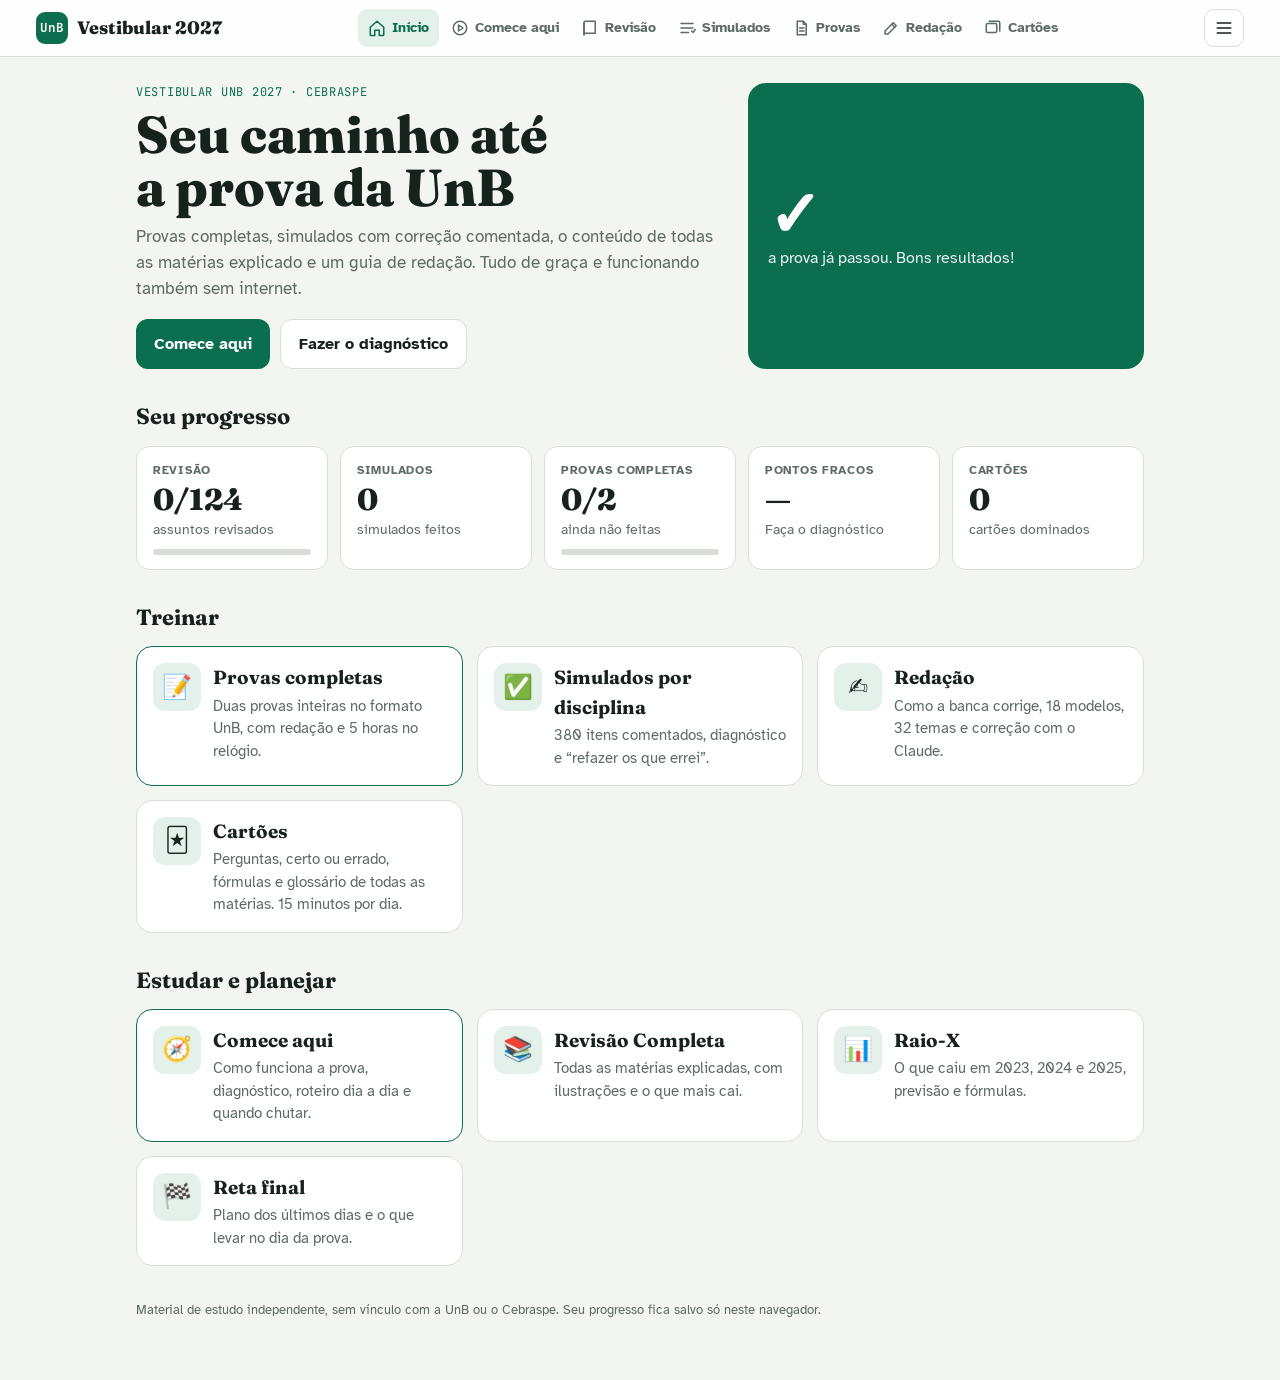
<file: index.html>
<!doctype html>
<html lang="pt-BR">
<head>
<meta charset="utf-8">
<meta name="viewport" content="width=device-width, initial-scale=1, viewport-fit=cover">
<style>[hidden]{display:none!important}</style>
<title>Revisão Vestibular UnB</title>
<meta name="description" content="Provas completas, simulados, revisão de todo o conteúdo e guia de redação para o Vestibular UnB.">
<meta name="theme-color" content="#0b6e4f">
<link rel="manifest" href="manifest.webmanifest">
<link rel="icon" href="assets/icon.svg" type="image/svg+xml">
<link rel="stylesheet" href="assets/site.css">
<link rel="preconnect" href="https://fonts.googleapis.com">
<link rel="stylesheet" href="https://fonts.googleapis.com/css2?family=Fraunces:opsz,wght@9..144,600;9..144,800&family=Atkinson+Hyperlegible:wght@400;700&family=JetBrains+Mono:wght@500&display=swap">
<style>
/* Layout: painel inicial. Herói com contagem, bloco "hoje" do roteiro, grade de progresso e grade de atalhos */
:root{--bg:#f3f5f1;--paper:#fff;--ink:#18221d;--muted:#5d6b63;--line:#d8ded8;--accent:#0b6e4f;--accent-soft:#e3f1ea;--ok:#0b7a3e;--bad:#b4442c;--warm:#a06d0c;
  --display:"Fraunces",Georgia,serif;--body:"Atkinson Hyperlegible",system-ui,sans-serif;--mono:"JetBrains Mono",ui-monospace,monospace}
@media (prefers-color-scheme:dark){:root:not([data-theme="light"]){--bg:#111814;--paper:#18211c;--ink:#e6ece8;--muted:#9aaaa1;--line:#2c3a33;--accent:#4fc79a;--accent-soft:#1b3328;--ok:#5fd38f;--bad:#f08a72;--warm:#e3b350;color-scheme:dark}}
:root[data-theme="dark"]{--bg:#111814;--paper:#18211c;--ink:#e6ece8;--muted:#9aaaa1;--line:#2c3a33;--accent:#4fc79a;--accent-soft:#1b3328;--ok:#5fd38f;--bad:#f08a72;--warm:#e3b350;color-scheme:dark}
*{box-sizing:border-box}
body{margin:0;background:var(--bg);color:var(--ink);font-family:var(--body);font-size:16px;line-height:1.55}
.wrap{max-width:1040px;margin:0 auto;padding:26px max(16px,env(safe-area-inset-right,0px)) 60px max(16px,env(safe-area-inset-left,0px))}
.hero{display:grid;grid-template-columns:minmax(0,1.5fr) minmax(0,1fr);gap:18px;align-items:stretch;margin-bottom:22px}
@media (max-width:760px){.hero{grid-template-columns:1fr}}
.hero h1{font-family:var(--display);font-weight:800;font-size:clamp(32px,6vw,52px);line-height:1.02;margin:6px 0 10px;text-wrap:balance}
.eyebrow{font-family:var(--mono);font-size:12px;color:var(--accent);letter-spacing:.06em;text-transform:uppercase}
.hero p{color:var(--muted);font-size:17px;margin:0 0 16px;max-width:56ch}
.count{background:var(--accent);color:var(--paper);border-radius:18px;padding:20px;display:flex;flex-direction:column;justify-content:center}
.count b{font-family:var(--display);font-size:64px;line-height:1}
.count span{font-size:16px;opacity:.92}
.btn{display:inline-flex;align-items:center;gap:8px;font:inherit;font-weight:700;background:var(--accent);color:var(--paper);border:0;border-radius:12px;padding:12px 18px;text-decoration:none}
.btn.ghost{background:var(--paper);color:var(--ink);border:1px solid var(--line)}
.btns{display:flex;flex-wrap:wrap;gap:10px}
.btn:focus-visible,a:focus-visible{outline:2px solid var(--accent);outline-offset:2px}
h2.sec{font-family:var(--display);font-weight:700;font-size:22px;margin:30px 0 12px}
.today{background:var(--paper);border:1px solid var(--line);border-left:5px solid var(--accent);border-radius:0 16px 16px 0;padding:16px 18px}
.today h3{font-family:var(--display);font-size:20px;margin:0 0 6px}
.today ul{margin:0;padding-left:20px}.today li{margin-bottom:5px}.today li.ok{color:var(--muted);text-decoration:line-through}
.today a{color:var(--accent);font-weight:700}
.stats{display:grid;grid-template-columns:repeat(auto-fit,minmax(min(100%,190px),1fr));gap:12px}
.stat{background:var(--paper);border:1px solid var(--line);border-radius:14px;padding:14px 16px;text-decoration:none;color:inherit;display:flex;flex-direction:column;gap:4px}
.stat:hover{border-color:var(--accent)}
.stat .k{font-size:12px;text-transform:uppercase;letter-spacing:.06em;color:var(--muted);font-weight:700}
.stat .v{font-family:var(--display);font-size:30px;font-weight:800;line-height:1.1}
.stat .s{font-size:13.5px;color:var(--muted)}
.stat i{display:block;height:6px;border-radius:3px;background:var(--line);overflow:hidden;margin-top:4px}.stat i b{display:block;height:100%;background:var(--accent)}
.tiles{display:grid;grid-template-columns:repeat(auto-fit,minmax(min(100%,280px),1fr));gap:14px}
a.tile{display:grid;grid-template-columns:48px 1fr;gap:12px;align-items:start;background:var(--paper);border:1px solid var(--line);border-radius:16px;padding:16px;color:inherit;text-decoration:none}
a.tile:hover{border-color:var(--accent);transform:translateY(-1px)}
a.tile .ic{display:grid;place-items:center;width:48px;height:48px;border-radius:12px;background:var(--accent-soft);font-size:24px}
a.tile h3{font-family:var(--display);font-size:19px;margin:0 0 2px}
a.tile p{margin:0;color:var(--muted);font-size:14.5px}
a.tile.main{border-color:var(--accent)}
footer{margin-top:34px;font-size:13px;color:var(--muted)}
@media (prefers-reduced-motion:no-preference){a.tile{transition:transform .15s,border-color .15s}}
</style>
</head>
<body>
<div class="wrap">
  <section class="hero">
    <div>
      <div class="eyebrow">Vestibular UnB 2027 · Cebraspe</div>
      <h1>Seu caminho até a prova da UnB</h1>
      <p>Provas completas, simulados com correção comentada, o conteúdo de todas as matérias explicado e um guia de redação. Tudo de graça e funcionando também sem internet.</p>
      <div class="btns" id="cta"></div>
    </div>
    <div class="count" id="count"><b id="days">—</b><span id="daysLbl">dias para a prova (21 e 22 de novembro)</span></div>
  </section>

  <div id="todayBox"></div>

  <h2 class="sec">Seu progresso</h2>
  <div class="stats" id="stats"></div>

  <h2 class="sec">Treinar</h2>
  <div class="tiles">
    <a class="tile main" href="prova.html"><span class="ic">📝</span><div><h3>Provas completas</h3><p>Duas provas inteiras no formato UnB, com redação e 5 horas no relógio.</p></div></a>
    <a class="tile" href="simulados.html"><span class="ic">✅</span><div><h3>Simulados por disciplina</h3><p>380 itens comentados, diagnóstico e “refazer os que errei”.</p></div></a>
    <a class="tile" href="redacao.html"><span class="ic">✍️</span><div><h3>Redação</h3><p>Como a banca corrige, 18 modelos, 32 temas e correção com o Claude.</p></div></a>
    <a class="tile" href="cartoes.html"><span class="ic">🃏</span><div><h3>Cartões</h3><p>Perguntas, certo ou errado, fórmulas e glossário de todas as matérias. 15 minutos por dia.</p></div></a>
  </div>
  <h2 class="sec">Estudar e planejar</h2>
  <div class="tiles">
    <a class="tile main" href="comece.html"><span class="ic">🧭</span><div><h3>Comece aqui</h3><p>Como funciona a prova, diagnóstico, roteiro dia a dia e quando chutar.</p></div></a>
    <a class="tile" href="revisao-completa.html"><span class="ic">📚</span><div><h3>Revisão Completa</h3><p>Todas as matérias explicadas, com ilustrações e o que mais cai.</p></div></a>
    <a class="tile" href="raio-x.html"><span class="ic">📊</span><div><h3>Raio-X</h3><p>O que caiu em 2023, 2024 e 2025, previsão e fórmulas.</p></div></a>
    <a class="tile" href="revisao-final.html"><span class="ic">🏁</span><div><h3>Reta final</h3><p>Plano dos últimos dias e o que levar no dia da prova.</p></div></a>
  </div>
  <footer>Material de estudo independente, sem vínculo com a UnB ou o Cebraspe. Seu progresso fica salvo só neste navegador.</footer>
</div>
<script src="assets/site.js"></script>
<script src="rev-base.js"></script><script src="rev-linguagens.js"></script><script src="rev-humanas.js"></script><script src="rev-comunicacao.js"></script><script src="rev-exatas.js"></script>
<script>
const L=SITE.ls;
/* contagem */
const exam=new Date(2026,10,21);const now=new Date();now.setHours(0,0,0,0);const d=Math.round((exam-now)/86400000);
document.getElementById("days").textContent=d>0?d:d===0||d===-1?"Hoje":"✓";
document.getElementById("daysLbl").textContent=d>1?"dias para a prova (21 e 22 de novembro)":d===1?"dia para a prova. Revisão leve e durma cedo!":d>=-1?"é dia de prova. Boa sorte!":"a prova já passou. Bons resultados!";
/* roteiro de hoje */
const R=L("roteiro",null);const dg=L("diag",null);
document.getElementById("cta").innerHTML=R?`<a class="btn" href="comece.html#roteiro">Ver meu roteiro</a><a class="btn ghost" href="prova.html">Fazer uma prova</a>`:`<a class="btn" href="comece.html">Comece aqui</a><a class="btn ghost" href="simulados.html#diagnostico">Fazer o diagnóstico</a>`;
if(R){const i=Math.min(R.plan.length-1,Math.max(0,Math.round((now-new Date(R.cfg.start))/86400000)));const day=R.plan[i];
  const done=day.t.filter((t,j)=>R.done[i+"-"+j]).length;
  document.getElementById("todayBox").innerHTML=`<div class="today"><div class="eyebrow">Hoje no seu roteiro · ${done} de ${day.t.length} feitas</div><h3>${day.title}</h3><ul>${day.t.map((t,j)=>`<li class="${R.done[i+"-"+j]?"ok":""}">${t[0]}</li>`).join("")}</ul><p style="margin:8px 0 0;font-size:14px"><a href="comece.html#roteiro">Marcar tarefas e ver os outros dias →</a></p></div>`;}
/* progresso */
const rev=L("rev-completa",{});const nRev=Object.values(rev).filter(Boolean).length;const TOT=REV.reduce((a,x)=>a+x.discs.reduce((b,d)=>b+d.topics.length,0),0);
const hist=L("sim-hist",{});const nSim=Object.keys(hist).length;const nErr=Object.keys(L("sim-erros",{})).length;
const ph=L("prova-hist",{});const nProva=Object.keys(ph).length;const bestP=Object.values(ph).map(x=>x.best);
const cards=Object.keys(L("cards-ok",{})).length;
let weak="Faça o diagnóstico";
if(dg){const w=Object.entries(dg.per).map(([id,p])=>[p.name,(p.ok-p.bad)/p.tot]).sort((a,b)=>a[1]-b[1]);weak=w.slice(0,2).map(x=>x[0]).join(" e ");}
const S=[
 ["Revisão",`${nRev}/${TOT}`,"assuntos revisados","revisao-completa.html",nRev/TOT],
 ["Simulados",nSim,nErr?`feitos · ${nErr} itens para refazer`:"simulados feitos","simulados.html",null],
 ["Provas completas",`${nProva}/2`,bestP.length?`melhor saldo ${Math.max(...bestP)}`:"ainda não feitas","prova.html",nProva/2],
 ["Pontos fracos",dg?"":"—",weak,dg?"comece.html#diagnostico":"simulados.html#diagnostico",null],
 ["Cartões",cards,"cartões dominados","cartoes.html",null]];
document.getElementById("stats").innerHTML=S.map(([k,v,s,h,p])=>`<a class="stat" href="${h}"><span class="k">${k}</span>${v!==""?`<span class="v">${v}</span>`:""}<span class="s"${v===""?' style="font-size:16px;color:var(--ink);font-weight:700"':""}>${s}</span>${p!=null?`<i><b style="width:${Math.round(p*100)}%"></b></i>`:""}</a>`).join("");
</script>
</body>
</html>
</file>
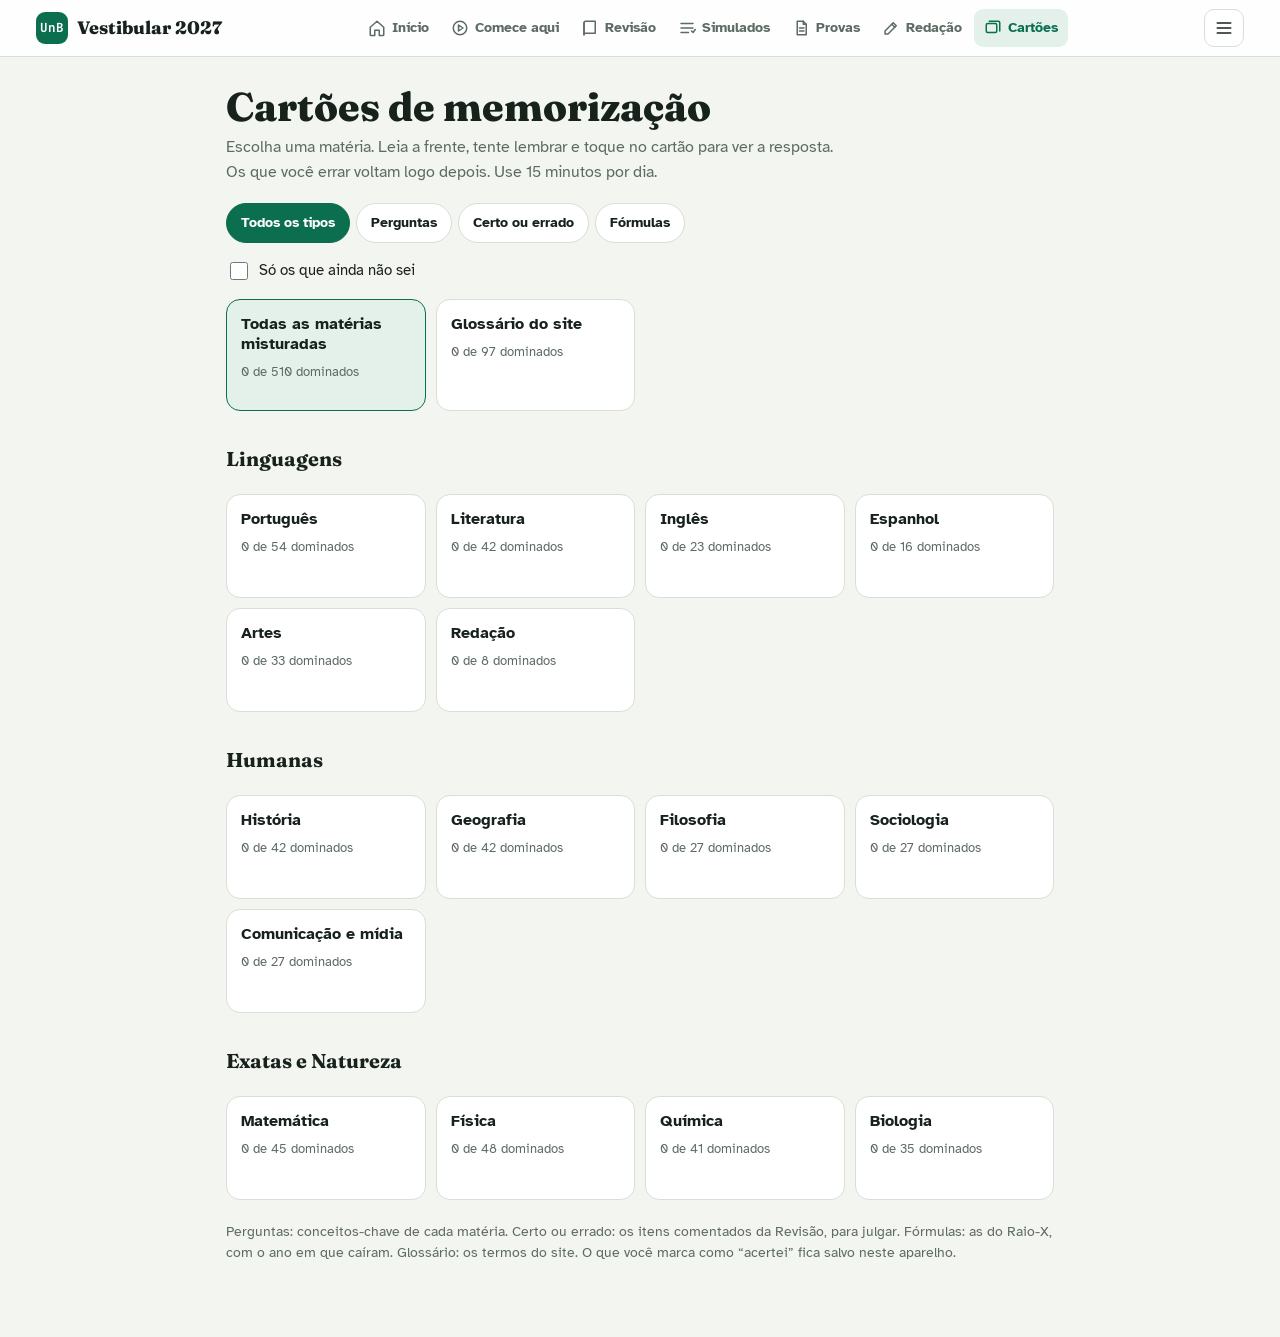
<file: cartoes.html>
<!doctype html>
<html lang="pt-BR">
<head>
<meta charset="utf-8">
<meta name="viewport" content="width=device-width, initial-scale=1, viewport-fit=cover">
<style>[hidden]{display:none!important}</style>
<title>Cartões UnB</title>
<link rel="manifest" href="manifest.webmanifest">
<link rel="icon" href="assets/icon.svg" type="image/svg+xml">
<meta name="theme-color" content="#0b6e4f">
<link rel="stylesheet" href="assets/site.css">
<link rel="preconnect" href="https://fonts.googleapis.com">
<link rel="stylesheet" href="https://fonts.googleapis.com/css2?family=Fraunces:opsz,wght@9..144,600;9..144,800&family=Atkinson+Hyperlegible:wght@400;700&family=JetBrains+Mono:wght@500&display=swap">
<style>
/* Layout: cartões de memorização. Tela 1: grade de matérias com progresso e filtro de tipo.
   Tela 2: um cartão grande que vira ao toque (ou botões Certo/Errado nos itens de julgamento) e os botões Errei/Acertei. */
:root{--bg:#f3f5f1;--paper:#fff;--ink:#18221d;--muted:#5d6b63;--line:#d8ded8;--accent:#0b6e4f;--accent-soft:#e3f1ea;--ok:#0b7a3e;--bad:#b4442c;
  --display:"Fraunces",Georgia,serif;--body:"Atkinson Hyperlegible",system-ui,sans-serif;--mono:"JetBrains Mono",ui-monospace,monospace}
@media (prefers-color-scheme:dark){:root:not([data-theme="light"]){--bg:#111814;--paper:#18211c;--ink:#e6ece8;--muted:#9aaaa1;--line:#2c3a33;--accent:#4fc79a;--accent-soft:#1b3328;--ok:#5fd38f;--bad:#f08a72;color-scheme:dark}}
:root[data-theme="dark"]{--bg:#111814;--paper:#18211c;--ink:#e6ece8;--muted:#9aaaa1;--line:#2c3a33;--accent:#4fc79a;--accent-soft:#1b3328;--ok:#5fd38f;--bad:#f08a72;color-scheme:dark}
*{box-sizing:border-box}
body{margin:0;background:var(--bg);color:var(--ink);font-family:var(--body);font-size:16px;line-height:1.55}
.wrap{max-width:860px;margin:0 auto;padding:24px max(16px,env(safe-area-inset-right,0px)) 60px max(16px,env(safe-area-inset-left,0px))}
h1{font-family:var(--display);font-weight:800;font-size:clamp(28px,5vw,40px);margin:4px 0 6px;line-height:1.1}
.lead{color:var(--muted);margin:0 0 18px;max-width:62ch}
.types{display:flex;gap:6px;overflow-x:auto;scrollbar-width:none;margin:0 0 14px;padding-bottom:2px}
.types::-webkit-scrollbar{display:none}
.types button{flex:none;font:inherit;font-size:14px;font-weight:700;border:1px solid var(--line);background:var(--paper);color:var(--ink);border-radius:999px;padding:0 14px;min-height:40px;cursor:pointer}
.types button[aria-pressed="true"]{background:var(--accent);border-color:var(--accent);color:var(--paper)}
.opt{display:flex;align-items:center;gap:8px;font-size:14.5px;margin:0 0 16px;cursor:pointer}
.opt input{width:18px;height:18px;accent-color:var(--accent)}
.grid{display:grid;grid-template-columns:repeat(auto-fill,minmax(180px,1fr));gap:10px}
.deck{display:flex;flex-direction:column;gap:8px;text-align:left;font:inherit;color:inherit;background:var(--paper);border:1px solid var(--line);border-radius:14px;padding:14px;cursor:pointer;min-height:104px}
.deck:hover{border-color:var(--accent)}
.deck b{font-size:16px;line-height:1.25}
.deck small{color:var(--muted);font-size:13px}
.deck .pb{height:6px;background:var(--line);border-radius:3px;overflow:hidden;margin-top:auto}.deck .pb i{display:block;height:100%;background:var(--accent)}
.deck.all{background:var(--accent-soft);border-color:var(--accent)}
.deck[disabled]{opacity:.5;cursor:not-allowed}
.sec{font-family:var(--display);font-size:20px;margin:22px 0 10px}
/* estudo */
.top{display:flex;align-items:center;justify-content:space-between;gap:10px;margin-bottom:10px}
.back{font:inherit;font-weight:700;font-size:14.5px;background:none;border:1px solid var(--line);color:var(--ink);border-radius:10px;padding:0 14px;min-height:40px;cursor:pointer}
.stats{font-family:var(--mono);font-size:13px;color:var(--muted);text-align:right}
.bar{height:6px;background:var(--line);border-radius:3px;overflow:hidden;margin-bottom:14px}.bar b{display:block;height:100%;background:var(--accent);width:0;transition:width .2s}
.card{min-height:280px;background:var(--paper);border:1px solid var(--line);border-radius:20px;padding:26px 22px;display:flex;flex-direction:column;justify-content:center;align-items:center;text-align:center;box-shadow:0 2px 0 var(--line);user-select:none}
.card.flip{cursor:pointer}
.card:focus-visible{outline:2px solid var(--accent);outline-offset:3px}
.card .tag{font-family:var(--mono);font-size:12px;color:var(--accent);text-transform:uppercase;letter-spacing:.06em;margin-bottom:12px}
.card .front{font-family:var(--display);font-size:clamp(21px,4.4vw,29px);font-weight:700;line-height:1.25;max-width:30ch}
.card .front.long{font-family:var(--body);font-size:clamp(17px,3.6vw,20px);font-weight:400;line-height:1.5;max-width:52ch}
.card .backtxt{margin-top:18px;font-size:17px;max-width:54ch;line-height:1.55}
.card .backtxt code{display:block;font-family:var(--mono);font-size:clamp(15px,3.5vw,19px);background:var(--bg);border-radius:10px;padding:10px 12px;margin-bottom:10px;color:var(--ink)}
.card .backtxt small{display:block;color:var(--muted);font-size:14px;margin-top:6px}
.card .verdict{font-weight:700;font-size:18px;margin-top:16px}
.card .verdict.ok{color:var(--ok)}.card .verdict.bad{color:var(--bad)}
.card .hint{margin-top:18px;font-size:13.5px;color:var(--muted)}
.ans{display:grid;grid-template-columns:1fr 1fr;gap:10px;margin-top:14px}
.ans button{font:inherit;font-weight:700;font-size:16px;border-radius:14px;min-height:54px;padding:0 14px;cursor:pointer;border:2px solid}
.ans .no{background:var(--paper);color:var(--bad);border-color:var(--bad)}
.ans .yes{background:var(--ok);color:#fff;border-color:var(--ok)}
.ans .neutral{background:var(--paper);color:var(--ink);border-color:var(--line)}
.ans .wide{grid-column:1/-1}
.keys{font-size:12.5px;color:var(--muted);text-align:center;margin-top:10px}
@media (pointer:coarse){.keys{display:none}}
.done{text-align:center}
.done b{font-family:var(--display);font-size:26px;display:block;margin-bottom:6px}
.note{font-size:13.5px;color:var(--muted);margin-top:22px}
</style>
</head>
<body>
<div class="wrap">
  <section id="pick">
    <h1>Cartões de memorização</h1>
    <p class="lead">Escolha uma matéria. Leia a frente, tente lembrar e toque no cartão para ver a resposta. Os que você errar voltam logo depois. Use 15 minutos por dia.</p>
    <div class="types" role="group" aria-label="Tipo de cartão" id="types"></div>
    <label class="opt"><input type="checkbox" id="onlyNew"> Só os que ainda não sei</label>
    <div class="grid" id="decks"></div>
    <p class="note">Perguntas: conceitos-chave de cada matéria. Certo ou errado: os itens comentados da Revisão, para julgar. Fórmulas: as do Raio-X, com o ano em que caíram. Glossário: os termos do site. O que você marca como “acertei” fica salvo neste aparelho.</p>
  </section>
  <section id="study" hidden>
    <div class="top"><button class="back" id="backBtn">← Matérias</button><div class="stats"><div id="sTitle"></div><span id="sLeft"></span> · <span id="sKnown"></span></div></div>
    <div class="bar"><b id="sBar"></b></div>
    <div id="stage"></div>
    <p class="keys">Teclado: espaço vira o cartão · ← errei · → acertei</p>
  </section>
</div>
<script src="assets/site.js"></script>
<script src="raiox-dados.js"></script>
<script src="cartoes-dados.js"></script>
<script src="rev-comunicacao.js"></script>
<script src="rev-mais-linguagens.js"></script>
<script src="rev-mais-humanas.js"></script>
<script src="rev-mais-exatas.js"></script>
<script>
function load(k,d){try{const v=localStorage.getItem(k);return v?JSON.parse(v):d}catch(e){return d}}
function save(k,v){try{localStorage.setItem(k,JSON.stringify(v))}catch(e){}}
/* ---------- montagem de todos os cartões ----------
   tipo: q (pergunta), ce (certo ou errado), f (fórmula), g (glossário). Os ids antigos de fórmulas e glossário foram mantidos. */
const NAME=Object.fromEntries(CARD_DISCS);NAME.glos="Glossário";
const FMAP={"Matemática":"mat","Física":"fis","Química":"qui","Biologia":"bio"};
const ALL=[];
Object.entries(CARDS).forEach(([d,list])=>list.forEach(([f,b])=>ALL.push({id:"c-"+d+"-"+f,disc:d,type:"q",front:f,back:b})));
Object.entries(FORMS).forEach(([dn,list])=>list.forEach(([p,n,f,w])=>ALL.push({id:"f-"+dn+"-"+n,disc:FMAP[dn]||"mat",type:"f",front:n,back:`<code>${f}</code><small>Caiu em: ${w}</small>`})));
Object.entries(window.REV_MAIS||{}).forEach(([k,v])=>{const d=k.split("-")[0];(v.itens||[]).forEach(([a,g,j],i)=>ALL.push({id:"ce-"+k+"-"+i,disc:d,type:"ce",front:a,g,back:j}));});
Object.entries(SITE.GLOSS).forEach(([k,v])=>ALL.push({id:"g-"+k,disc:"glos",type:"g",front:k.charAt(0).toUpperCase()+k.slice(1),back:v}));
const TYPES=[["","Todos os tipos"],["q","Perguntas"],["ce","Certo ou errado"],["f","Fórmulas"]];
let type=load("cards-type",""),known=load("cards-ok",{}),deck=null,queue=[],cur=null,flipped=false,answered=null;
if(!TYPES.some(t=>t[0]===type))type="";
const onlyNew=document.getElementById("onlyNew");
function pool(d){return ALL.filter(c=>(d==="all"?c.disc!=="glos":c.disc===d)&&(d==="glos"||!type||c.type===type));}
function renderPick(){
  document.getElementById("types").innerHTML=TYPES.map(([k,t])=>`<button data-t="${k}" aria-pressed="${k===type}">${t}</button>`).join("");
  const tile=(d,label,cls)=>{const p=pool(d),k=p.filter(c=>known[c.id]).length;
    return `<button class="deck ${cls||""}" data-d="${d}" ${p.length?"":"disabled"}><b>${label}</b><small>${p.length?`${k} de ${p.length} dominados`:"sem cartões deste tipo"}</small><span class="pb"><i style="width:${p.length?k/p.length*100:0}%"></i></span></button>`;};
  const groups=[["Linguagens",["port","lit","ingl","esp","artes","red"]],["Humanas",["hist","geo","filo","soc","midia"]],["Exatas e Natureza",["mat","fis","qui","bio"]]];
  document.getElementById("decks").innerHTML=tile("all","Todas as matérias misturadas","all")+tile("glos","Glossário do site")+
    groups.map(([g,ds])=>`<h2 class="sec" style="grid-column:1/-1">${g}</h2>`+ds.map(d=>tile(d,NAME[d])).join("")).join("");
}
document.getElementById("types").addEventListener("click",e=>{const b=e.target.closest("[data-t]");if(!b)return;type=b.dataset.t;save("cards-type",type);renderPick();});
document.getElementById("decks").addEventListener("click",e=>{const b=e.target.closest("[data-d]");if(!b||b.disabled)return;start(b.dataset.d);});
function shuffle(a){for(let i=a.length-1;i>0;i--){const j=Math.floor(Math.random()*(i+1));[a[i],a[j]]=[a[j],a[i]];}return a;}
function start(d){deck=d;let c=pool(d);if(onlyNew.checked)c=c.filter(x=>!known[x.id]);queue=shuffle(c.slice());
  document.getElementById("pick").hidden=true;document.getElementById("study").hidden=false;
  document.getElementById("sTitle").textContent=(d==="all"?"Todas as matérias":NAME[d])+(type&&d!=="glos"?" · "+TYPES.find(t=>t[0]===type)[1]:"");
  window.scrollTo(0,0);next();}
function back(){document.getElementById("study").hidden=true;document.getElementById("pick").hidden=false;cur=null;renderPick();}
document.getElementById("backBtn").onclick=back;
function stats(){const all=pool(deck);const k=all.filter(x=>known[x.id]).length;
  document.getElementById("sLeft").textContent=`${queue.length+(cur?1:0)} na fila`;document.getElementById("sKnown").textContent=`${k} de ${all.length} dominados`;
  document.getElementById("sBar").style.width=(all.length?k/all.length*100:0)+"%";}
function next(){cur=queue.shift()||null;flipped=false;answered=null;draw();}
function mark(ok){if(ok){known[cur.id]=1;}else{delete known[cur.id];queue.splice(Math.min(3,queue.length),0,cur);}save("cards-ok",known);next();}
const TAG={q:"Pergunta",ce:"Certo ou errado?",f:"Fórmula",g:"Glossário"};
function draw(){const st=document.getElementById("stage");stats();
  if(!cur){st.innerHTML=`<div class="card done"><b>Baralho concluído</b>Volte amanhã ou marque “Só os que ainda não sei” para revisar o que falta.<div class="ans" style="width:100%"><button class="yes" id="again">Embaralhar de novo</button><button class="neutral" id="toPick">Outra matéria</button></div></div>`;
    document.getElementById("again").onclick=()=>start(deck);document.getElementById("toPick").onclick=back;return;}
  const long=cur.front.length>70;const tag=`${TAG[cur.type]} · ${NAME[cur.disc]||""}`;
  if(cur.type==="ce"){
    if(answered===null){st.innerHTML=`<div class="card" id="cd" tabindex="0"><div class="tag">${tag}</div><div class="front long">${cur.front}</div><div class="hint">Julgue o item</div></div>
      <div class="ans"><button class="neutral" id="jc">Certo</button><button class="neutral" id="je">Errado</button></div>`;
      document.getElementById("jc").onclick=()=>{answered="C";draw();};document.getElementById("je").onclick=()=>{answered="E";draw();};return;}
    const ok=answered===cur.g;
    st.innerHTML=`<div class="card" tabindex="0"><div class="tag">${tag}</div><div class="front long">${cur.front}</div>
      <div class="verdict ${ok?"ok":"bad"}">${ok?"✓ Você acertou":"✗ Você errou"}: o item está ${cur.g==="C"?"CERTO":"ERRADO"}.</div><div class="backtxt">${cur.back}</div></div>
      <div class="ans"><button class="${ok?"yes":"no"} wide" id="go">${ok?"Próximo":"Próximo (este volta depois)"}</button></div>`;
    const g=document.getElementById("go");g.onclick=()=>mark(ok);g.focus();return;}
  st.innerHTML=`<div class="card flip" id="cd" tabindex="0" role="button" aria-label="Virar o cartão"><div class="tag">${tag}</div><div class="front${long?" long":""}">${cur.front}</div>${flipped?`<div class="backtxt">${cur.back}</div>`:`<div class="hint">Toque para ver a resposta</div>`}</div>
   ${flipped?`<div class="ans"><button class="no" id="no">Errei</button><button class="yes" id="yes">Acertei</button></div>`:""}`;
  const cd=document.getElementById("cd");cd.onclick=()=>{if(!flipped){flipped=true;draw();}};
  if(flipped){document.getElementById("no").onclick=()=>mark(false);const y=document.getElementById("yes");y.onclick=()=>mark(true);y.focus();}
  else cd.focus({preventScroll:true});}
document.addEventListener("keydown",e=>{if(document.getElementById("study").hidden||!cur||e.target.closest("input,textarea"))return;
  if(cur.type==="ce"){if(answered===null){if(e.key==="c"||e.key==="C")document.getElementById("jc").click();if(e.key==="e"||e.key==="E")document.getElementById("je").click();}return;}
  if(!flipped&&(e.key===" "||e.key==="Enter")){e.preventDefault();flipped=true;draw();return;}
  if(flipped&&(e.key==="ArrowLeft"||e.key==="1"))document.getElementById("no").click();
  if(flipped&&(e.key==="ArrowRight"||e.key==="2"))document.getElementById("yes").click();});
renderPick();
</script>
</body>
</html>
</file>
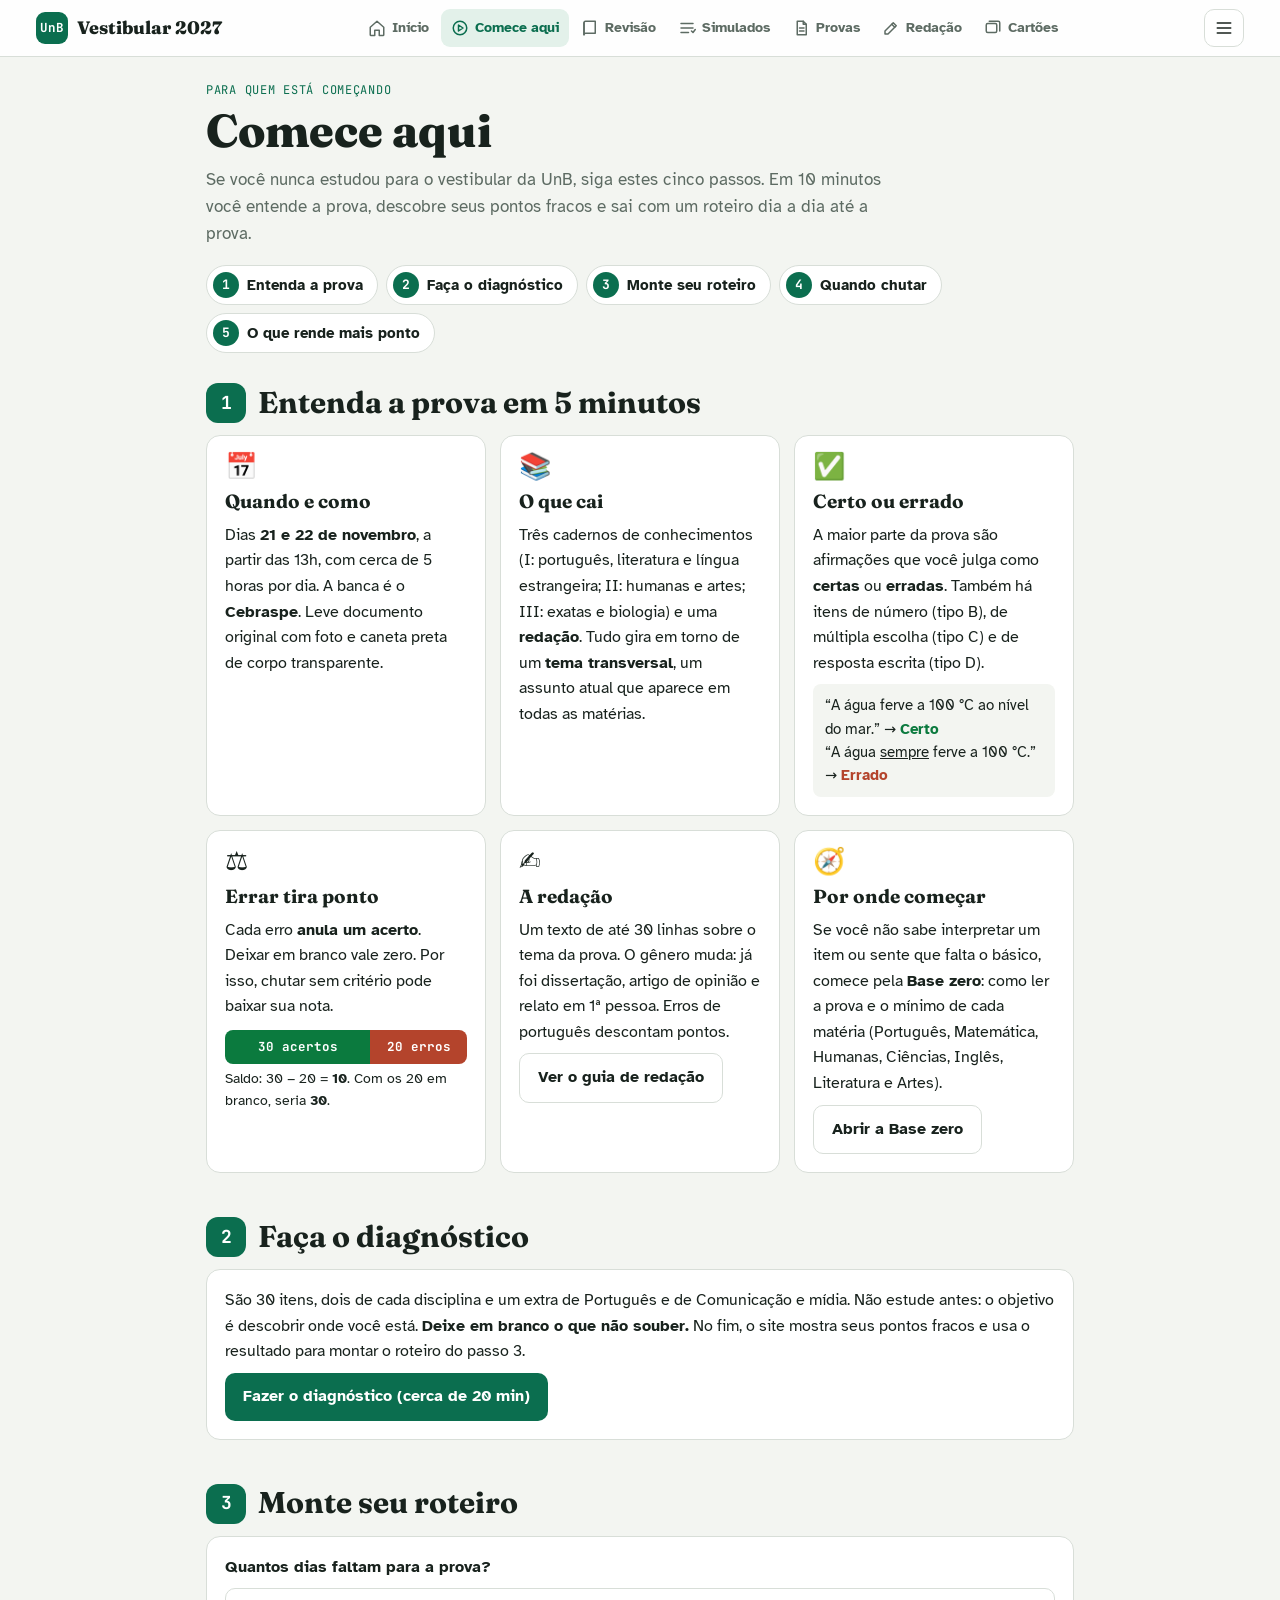
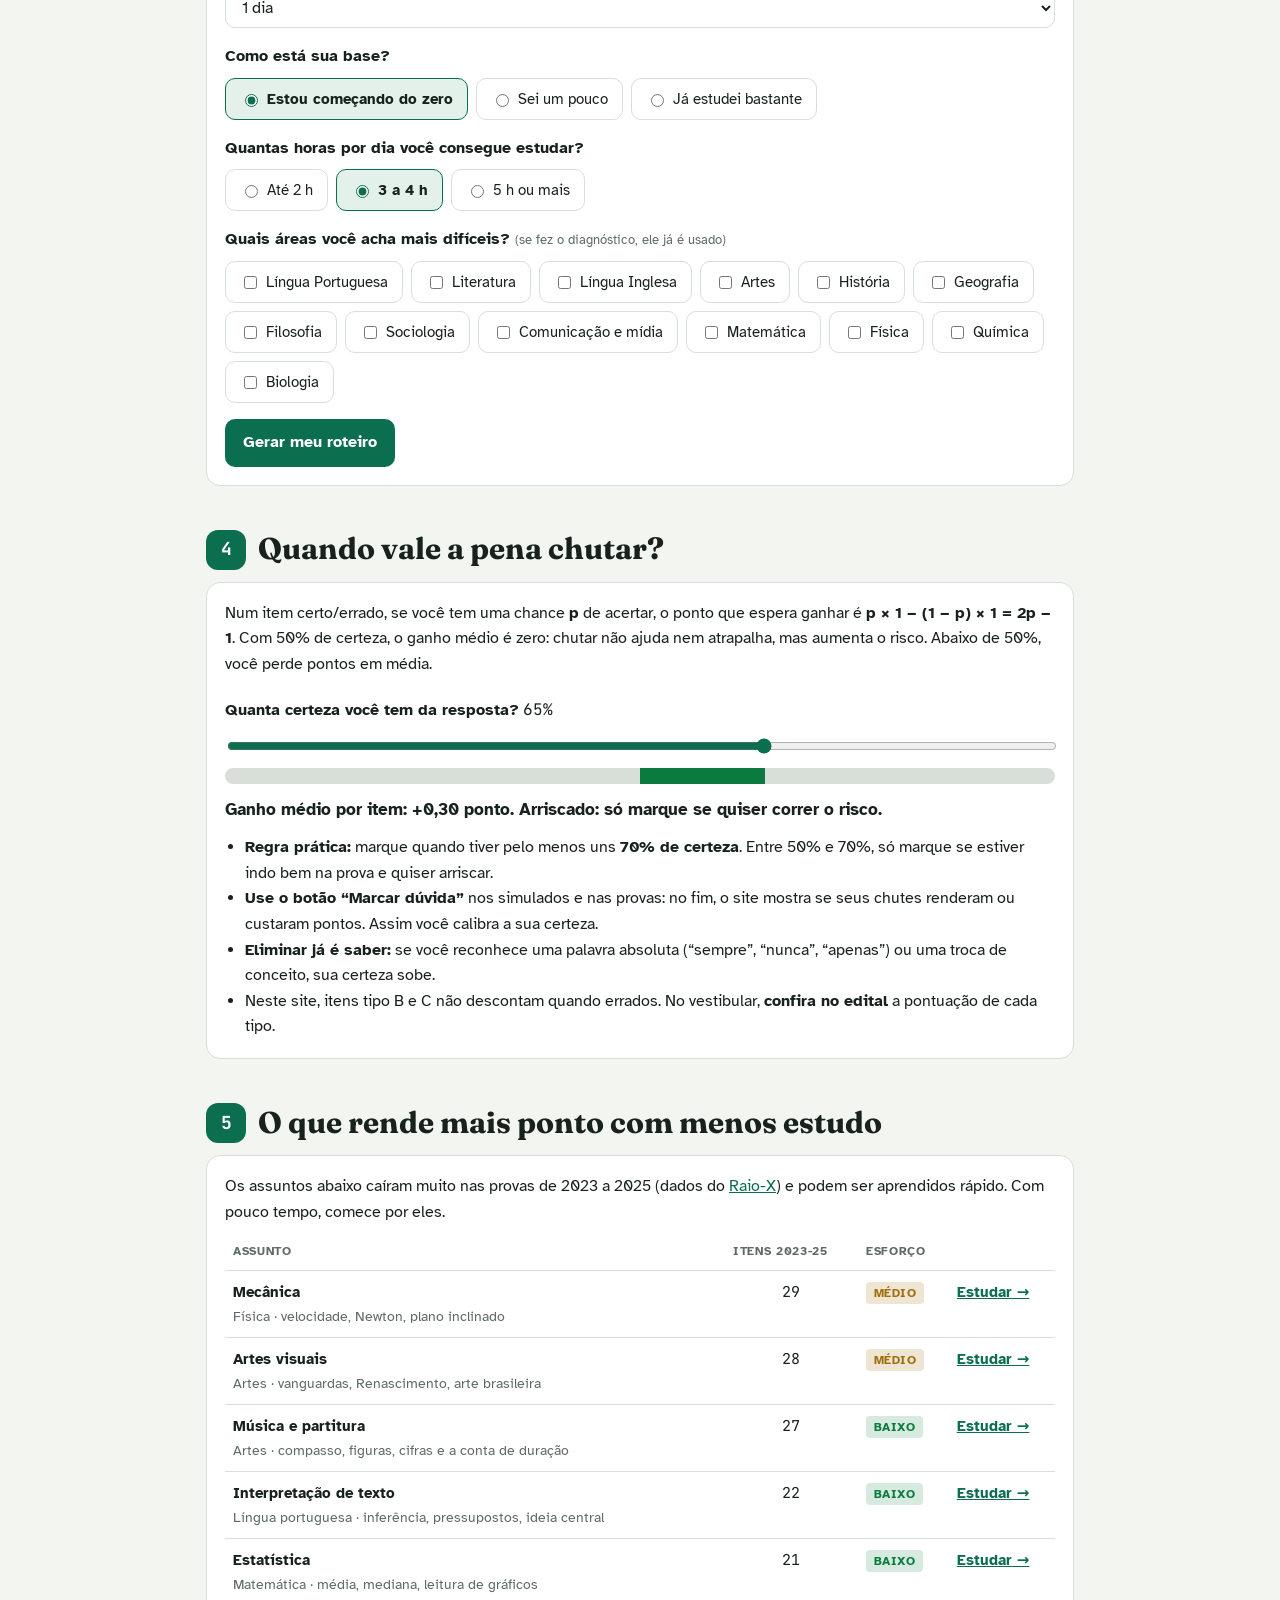
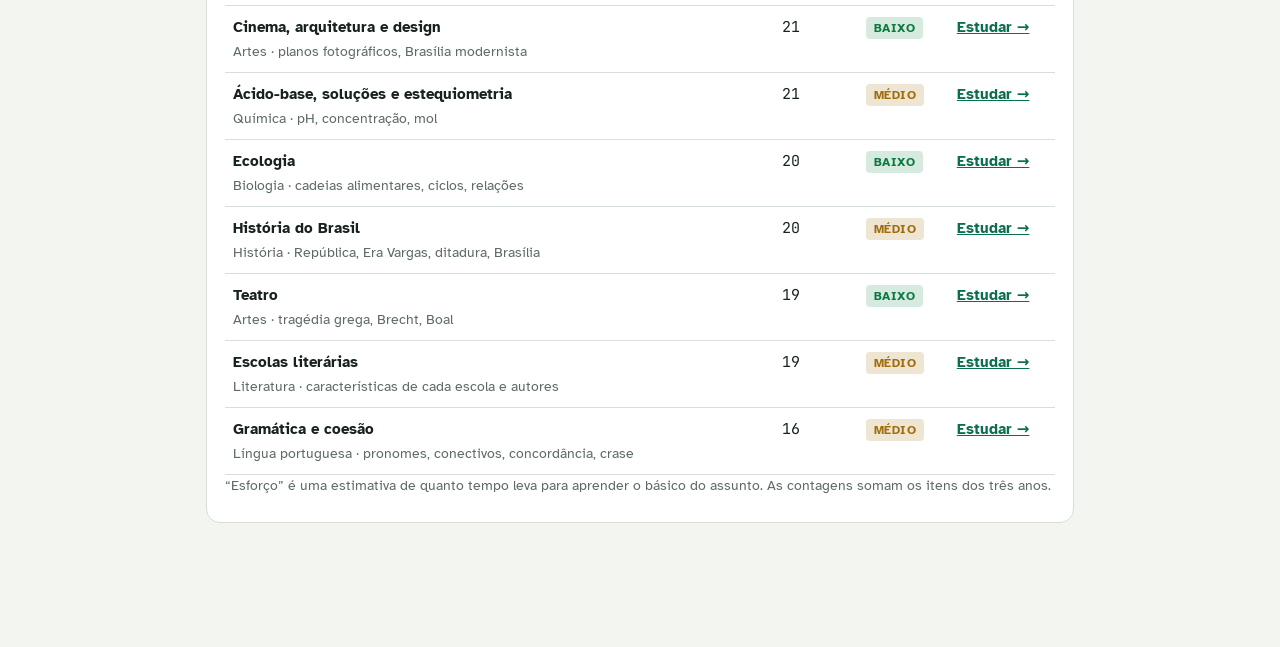
<file: comece.html>
<!doctype html>
<html lang="pt-BR">
<head>
<meta charset="utf-8">
<meta name="viewport" content="width=device-width, initial-scale=1, viewport-fit=cover">
<style>[hidden]{display:none!important}img{max-width:100%}</style>
<title>Comece Aqui</title>
<link rel="manifest" href="manifest.webmanifest">
<link rel="icon" href="assets/icon.svg" type="image/svg+xml">
<meta name="theme-color" content="#0b6e4f">
<link rel="stylesheet" href="assets/site.css">
<link rel="preconnect" href="https://fonts.googleapis.com">
<link rel="stylesheet" href="https://fonts.googleapis.com/css2?family=Fraunces:opsz,wght@9..144,600;9..144,800&family=Atkinson+Hyperlegible:wght@400;700&family=JetBrains+Mono:wght@500&display=swap">
<style>
/* Layout: página de entrada para iniciantes. Passos numerados em coluna de leitura, cartões, roteiro gerado e calculadora de chute */
:root{
  --bg:#f3f5f1; --paper:#ffffff; --ink:#18221d; --muted:#5d6b63; --line:#d8ded8;
  --accent:#0b6e4f; --accent-soft:#e3f1ea; --ok:#0b7a3e; --bad:#b4442c; --warm:#a06d0c;
  --display:"Fraunces",Georgia,serif; --body:"Atkinson Hyperlegible",system-ui,sans-serif; --mono:"JetBrains Mono",ui-monospace,monospace;
}
@media (prefers-color-scheme:dark){:root:not([data-theme="light"]){--bg:#111814;--paper:#18211c;--ink:#e6ece8;--muted:#9aaaa1;--line:#2c3a33;--accent:#4fc79a;--accent-soft:#1b3328;--ok:#5fd38f;--bad:#f08a72;--warm:#e3b350;color-scheme:dark}}
:root[data-theme="dark"]{--bg:#111814;--paper:#18211c;--ink:#e6ece8;--muted:#9aaaa1;--line:#2c3a33;--accent:#4fc79a;--accent-soft:#1b3328;--ok:#5fd38f;--bad:#f08a72;--warm:#e3b350;color-scheme:dark}
*{box-sizing:border-box}
body{margin:0;background:var(--bg);color:var(--ink);font-family:var(--body);font-size:16px;line-height:1.6}
.wrap{max-width:900px;margin:0 auto;padding:24px max(16px,env(safe-area-inset-right,0px)) 80px max(16px,env(safe-area-inset-left,0px))}
.eyebrow{font-family:var(--mono);font-size:12px;color:var(--accent);letter-spacing:.06em;text-transform:uppercase}
h1{font-family:var(--display);font-weight:800;font-size:clamp(30px,6vw,46px);line-height:1.08;margin:6px 0 10px;text-wrap:balance}
.lead{color:var(--muted);font-size:17px;max-width:62ch;margin:0 0 18px}
.steps-nav{display:flex;flex-wrap:wrap;gap:8px;margin:0 0 30px}
.steps-nav a{display:flex;align-items:center;gap:8px;text-decoration:none;color:var(--ink);background:var(--paper);border:1px solid var(--line);border-radius:999px;padding:6px 14px 6px 6px;font-size:14.5px;font-weight:700}
.steps-nav a b{display:grid;place-items:center;width:26px;height:26px;border-radius:50%;background:var(--accent);color:var(--paper);font-family:var(--mono);font-size:13px}
.steps-nav a:hover{border-color:var(--accent)}
section.step{margin:0 0 44px;scroll-margin-top:70px}
.sh{display:flex;align-items:center;gap:12px;margin-bottom:12px}
.sh b{display:grid;place-items:center;width:40px;height:40px;border-radius:12px;background:var(--accent);color:var(--paper);font-family:var(--mono);font-size:18px;flex:none}
.sh h2{font-family:var(--display);font-weight:700;font-size:clamp(23px,4vw,30px);margin:0;line-height:1.15}
.card{background:var(--paper);border:1px solid var(--line);border-radius:14px;padding:18px}
.grid{display:grid;grid-template-columns:repeat(auto-fit,minmax(min(100%,250px),1fr));gap:14px}
.card h3{font-family:var(--display);font-size:19px;margin:0 0 6px}
.card p{margin:0 0 8px}
.card .ic{font-size:26px;line-height:1;margin-bottom:6px}
.ex{font-size:14.5px;background:var(--bg);border-radius:8px;padding:10px 12px;margin-top:6px}
.ex .c{color:var(--ok);font-weight:700}.ex .e{color:var(--bad);font-weight:700}
.btn{display:inline-flex;align-items:center;gap:8px;font:inherit;font-weight:700;background:var(--accent);color:var(--paper);border:0;border-radius:10px;padding:11px 18px;cursor:pointer;text-decoration:none}
.btn.ghost{background:var(--paper);color:var(--ink);border:1px solid var(--line)}
.btn:focus-visible,a:focus-visible,button:focus-visible,input:focus-visible,select:focus-visible{outline:2px solid var(--accent);outline-offset:2px}
.saldo{display:flex;height:34px;border-radius:8px;overflow:hidden;margin:10px 0 4px;font-family:var(--mono);font-size:12.5px;font-weight:700;color:#fff}
.saldo span{display:grid;place-items:center}
.form{display:grid;gap:16px}
.q{display:grid;gap:8px}
.q>span{font-weight:700}
.opts{display:flex;flex-wrap:wrap;gap:8px}
.opts label{display:inline-flex;align-items:center;gap:6px;border:1px solid var(--line);border-radius:10px;padding:8px 14px;cursor:pointer;background:var(--paper);font-size:15px}
.opts input{accent-color:var(--accent)}
.opts label:has(input:checked){border-color:var(--accent);background:var(--accent-soft);font-weight:700}
select{font:inherit;border:1px solid var(--line);border-radius:10px;padding:8px 12px;background:var(--paper);color:var(--ink)}
.day{border-left:4px solid var(--accent);background:var(--paper);border-radius:0 12px 12px 0;padding:14px 16px;margin-bottom:12px;border-top:1px solid var(--line);border-right:1px solid var(--line);border-bottom:1px solid var(--line)}
.day.last{border-left-color:var(--warm)}
.day h3{font-family:var(--display);font-size:19px;margin:0 0 2px}
.day .d{font-family:var(--mono);font-size:12.5px;color:var(--muted)}
.task{display:flex;gap:10px;align-items:flex-start;padding:7px 0;border-top:1px dashed var(--line);font-size:15px}
.task:first-of-type{border-top:0}
.task input{margin-top:5px;width:17px;height:17px;accent-color:var(--accent);flex:none}
.task input:checked+span{color:var(--muted);text-decoration:line-through}
.task a{color:var(--accent);font-weight:700}
.task small{display:block;color:var(--muted);font-size:13px}
.calc{display:grid;gap:12px}
input[type=range]{width:100%;accent-color:var(--accent)}
.meter{position:relative;height:16px;background:var(--line);border-radius:8px;overflow:hidden}
.meter i{position:absolute;top:0;bottom:0;left:50%;width:2px;background:var(--ink);opacity:.5}
.meter b{position:absolute;top:0;bottom:0}
.verdict{font-size:17px;font-weight:700}
table{width:100%;border-collapse:collapse;font-size:15px}
th,td{text-align:left;padding:9px 8px;border-bottom:1px solid var(--line);vertical-align:top}
th{font-size:11.5px;text-transform:uppercase;letter-spacing:.06em;color:var(--muted)}
td.n{font-family:var(--mono);text-align:center}
td a{color:var(--accent);font-weight:700}
.scroll{overflow-x:auto}
.pill{display:inline-block;font-size:11.5px;font-weight:700;border-radius:4px;padding:2px 8px;text-transform:uppercase;letter-spacing:.04em}
.e-baixo{background:color-mix(in srgb,var(--ok) 16%,transparent);color:var(--ok)}
.e-medio{background:color-mix(in srgb,var(--warm) 18%,transparent);color:var(--warm)}
.note{font-size:13.5px;color:var(--muted);margin-top:10px}
.weak li{margin-bottom:6px}
.weak a{color:var(--accent);font-weight:700}
</style>
</head>
<body>
<div class="wrap">
  <div class="eyebrow">Para quem está começando</div>
  <h1>Comece aqui</h1>
  <p class="lead">Se você nunca estudou para o vestibular da UnB, siga estes cinco passos. Em 10 minutos você entende a prova, descobre seus pontos fracos e sai com um roteiro dia a dia até a prova.</p>
  <nav class="steps-nav" aria-label="Passos">
    <a href="#prova"><b>1</b>Entenda a prova</a>
    <a href="#diagnostico"><b>2</b>Faça o diagnóstico</a>
    <a href="#roteiro"><b>3</b>Monte seu roteiro</a>
    <a href="#chute"><b>4</b>Quando chutar</a>
    <a href="#rende"><b>5</b>O que rende mais ponto</a>
  </nav>

  <section class="step" id="prova">
    <div class="sh"><b>1</b><h2>Entenda a prova em 5 minutos</h2></div>
    <div class="grid">
      <div class="card"><div class="ic">📅</div><h3>Quando e como</h3><p>Dias <b>21 e 22 de novembro</b>, a partir das 13h, com cerca de 5 horas por dia. A banca é o <b>Cebraspe</b>. Leve documento original com foto e caneta preta de corpo transparente.</p></div>
      <div class="card"><div class="ic">📚</div><h3>O que cai</h3><p>Três cadernos de conhecimentos (I: português, literatura e língua estrangeira; II: humanas e artes; III: exatas e biologia) e uma <b>redação</b>. Tudo gira em torno de um <b>tema transversal</b>, um assunto atual que aparece em todas as matérias.</p></div>
      <div class="card"><div class="ic">✅</div><h3>Certo ou errado</h3><p>A maior parte da prova são afirmações que você julga como <b>certas</b> ou <b>erradas</b>. Também há itens de número (tipo B), de múltipla escolha (tipo C) e de resposta escrita (tipo D).</p>
        <div class="ex">“A água ferve a 100 °C ao nível do mar.” → <span class="c">Certo</span><br>“A água <u>sempre</u> ferve a 100 °C.” → <span class="e">Errado</span></div></div>
      <div class="card"><div class="ic">⚖️</div><h3>Errar tira ponto</h3><p>Cada erro <b>anula um acerto</b>. Deixar em branco vale zero. Por isso, chutar sem critério pode baixar sua nota.</p>
        <div class="saldo" aria-hidden="true"><span style="flex:30;background:var(--ok)">30 acertos</span><span style="flex:20;background:var(--bad)">20 erros</span></div>
        <p style="font-size:14px;margin:0">Saldo: 30 − 20 = <b>10</b>. Com os 20 em branco, seria <b>30</b>.</p></div>
      <div class="card"><div class="ic">✍️</div><h3>A redação</h3><p>Um texto de até 30 linhas sobre o tema da prova. O gênero muda: já foi dissertação, artigo de opinião e relato em 1ª pessoa. Erros de português descontam pontos.</p><a class="btn ghost" href="redacao.html">Ver o guia de redação</a></div>
      <div class="card"><div class="ic">🧭</div><h3>Por onde começar</h3><p>Se você não sabe interpretar um item ou sente que falta o básico, comece pela <b>Base zero</b>: como ler a prova e o mínimo de cada matéria (Português, Matemática, Humanas, Ciências, Inglês, Literatura e Artes).</p><a class="btn ghost" href="revisao-completa.html#leitura">Abrir a Base zero</a></div>
    </div>
  </section>

  <section class="step" id="diagnostico">
    <div class="sh"><b>2</b><h2>Faça o diagnóstico</h2></div>
    <div class="card">
      <p>São 30 itens, dois de cada disciplina e um extra de Português e de Comunicação e mídia. Não estude antes: o objetivo é descobrir onde você está. <b>Deixe em branco o que não souber.</b> No fim, o site mostra seus pontos fracos e usa o resultado para montar o roteiro do passo 3.</p>
      <div id="diagOut"></div>
      <a class="btn" href="simulados.html#diagnostico" id="diagBtn">Fazer o diagnóstico (cerca de 20 min)</a>
    </div>
  </section>

  <section class="step" id="roteiro">
    <div class="sh"><b>3</b><h2>Monte seu roteiro</h2></div>
    <div class="card form">
      <div class="q"><span>Quantos dias faltam para a prova?</span><select id="fDias"></select></div>
      <div class="q"><span>Como está sua base?</span><div class="opts" id="fNivel">
        <label><input type="radio" name="nivel" value="zero"> Estou começando do zero</label>
        <label><input type="radio" name="nivel" value="alguma"> Sei um pouco</label>
        <label><input type="radio" name="nivel" value="boa"> Já estudei bastante</label></div></div>
      <div class="q"><span>Quantas horas por dia você consegue estudar?</span><div class="opts" id="fHoras">
        <label><input type="radio" name="horas" value="2"> Até 2 h</label>
        <label><input type="radio" name="horas" value="4"> 3 a 4 h</label>
        <label><input type="radio" name="horas" value="6"> 5 h ou mais</label></div></div>
      <div class="q"><span>Quais áreas você acha mais difíceis? <small style="font-weight:400;color:var(--muted)">(se fez o diagnóstico, ele já é usado)</small></span><div class="opts" id="fFraco"></div></div>
      <div><button class="btn" id="gerar">Gerar meu roteiro</button></div>
    </div>
    <div id="plan" style="margin-top:18px"></div>
  </section>

  <section class="step" id="chute">
    <div class="sh"><b>4</b><h2>Quando vale a pena chutar?</h2></div>
    <div class="card calc">
      <p>Num item certo/errado, se você tem uma chance <b>p</b> de acertar, o ponto que espera ganhar é <b>p × 1 − (1 − p) × 1 = 2p − 1</b>. Com 50% de certeza, o ganho médio é zero: chutar não ajuda nem atrapalha, mas aumenta o risco. Abaixo de 50%, você perde pontos em média.</p>
      <label for="pr"><b>Quanta certeza você tem da resposta?</b> <span id="prv" style="font-family:var(--mono)"></span></label>
      <input type="range" id="pr" min="0" max="100" step="5" value="65">
      <div class="meter" aria-hidden="true"><i></i><b id="pm"></b></div>
      <div class="verdict" id="pv"></div>
      <ul style="margin:0;padding-left:20px">
        <li><b>Regra prática:</b> marque quando tiver pelo menos uns <b>70% de certeza</b>. Entre 50% e 70%, só marque se estiver indo bem na prova e quiser arriscar.</li>
        <li><b>Use o botão “Marcar dúvida”</b> nos simulados e nas provas: no fim, o site mostra se seus chutes renderam ou custaram pontos. Assim você calibra a sua certeza.</li>
        <li><b>Eliminar já é saber:</b> se você reconhece uma palavra absoluta (“sempre”, “nunca”, “apenas”) ou uma troca de conceito, sua certeza sobe.</li>
        <li>Neste site, itens tipo B e C não descontam quando errados. No vestibular, <b>confira no edital</b> a pontuação de cada tipo.</li>
      </ul>
    </div>
  </section>

  <section class="step" id="rende">
    <div class="sh"><b>5</b><h2>O que rende mais ponto com menos estudo</h2></div>
    <div class="card">
      <p>Os assuntos abaixo caíram muito nas provas de 2023 a 2025 (dados do <a href="raio-x.html" style="color:var(--accent)">Raio-X</a>) e podem ser aprendidos rápido. Com pouco tempo, comece por eles.</p>
      <div class="scroll"><table id="rendeT"></table></div>
      <p class="note">“Esforço” é uma estimativa de quanto tempo leva para aprender o básico do assunto. As contagens somam os itens dos três anos.</p>
    </div>
  </section>
</div>

<script src="assets/site.js"></script>
<script src="raiox-dados.js"></script>
<script>
function load(k,d){try{const v=localStorage.getItem(k);return v?JSON.parse(v):d}catch(e){return d}}
function save(k,v){try{localStorage.setItem(k,JSON.stringify(v))}catch(e){}}
const DISCS=[["port","portugues","Língua Portuguesa","Linguagens"],["lit","literatura","Literatura","Linguagens"],["ingl","ingles","Língua Inglesa","Linguagens"],["artes","artes","Artes","Linguagens"],["hist","historia","História","Humanas"],["geo","geografia","Geografia","Humanas"],["filo","filosofia","Filosofia","Humanas"],["soc","sociologia","Sociologia","Humanas"],["midia","midia","Comunicação e mídia","Humanas"],["mat","matematica","Matemática","Exatas"],["fis","fisica","Física","Exatas"],["qui","quimica","Química","Exatas"],["bio","biologia","Biologia","Natureza"]];
/* ordem padrão de rendimento (mais cai / mais fácil primeiro) */
const YIELD=["artes","port","mat","bio","hist","geo","fis","qui","lit","filo","soc","midia","ingl"];
const EXAM=new Date(2026,10,21);

/* diagnóstico */
const dg=load("diag",null);
if(dg){const rows=Object.entries(dg.per).map(([id,p])=>[id,p,(p.ok-p.bad)/p.tot]).sort((a,b)=>a[2]-b[2]);
  document.getElementById("diagOut").innerHTML=`<p style="margin:0 0 6px"><b>Seu diagnóstico (${new Date(dg.date).toLocaleDateString("pt-BR")}).</b> Pontos mais fracos:</p><ol class="weak">${rows.slice(0,5).map(([id,p])=>`<li>${p.name}: ${p.ok} de ${p.tot} · <a href="revisao-completa.html#${SITE.REVKEY[id]}">estudar</a></li>`).join("")}</ol>`;
  document.getElementById("diagBtn").textContent="Refazer o diagnóstico";document.getElementById("diagBtn").classList.add("ghost");}

/* roteiro */
const today=new Date();today.setHours(0,0,0,0);const left=Math.round((EXAM-today)/86400000);
const fD=document.getElementById("fDias");for(let d=1;d<=30;d++)fD.innerHTML+=`<option value="${d}">${d} dia${d>1?"s":""}</option>`;
fD.value=Math.min(30,Math.max(1,left));
document.getElementById("fFraco").innerHTML=DISCS.map(([r,,n])=>`<label><input type="checkbox" value="${r}"> ${n}</label>`).join("");
let R=load("roteiro",null);
if(R){fD.value=R.cfg.dias;const n=document.querySelector(`input[name=nivel][value="${R.cfg.nivel}"]`);if(n)n.checked=true;const h=document.querySelector(`input[name=horas][value="${R.cfg.horas}"]`);if(h)h.checked=true;R.cfg.fraco.forEach(f=>{const c=document.querySelector(`#fFraco input[value="${f}"]`);if(c)c.checked=true;});}
else{document.querySelector('input[name=nivel][value="zero"]').checked=true;document.querySelector('input[name=horas][value="4"]').checked=true;}
const D=id=>DISCS.find(x=>x[0]===id);
function makePlan(cfg){
  const days=+cfg.dias,lvl=cfg.nivel,h=+cfg.horas;
  /* ordem de foco: fracos do diagnóstico, depois os marcados, depois rendimento */
  const order=[];const push=x=>{if(!order.includes(x))order.push(x);};
  if(dg)Object.entries(dg.per).map(([id,p])=>[SITE.REVKEY[id],(p.ok-p.bad)/p.tot]).filter(x=>x[0]&&x[0]!=="base"&&x[0]!=="esp").sort((a,b)=>a[1]-b[1]).slice(0,4).forEach(x=>push(x[0]));
  cfg.fraco.forEach(push);YIELD.forEach(push);
  const perDay=h>=6?3:h>=4?2:1;
  const plan=[];const study=days>1?days-1:1;let k=0;
  for(let i=0;i<study;i++){
    const t=[];
    if(i===0){t.push(["Ler <a href=\"comece.html#prova\">como funciona a prova</a> e <a href=\"revisao-completa.html#leitura\">Como ler a prova</a> (Base zero)","15 min"]);
      if(!dg)t.push(["Fazer o <a href=\"simulados.html#diagnostico\">diagnóstico</a>","20 min"]);
      if(lvl==="zero")t.push(["Estudar a <a href=\"revisao-completa.html#leitura\">Base zero</a> (o básico de cada matéria) e fazer o <a href=\"simulados.html#base\">simulado Base zero</a>","1 h 30"]);}
    const provaDay=days>=3&&i===Math.floor(study/2);const prova2Day=days>=5&&i===study-1;
    if(provaDay||prova2Day){const n=provaDay?1:2;
      t.push([h>=6?`Fazer a <a href="prova.html#prova${n}">Prova completa ${n}</a> inteira, com cronômetro`:`Fazer o Caderno ${lvl==="zero"?"I":"III"} da <a href="prova.html#prova${n}">Prova completa ${n}</a>`,h>=6?"5 h":"2 h"]);
      t.push(["Ler a correção começando pelos erros e abrir os links “Estudar”","30 min"]);}
    else{for(let j=0;j<perDay;j++){const id=order[k%order.length];k++;const d=D(id);if(!d)continue;
      t.push([`Estudar <b>${d[2]}</b> na <a href="revisao-completa.html#${d[0]}">Revisão</a>, começando pelos de prioridade alta e lendo também o “Aprofundando” e os itens comentados`,lvl==="zero"?"50 min":"40 min"]);
      t.push([`Fazer o <a href="simulados.html#${d[1]}">simulado de ${d[2]}</a> e ler as explicações`,"20 min"]);}}
    if(i%2===0||days<=7)t.push(["Escrever uma redação de 30 linhas em 1 h e <a href=\"redacao.html#claude\">corrigir com o Claude</a>","1 h 15"]);
    else t.push(["Ler um <a href=\"redacao.html#generos\">modelo de redação</a> e as notas ao lado","15 min"]);
    t.push(["15 minutos de <a href=\"cartoes.html\">cartões</a> (fórmulas e glossário)","15 min"]);
    if(i>0&&!provaDay&&!prova2Day)t.push(["Usar <a href=\"simulados.html#erros\">Refazer os que errei</a>","15 min"]);
    plan.push({title:i===0?"Primeiro dia":provaDay||prova2Day?"Dia de prova completa":`Dia ${i+1}`,t});
  }
  if(days>1)plan.push({title:"Véspera: revisão leve",last:true,t:[["Reler as pegadinhas e a aba <a href=\"raio-x.html\">Fórmulas do Raio-X</a>","40 min"],["Passar os <a href=\"cartoes.html\">cartões</a> que você ainda erra","20 min"],["Separar documento e canetas e conferir o local (<a href=\"revisao-final.html\">Reta final</a>)","15 min"],["Dormir cedo","—"]]});
  return plan;}
function renderPlan(){
  if(!R){document.getElementById("plan").innerHTML="";return;}
  const start=new Date(R.cfg.start);
  document.getElementById("plan").innerHTML=`<p style="margin:0 0 10px"><b>Seu roteiro</b> · marque as tarefas conforme fizer. Ele também aparece na página inicial.</p>`+R.plan.map((d,i)=>{const dt=new Date(start);dt.setDate(dt.getDate()+i);
    return `<div class="day${d.last?" last":""}"><div class="d">${dt.toLocaleDateString("pt-BR",{weekday:"long",day:"2-digit",month:"2-digit"})}</div><h3>${d.title}</h3>${d.t.map((t,j)=>`<label class="task"><input type="checkbox" data-k="${i}-${j}" ${R.done[i+"-"+j]?"checked":""}><span>${t[0]}<small>${t[1]}</small></span></label>`).join("")}</div>`;}).join("");}
document.getElementById("gerar").addEventListener("click",()=>{
  const cfg={dias:fD.value,nivel:(document.querySelector("input[name=nivel]:checked")||{}).value||"zero",horas:(document.querySelector("input[name=horas]:checked")||{}).value||"4",fraco:[...document.querySelectorAll("#fFraco input:checked")].map(x=>x.value),start:today.getTime()};
  R={cfg,plan:makePlan(cfg),done:{}};save("roteiro",R);renderPlan();document.getElementById("plan").scrollIntoView({behavior:"smooth"});});
document.getElementById("plan").addEventListener("click",e=>{if(e.target.closest("a"))e.stopPropagation();});
document.getElementById("plan").addEventListener("change",e=>{const k=e.target.dataset.k;if(!k)return;R.done[k]=e.target.checked;save("roteiro",R);});
renderPlan();

/* calculadora de chute */
const pr=document.getElementById("pr");
function chute(){const p=pr.value/100,ev=2*p-1;document.getElementById("prv").textContent=pr.value+"%";
  const m=document.getElementById("pm");m.style.left=ev>=0?"50%":(50+ev*50)+"%";m.style.width=Math.abs(ev)*50+"%";m.style.background=ev>=0?"var(--ok)":"var(--bad)";
  document.getElementById("pv").textContent=`Ganho médio por item: ${ev>0?"+":""}${ev.toFixed(2).replace(".",",")} ponto. `+(p<.5?"Deixe em branco: você perde pontos em média.":p<.7?"Arriscado: só marque se quiser correr o risco.":"Marque: o ganho esperado compensa.");}
pr.addEventListener("input",chute);chute();

/* o que rende mais ponto */
const RENDE=[["Música e partitura","Artes","baixo","artes-0","compasso, figuras, cifras e a conta de duração"],["Artes visuais","Artes","medio","artes-3","vanguardas, Renascimento, arte brasileira"],["Teatro","Artes","baixo","artes-2","tragédia grega, Brecht, Boal"],["Interpretação de texto","Língua portuguesa","baixo","port-0","inferência, pressupostos, ideia central"],["Estatística","Matemática","baixo","mat-1","média, mediana, leitura de gráficos"],["Cinema, arquitetura e design","Artes","baixo","artes-4","planos fotográficos, Brasília modernista"],["Ecologia","Biologia","baixo","bio-4","cadeias alimentares, ciclos, relações"],["Mecânica","Física","medio","fis-0","velocidade, Newton, plano inclinado"],["Gramática e coesão","Língua portuguesa","medio","port-2","pronomes, conectivos, concordância, crase"],["Escolas literárias","Literatura","medio","lit-2","características de cada escola e autores"],["Ácido-base, soluções e estequiometria","Química","medio","qui-2","pH, concentração, mol"],["História do Brasil","História","medio","hist-7","República, Era Vargas, ditadura, Brasília"]];
const RXT={};Object.values(DATA).flat().forEach(d=>d.topics.forEach(t=>RXT[t[0]]=t[2]));
const rows=RENDE.map(r=>({r,tot:(RXT[r[0]]||[0,0,0]).reduce((a,b)=>a+b,0)})).sort((a,b)=>b.tot-a.tot);
document.getElementById("rendeT").innerHTML=`<thead><tr><th>Assunto</th><th>Itens 2023-25</th><th>Esforço</th><th></th></tr></thead><tbody>`+rows.map(({r,tot})=>`<tr><td><b>${r[0]}</b><br><span style="font-size:13.5px;color:var(--muted)">${r[1]} · ${r[4]}</span></td><td class="n">${tot}</td><td><span class="pill e-${r[2]}">${r[2]==="medio"?"médio":"baixo"}</span></td><td><a href="revisao-completa.html#t-${r[3]}">Estudar →</a></td></tr>`).join("")+"</tbody>";
SITE.glossify(document.querySelectorAll(".card p"),4);
</script>
</body>
</html>
</file>
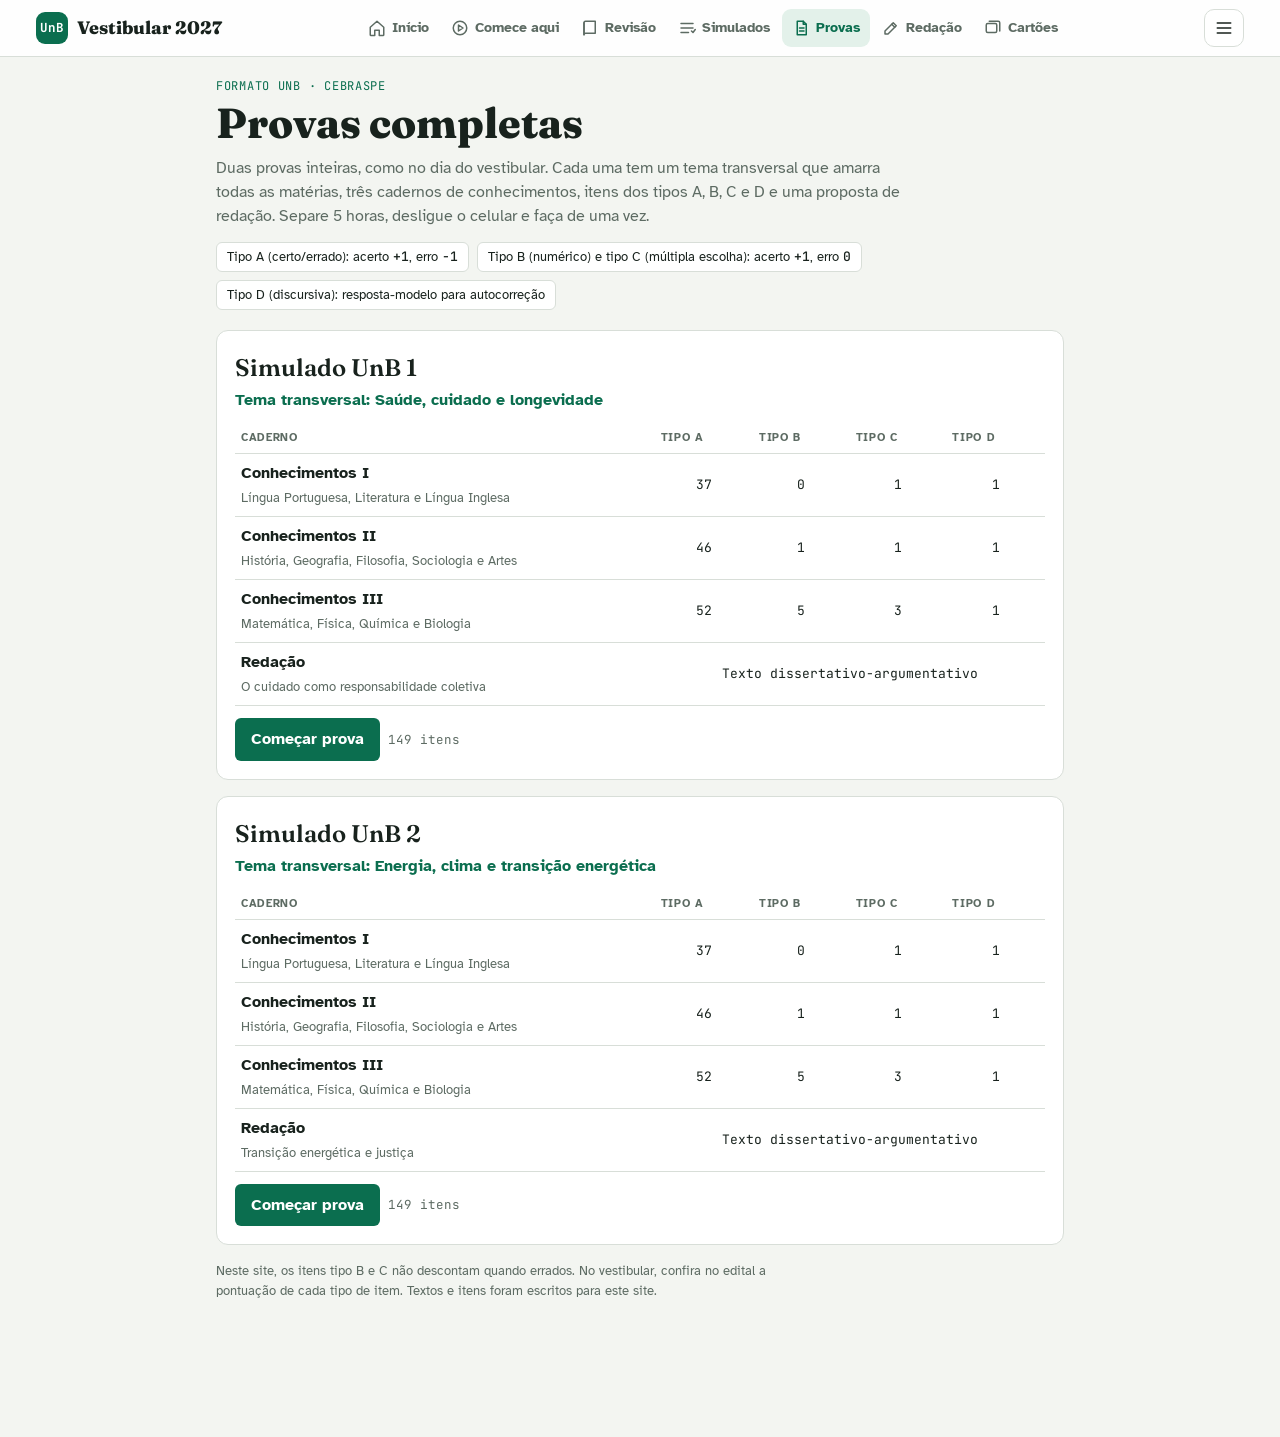
<file: prova.html>
<!doctype html>
<html lang="pt-BR">
<head>
<meta charset="utf-8">
<meta name="viewport" content="width=device-width, initial-scale=1, viewport-fit=cover">
<style>[hidden]{display:none!important}img{max-width:100%}</style>
<title>Provas Completas UnB</title>
<link rel="preconnect" href="https://fonts.googleapis.com">
<link rel="manifest" href="manifest.webmanifest">
<link rel="icon" href="assets/icon.svg" type="image/svg+xml">
<meta name="theme-color" content="#0b6e4f">
<link rel="stylesheet" href="assets/site.css">
<link rel="stylesheet" href="https://fonts.googleapis.com/css2?family=Fraunces:opsz,wght@9..144,600;9..144,800&family=Atkinson+Hyperlegible:wght@400;700&family=JetBrains+Mono:wght@500&display=swap">
<style>
/* Layout: prova completa no formato UnB/Cebraspe. Abas por caderno, folha de respostas fixa embaixo, correção por caderno e disciplina */
:root{
  --bg:#f3f5f1; --paper:#ffffff; --ink:#18221d; --muted:#5d6b63; --line:#d8ded8;
  --accent:#0b6e4f; --accent-soft:#e3f1ea;
  --ok:#0b7a3e; --bad:#b4442c; --blank:#7a7f7c; --warm:#a06d0c;
  --display:"Fraunces",Georgia,serif;
  --body:"Atkinson Hyperlegible",system-ui,sans-serif;
  --mono:"JetBrains Mono",ui-monospace,monospace;
}
@media (prefers-color-scheme:dark){:root:not([data-theme="light"]){
  --bg:#111814; --paper:#18211c; --ink:#e6ece8; --muted:#9aaaa1; --line:#2c3a33;
  --accent:#4fc79a; --accent-soft:#1b3328; --ok:#5fd38f; --bad:#f08a72; --blank:#9aa39e; --warm:#e3b350; color-scheme:dark}}
:root[data-theme="dark"]{
  --bg:#111814; --paper:#18211c; --ink:#e6ece8; --muted:#9aaaa1; --line:#2c3a33;
  --accent:#4fc79a; --accent-soft:#1b3328; --ok:#5fd38f; --bad:#f08a72; --blank:#9aa39e; --warm:#e3b350; color-scheme:dark}
*{box-sizing:border-box}
body{background:var(--bg);color:var(--ink);font-family:var(--body);font-size:15.5px;line-height:1.55;margin:0}
.wrap{max-width:880px;margin:0 auto;padding-block:20px 130px;padding-left:max(16px,env(safe-area-inset-left,0px));padding-right:max(16px,env(safe-area-inset-right,0px))}
.eyebrow{font-family:var(--mono);font-size:12px;color:var(--accent);letter-spacing:.06em;text-transform:uppercase}
h1{font-family:var(--display);font-weight:800;font-size:clamp(28px,5vw,42px);line-height:1.1;margin:4px 0 10px;text-wrap:balance}
.intro{color:var(--muted);margin:0 0 6px;max-width:70ch}
.rules{display:flex;flex-wrap:wrap;gap:8px;margin:14px 0 20px}
.rules span{font-size:13px;border:1px solid var(--line);background:var(--paper);border-radius:6px;padding:4px 10px}
.rules b{font-family:var(--mono);font-weight:500}
.pcard{background:var(--paper);border:1px solid var(--line);border-radius:12px;padding:18px;margin-bottom:16px}
.pcard h2{font-family:var(--display);font-weight:600;font-size:24px;margin:0 0 2px}
.pcard .tema{color:var(--accent);font-weight:700;margin:0 0 10px}
.pcard table{min-width:0}
.pcard .act{display:flex;gap:8px;flex-wrap:wrap;margin-top:12px;align-items:center}
.pcard .st{font-family:var(--mono);font-size:12.5px;color:var(--muted)}
nav.ctabs{position:sticky;top:49px;z-index:4;background:var(--bg);display:flex;flex-wrap:wrap;gap:4px;margin:16px 0 18px;border-bottom:1px solid var(--line);padding-top:6px}
nav.ctabs button{font:inherit;font-weight:700;background:none;border:0;border-bottom:3px solid transparent;color:var(--muted);padding:9px 12px;cursor:pointer}
nav.ctabs button[aria-selected="true"]{color:var(--ink);border-color:var(--accent)}
nav.ctabs small{font-family:var(--mono);font-weight:500;font-size:11.5px;margin-left:4px}
.block{background:var(--paper);border:1px solid var(--line);border-radius:10px;padding:20px;margin-bottom:20px}
.block h2{font-family:var(--display);font-weight:600;font-size:20px;margin:0 0 4px}
.disc{font-size:11.5px;text-transform:uppercase;letter-spacing:.07em;color:var(--muted);font-weight:700}
.texto{border-left:3px solid var(--accent);background:var(--accent-soft);padding:12px 14px;border-radius:0 6px 6px 0;margin:10px 0 6px;font-size:14.5px}
.texto p{margin:0 0 6px}
.texto cite{display:block;font-size:12.5px;color:var(--muted);font-style:normal;margin-top:6px}
.julgue{font-size:14px;color:var(--muted);margin:12px 0 4px;font-style:italic}
.item{display:grid;grid-template-columns:38px minmax(0,1fr);gap:10px;padding:12px 0;border-top:1px solid var(--line)}
.num{font-family:var(--mono);font-size:14px;color:var(--accent);padding-top:2px}
.item p{margin:0 0 8px}
.tipo{font-family:var(--mono);font-size:11px;color:var(--warm);border:1px solid currentColor;border-radius:4px;padding:0 5px;margin-right:6px}
.opts{display:flex;gap:6px;flex-wrap:wrap;align-items:center}
.opts label{display:inline-flex;align-items:center;gap:6px;border:1px solid var(--line);border-radius:6px;padding:4px 12px;cursor:pointer;font-size:14px;font-weight:700;user-select:none}
.opts input[type=radio]{position:absolute;opacity:0;pointer-events:none}
.opts label:has(input:checked){background:var(--accent);border-color:var(--accent);color:var(--paper)}
.opts label:has(input:focus-visible){outline:2px solid var(--accent);outline-offset:2px}
.opts label.blank-opt{font-weight:400;color:var(--muted)}
.opts label.blank-opt:has(input:checked){background:var(--line);border-color:var(--line);color:var(--ink)}
.mc{display:flex;flex-direction:column;gap:6px}
.mc label{display:flex;gap:10px;align-items:flex-start;border:1px solid var(--line);border-radius:6px;padding:7px 10px;cursor:pointer;font-size:14.5px}
.mc label b{font-family:var(--mono);font-weight:500;color:var(--accent)}
.mc input{position:absolute;opacity:0;pointer-events:none}
.mc label:has(input:checked){border-color:var(--accent);background:var(--accent-soft)}
.mc label:has(input:focus-visible){outline:2px solid var(--accent)}
.mc label.blank-opt{color:var(--muted);font-size:13.5px}
.mc label.right{border-color:var(--ok);box-shadow:inset 3px 0 0 var(--ok)}
input.numb{font:inherit;font-family:var(--mono);width:90px;border:1px solid var(--line);border-radius:6px;padding:5px 8px;background:var(--bg);color:var(--ink)}
.hint{font-size:12.5px;color:var(--muted)}
textarea.disc-ans{font:inherit;font-size:14.5px;width:100%;min-height:150px;border:1px solid var(--line);border-radius:6px;padding:10px;background:var(--bg);color:var(--ink);line-height:1.5;resize:vertical}
.feedback{margin-top:8px;font-size:14px;border-radius:6px;padding:8px 10px;background:var(--bg)}
.feedback .tag{font-weight:700;margin-right:6px}
.r-ok .tag{color:var(--ok)} .r-bad .tag{color:var(--bad)} .r-blank .tag{color:var(--blank)}
.item.r-ok{box-shadow:inset 3px 0 0 var(--ok)} .item.r-bad{box-shadow:inset 3px 0 0 var(--bad)} .item.r-blank{box-shadow:inset 3px 0 0 var(--blank)}
.item.graded{padding-left:8px}
.model{border-left:3px solid var(--accent);background:var(--accent-soft);padding:10px 12px;border-radius:0 6px 6px 0;margin-top:10px;font-size:14.5px}
.model h4{margin:0 0 4px;font-size:11.5px;text-transform:uppercase;letter-spacing:.07em;color:var(--muted)}
.model label{display:flex;gap:8px;font-size:14px;margin:4px 0;cursor:pointer}
.model input{accent-color:var(--accent)}
.red ul{padding-left:18px;font-size:14.5px}
.red li{margin-bottom:6px}
.red .prop{border:1px dashed var(--accent);border-radius:8px;padding:12px 14px;margin:12px 0}
.bar{position:fixed;left:0;right:0;bottom:0;background:var(--paper);border-top:1px solid var(--line);padding-block:10px calc(10px + env(safe-area-inset-bottom,0px));padding-left:max(16px,env(safe-area-inset-left,0px));padding-right:max(16px,env(safe-area-inset-right,0px));z-index:5}
.bar-in{max-width:880px;margin:0 auto;display:flex;align-items:center;gap:12px;flex-wrap:wrap}
.prog{font-family:var(--mono);font-size:13px;color:var(--muted);flex:1;min-width:150px}
.prog i{display:block;height:4px;background:var(--line);border-radius:2px;margin-top:4px;overflow:hidden}
.prog i b{display:block;height:100%;background:var(--accent);width:0}
.timer{font-family:var(--mono);font-size:14px}
.timer.over{color:var(--bad)}
button.main,a.main{font:inherit;font-weight:700;background:var(--accent);color:var(--paper);border:0;border-radius:6px;padding:9px 16px;cursor:pointer;text-decoration:none;display:inline-block}
button.ghost,a.ghost{font:inherit;font-size:14px;background:none;color:var(--ink);border:1px solid var(--line);border-radius:6px;padding:8px 14px;cursor:pointer;text-decoration:none;display:inline-block}
button:focus-visible,a:focus-visible{outline:2px solid var(--accent);outline-offset:2px}
.confirm{font-size:14px;display:flex;gap:8px;align-items:center;flex-wrap:wrap}
.score{display:grid;grid-template-columns:repeat(auto-fit,minmax(min(100%,130px),1fr));gap:12px;margin:14px 0}
.score div{border:1px solid var(--line);border-radius:8px;padding:12px;background:var(--bg)}
.score .k{font-size:11.5px;text-transform:uppercase;letter-spacing:.06em;color:var(--muted);font-weight:700}
.score .v{font-family:var(--display);font-size:30px;font-weight:800;line-height:1.1}
.v.ok{color:var(--ok)} .v.bad{color:var(--bad)}
table{width:100%;border-collapse:collapse;font-variant-numeric:tabular-nums;min-width:460px}
.scroll{overflow-x:auto}
th,td{text-align:left;padding:7px 6px;border-bottom:1px solid var(--line)}
th{font-size:11px;text-transform:uppercase;letter-spacing:.06em;color:var(--muted)}
td.c{text-align:center;font-family:var(--mono);font-size:13px}
.grid-ans{display:grid;grid-template-columns:repeat(auto-fill,minmax(36px,1fr));gap:4px;margin-top:8px}
.grid-ans a{display:block;text-align:center;font-family:var(--mono);font-size:12px;padding:5px 0;border-radius:4px;text-decoration:none;color:var(--paper)}
.g-ok{background:var(--ok)} .g-bad{background:var(--bad)} .g-blank{background:var(--blank)} .g-d{background:var(--warm)}
.top{display:flex;justify-content:space-between;align-items:center;gap:10px;flex-wrap:wrap}
.top a{color:var(--accent);font-size:14px}
@media (prefers-reduced-motion:no-preference){.prog i b{transition:width .2s}}
.voltar{max-width:1100px;margin:0 auto;padding:12px max(16px,env(safe-area-inset-left,0px)) 0;font-size:14px}.voltar a{color:var(--accent)}
</style>
</head>
<body>

<div class="wrap" id="home">
  <div class="eyebrow">Formato UnB · Cebraspe</div>
  <h1>Provas completas</h1>
  <p class="intro">Duas provas inteiras, como no dia do vestibular. Cada uma tem um tema transversal que amarra todas as matérias, três cadernos de conhecimentos, itens dos tipos A, B, C e D e uma proposta de redação. Separe 5 horas, desligue o celular e faça de uma vez.</p>
  <div class="rules">
    <span>Tipo A (certo/errado): acerto <b>+1</b>, erro <b>−1</b></span>
    <span>Tipo B (numérico) e tipo C (múltipla escolha): acerto <b>+1</b>, erro <b>0</b></span>
    <span>Tipo D (discursiva): resposta-modelo para autocorreção</span>
  </div>
  <div id="plist"></div>
  <p class="intro" style="font-size:13px">Neste site, os itens tipo B e C não descontam quando errados. No vestibular, confira no edital a pontuação de cada tipo de item. Textos e itens foram escritos para este site.</p>
</div>

<div class="wrap" id="exam" hidden>
  <div class="top"><a href="#" id="back">← Provas</a><span class="eyebrow" id="exTema"></span></div>
  <h1 id="exTitle"></h1>
  <nav class="ctabs" id="ctabs" role="tablist"></nav>
  <form id="quiz" onsubmit="return false"></form>
  <section id="result" class="block" hidden></section>
</div>

<div class="bar" id="bar" hidden>
  <div class="bar-in">
    <div class="prog"><span id="progTxt"></span><i><b id="progBar"></b></i></div>
    <span class="timer" id="timer" title="Tempo restante">05:00:00</span>
    <div id="actions" class="confirm"></div>
  </div>
</div>

<script src="assets/site.js"></script>
<script src="rev-linguagens.js"></script><script src="rev-humanas.js"></script><script src="rev-comunicacao.js"></script><script src="rev-exatas.js"></script>
<script src="prova1.js"></script>
<script src="prova2.js"></script>
<script>
function load(k,d){try{const v=localStorage.getItem(k);return v?JSON.parse(v):d}catch(e){return d}}
function save(k,v){try{localStorage.setItem(k,JSON.stringify(v))}catch(e){}}
const DUR=5*3600;
const hms=s=>{const neg=s<0;s=Math.abs(s);return (neg?"−":"")+[Math.floor(s/3600),Math.floor(s%3600/60),s%60].map(x=>String(x).padStart(2,"0")).join(":");};
const L="ABCD";

/* achata itens de uma prova */
function flatten(P){const out=[];let n=0;
  P.cadernos.forEach((c,ci)=>c.blocks.forEach((b,bi)=>b.items.forEach((it,ii)=>{
    const arr=Array.isArray(it);n++;
    out.push({n,id:`${ci}-${bi}-${ii}`,cad:ci,cadName:c.name,disc:b.disc,block:b,bi,
      tipo:arr?"A":it.tipo,q:arr?it[0]:it.q,a:arr?it[1]:it.a,e:arr?it[2]:it.e,opts:it.opts,model:it.model,crit:it.crit});})));
  return out;}

/* ---------- lista ---------- */
function renderHome(){
  const hist=load("prova-hist",{});
  document.getElementById("plist").innerHTML=PROVAS.map(P=>{const I=flatten(P);
    const st=load("prova-"+P.id,{});const h=hist[P.id];
    const rows=P.cadernos.map((c,ci)=>{const its=I.filter(x=>x.cad===ci);const cnt=t=>its.filter(x=>x.tipo===t).length;
      return `<tr><td><b>${c.name}</b><br><span style="font-size:13px;color:var(--muted)">${c.sub}</span></td><td class="c">${cnt("A")}</td><td class="c">${cnt("B")}</td><td class="c">${cnt("C")}</td><td class="c">${cnt("D")}</td></tr>`}).join("");
    const going=st.ans&&!st.done&&Object.keys(st.ans).length;
    return `<article class="pcard"><h2>${P.title}</h2><p class="tema">Tema transversal: ${P.tema}</p>
     <div class="scroll"><table><thead><tr><th>Caderno</th><th>Tipo A</th><th>Tipo B</th><th>Tipo C</th><th>Tipo D</th></tr></thead><tbody>${rows}
     <tr><td><b>Redação</b><br><span style="font-size:13px;color:var(--muted)">${P.redacao.titulo}</span></td><td class="c" colspan="4">${P.redacao.genero}</td></tr></tbody></table></div>
     <div class="act"><button class="main" data-go="${P.id}">${going?"Continuar prova":st.done?"Ver correção":"Começar prova"}</button>
      ${st.done||going?`<button class="ghost" data-reset="${P.id}">Recomeçar do zero</button>`:""}
      <span class="st">${I.length} itens${h?` · último saldo ${h.last} · melhor ${h.best}`:""}</span></div></article>`;}).join("");
}
document.getElementById("plist").addEventListener("click",e=>{
  const g=e.target.closest("[data-go]");if(g){location.hash=g.dataset.go;return;}
  const r=e.target.closest("[data-reset]");if(r){if(r.dataset.sure){save("prova-"+r.dataset.reset,{});renderHome();}else{r.dataset.sure="1";r.textContent="Clique de novo para apagar as respostas";}}
});

/* ---------- prova ---------- */
let P=null,ITEMS=[],state={},cur=0,tick=null;
function startExam(id){
  P=PROVAS.find(x=>x.id===id);if(!P){location.hash="";return;}
  ITEMS=flatten(P);state=load("prova-"+id,{});state.ans=state.ans||{};state.duv=state.duv||{};
  document.getElementById("home").hidden=true;document.getElementById("exam").hidden=false;document.getElementById("bar").hidden=false;
  document.getElementById("exTitle").textContent=P.title;document.getElementById("exTema").textContent="Tema: "+P.tema;
  /* render de todos os cadernos (cada um numa seção) */
  let html="";
  P.cadernos.forEach((c,ci)=>{
    html+=`<section class="cad" data-c="${ci}"><p class="intro" style="margin-bottom:14px"><b>${c.name}</b> · ${c.sub}</p>`;
    let last="";
    ITEMS.filter(x=>x.cad===ci).forEach(it=>{
      const bk=it.bi;if(bk!==last){if(last!=="")html+="</div>";last=bk;
        html+=`<div class="block"><div class="disc">${it.disc}</div><h2>${it.block.title}</h2>${it.block.texto?`<div class="texto">${it.block.texto}</div><p class="julgue">Com base no texto, julgue os itens a seguir.</p>`:""}`;}
      html+=itemHTML(it);
    });
    html+="</div></section>";
  });
  const R=P.redacao;
  html+=`<section class="cad" data-c="${P.cadernos.length}"><div class="block red"><div class="disc">Prova de redação</div><h2>${R.titulo}</h2>
    <ul>${R.motivadores.map(m=>`<li>${m}</li>`).join("")}</ul>
    <div class="prop">${R.proposta}</div>
    <p style="font-size:14.5px">Escreva à mão, numa folha de 30 linhas, com caneta preta. Depois, gere o prompt de correção e envie a foto ao Claude.</p>
    <div style="display:flex;gap:8px;flex-wrap:wrap"><a class="main" href="redacao.html?tema=${encodeURIComponent(R.proposta.replace(/<[^>]+>/g,""))}&gen=diss#claude">Gerar prompt de correção</a><a class="ghost" href="redacao.html#generos">Ver redações-modelo</a></div></div></section>`;
  const form=document.getElementById("quiz");form.innerHTML=html;
  /* restaura */
  ITEMS.forEach(it=>{const v=state.ans[it.id];if(v==null)return;
    if(it.tipo==="B"||it.tipo==="D")form.querySelector(`[name="q${it.n}"]`).value=v;
    else{const el=form.querySelector(`input[name="q${it.n}"][value="${v}"]`);if(el)el.checked=true;}});
  /* abas */
  const tabs=[...P.cadernos.map(c=>c.name),"Redação"];
  document.getElementById("ctabs").innerHTML=tabs.map((t,i)=>`<button role="tab" data-t="${i}" aria-selected="${i===0}">${t}<small id="tc${i}"></small></button>`).join("");
  showCad(state.cur||0);
  clearInterval(tick);const start=Date.now()-(state.elapsed||0)*1000;
  const tm=document.getElementById("timer");
  tick=setInterval(()=>{if(state.done)return;const s=Math.floor((Date.now()-start)/1000);state.elapsed=s;const left=DUR-s;tm.textContent=hms(left);tm.classList.toggle("over",left<0);tm.title=left<0?"Tempo esgotado":"Tempo restante";if(s%10===0)save("prova-"+P.id,state);},1000);
  tm.textContent=hms(DUR-(state.elapsed||0));
  updateProg();
  if(state.done)grade(true);else setActions("start");
}
function itemHTML(it){
  const n=it.n;let ctrl="";
  if(it.tipo==="A")ctrl=`<div class="opts" role="radiogroup" aria-label="Item ${n}"><label><input type="radio" name="q${n}" value="C">Certo</label><label><input type="radio" name="q${n}" value="E">Errado</label><label class="blank-opt"><input type="radio" name="q${n}" value="">Em branco</label></div>`;
  else if(it.tipo==="B")ctrl=`<div class="opts"><input class="numb" type="number" min="0" max="999" step="1" inputmode="numeric" name="q${n}" aria-label="Resposta do item ${n}"><span class="hint">Inteiro de 0 a 999. Vazio = em branco.</span></div>`;
  else if(it.tipo==="C")ctrl=`<div class="mc" role="radiogroup" aria-label="Item ${n}">${it.opts.map((o,i)=>`<label data-o="${i}"><input type="radio" name="q${n}" value="${i}"><b>${L[i]}</b><span>${o}</span></label>`).join("")}<label class="blank-opt"><input type="radio" name="q${n}" value="">Deixar em branco</label></div>`;
  else ctrl=`<textarea class="disc-ans" name="q${n}" placeholder="Escreva sua resposta (até 10 linhas)."></textarea>`;
  const tag=it.tipo==="A"?"":`<span class="tipo">TIPO ${it.tipo}</span>`;
  const duv=it.tipo==="D"?"":`<button type="button" class="duv" data-duv="${it.id}" aria-pressed="${state.duv&&state.duv[it.id]?"true":"false"}" style="margin-top:6px">Marcar dúvida</button>`;
  return `<div class="item" id="i${n}"><span class="num">${n}</span><div><p>${tag}${it.q}</p>${ctrl}${duv}<div class="fb"></div></div></div>`;
}
function showCad(i){cur=i;state.cur=i;
  document.querySelectorAll(".cad").forEach(s=>s.hidden=+s.dataset.c!==i);
  document.querySelectorAll("#ctabs button").forEach(b=>b.setAttribute("aria-selected",+b.dataset.t===i));}
document.getElementById("ctabs").addEventListener("click",e=>{const b=e.target.closest("button");if(!b)return;showCad(+b.dataset.t);window.scrollTo({top:document.getElementById("ctabs").offsetTop-4});});
function answers(){const o={};const f=document.getElementById("quiz");ITEMS.forEach(it=>{
  if(it.tipo==="B"||it.tipo==="D"){const v=f.querySelector(`[name="q${it.n}"]`).value;o[it.id]=v.trim()===""?null:v;}
  else{const c=f.querySelector(`input[name="q${it.n}"]:checked`);o[it.id]=c&&c.value!==""?c.value:null;}});return o;}
function updateProg(){const a=answers();const done=Object.values(a).filter(v=>v!=null).length;
  document.getElementById("progTxt").textContent=`${done} de ${ITEMS.length} respondidos`;
  document.getElementById("progBar").style.width=(done/ITEMS.length*100)+"%";
  P.cadernos.forEach((c,ci)=>{const its=ITEMS.filter(x=>x.cad===ci);const d=its.filter(x=>a[x.id]!=null).length;const el=document.getElementById("tc"+ci);if(el)el.textContent=`${d}/${its.length}`;});}
document.getElementById("quiz").addEventListener("click",e=>{const d=e.target.closest("[data-duv]");if(!d||d.disabled)return;const on=d.getAttribute("aria-pressed")!=="true";d.setAttribute("aria-pressed",on);if(on)state.duv[d.dataset.duv]=true;else delete state.duv[d.dataset.duv];save("prova-"+P.id,state);});
document.getElementById("quiz").addEventListener("input",()=>{if(state.done)return;state.ans=answers();save("prova-"+P.id,state);updateProg();});

const actions=document.getElementById("actions");
function setActions(s){
  if(s==="start"){actions.innerHTML=`<button type="button" class="main" id="finish">Entregar prova</button>`;document.getElementById("finish").onclick=()=>setActions("confirm");}
  else if(s==="confirm"){const a=answers();const blank=Object.values(a).filter(v=>v==null).length;
    actions.innerHTML=`<span>${blank?`${blank} em branco. `:""}Entregar e corrigir?</span><button type="button" class="main" id="yes">Sim, entregar</button><button type="button" class="ghost" id="no">Voltar</button>`;
    document.getElementById("yes").onclick=()=>grade(false);document.getElementById("no").onclick=()=>setActions("start");}
  else{actions.innerHTML=`<button type="button" class="ghost" id="redo">Refazer prova</button><button type="button" class="main" id="toRes">Ver resultado</button>`;
    document.getElementById("toRes").onclick=()=>{showCad(cur);document.getElementById("result").scrollIntoView();};
    document.getElementById("redo").onclick=()=>{save("prova-"+P.id,{});startExam(P.id);};}
}
function grade(restoring){
  const a=restoring?state.ans:answers();state.ans=a;
  const per={},cad=P.cadernos.map(()=>({ok:0,bad:0,blank:0,net:0,tot:0}));
  let ok=0,bad=0,blank=0,net=0;
  ITEMS.forEach(it=>{const v=a[it.id];const el=document.getElementById("i"+it.n);const fb=el.querySelector(".fb");
    el.querySelectorAll("input,textarea,button.duv").forEach(x=>x.disabled=true);
    if(it.tipo==="D"){it.cls="g-d";fb.innerHTML=`<div class="model"><h4>Resposta-modelo</h4><p style="margin:0 0 8px">${it.model}</p><h4>Confira se a sua resposta</h4>${it.crit.map(c=>`<label><input type="checkbox">${c}</label>`).join("")}</div>`;return;}
    const c=cad[it.cad];c.tot++;const p=per[it.disc]=per[it.disc]||{ok:0,bad:0,blank:0,net:0,tot:0};p.tot++;
    let r;if(v==null)r="blank";else if(it.tipo==="A")r=v===it.a?"ok":"bad";else r=Number(v)===Number(it.a)?"ok":"bad";
    const pts=r==="ok"?1:(r==="bad"&&it.tipo==="A"?-1:0);
    if(r==="ok"){ok++;c.ok++;p.ok++;}else if(r==="bad"){bad++;c.bad++;p.bad++;}else{blank++;c.blank++;p.blank++;}
    net+=pts;c.net+=pts;p.net+=pts;
    el.classList.add("r-"+r,"graded");it.cls="g-"+r;
    const gab=it.tipo==="A"?(it.a==="C"?"Certo":"Errado"):it.tipo==="B"?it.a:`letra ${L[it.a]}`;
    if(it.tipo==="C"){const right=el.querySelector(`.mc label[data-o="${it.a}"]`);if(right)right.classList.add("right");}
    it.r=r;fb.innerHTML=`<div class="feedback r-${r}"><span class="tag">${r==="ok"?"Acertou":r==="bad"?"Errou":"Em branco"} · gabarito: ${gab}.</span>${it.e}<br>${SITE.studyLink(it.disc,it.q+" "+it.e)}</div>`;
  });
  const secs=state.elapsed||0;
  if(!restoring){state.done=true;save("prova-"+P.id,state);const H=load("prova-hist",{});const h=H[P.id]||{tries:0,best:-9999};h.tries++;h.last=net;h.best=Math.max(h.best,net);H[P.id]=h;save("prova-hist",H);}
  const obj=ITEMS.filter(x=>x.tipo!=="D").length;const pct=Math.round(net/obj*100);
  const verdict=pct>=60?"Excelente: esse desempenho é competitivo para os cursos mais concorridos.":pct>=40?"Bom resultado. Revise os erros: no tipo A, cada erro custa o ponto de um acerto.":pct>=20?"Resultado razoável. Use a Revisão Completa nas disciplinas com saldo baixo e deixe em branco quando estiver em dúvida.":"Os erros estão anulando os acertos. Leia as explicações, revise o conteúdo e marque só o que tiver segurança.";
  const dv=ITEMS.filter(it=>it.tipo!=="D"&&state.duv&&state.duv[it.id]&&a[it.id]!=null);let duvHTML="";
  if(dv.length){const dok=dv.filter(it=>it.r==="ok").length,dbadA=dv.filter(it=>it.r==="bad"&&it.tipo==="A").length,dnet=dok-dbadA;
    duvHTML=`<div class="duv-box"><b>Itens marcados com dúvida e respondidos: ${dv.length}.</b> Acertou ${dok} e errou ${dv.filter(it=>it.r==="bad").length}. ${dnet>0?`O chute <b>rendeu ${dnet} ponto${dnet>1?"s":""}</b>.`:dnet<0?`O chute <b>custou ${-dnet} ponto${dnet<-1?"s":""}</b>: deixando esses itens em branco, seu saldo seria ${net-dnet} em vez de ${net}.`:"O chute empatou."} <a href="comece.html#chute" style="color:var(--accent)">Quando vale a pena chutar?</a></div>`;}
  const r=document.getElementById("result");r.hidden=false;
  r.innerHTML=`<div class="disc">Resultado · ${P.title}</div><h2 style="font-family:var(--display);font-size:26px;margin:0">Saldo de ${net} pontos em ${obj} itens objetivos</h2>
   <div class="score"><div><div class="k">Acertos</div><div class="v ok">${ok}</div></div><div><div class="k">Erros</div><div class="v bad">${bad}</div></div><div><div class="k">Em branco</div><div class="v">${blank}</div></div><div><div class="k">Saldo</div><div class="v">${net}</div></div><div><div class="k">Aproveitamento</div><div class="v">${pct}%</div></div><div><div class="k">Tempo</div><div class="v" style="font-size:22px">${hms(secs)}</div></div></div>
   <p style="margin:6px 0 0">${verdict}</p>${duvHTML}
   <h3 style="font-family:var(--display);font-size:18px;margin:20px 0 6px">Por caderno</h3>
   <div class="scroll"><table><thead><tr><th>Caderno</th><th>Itens</th><th>Acertos</th><th>Erros</th><th>Branco</th><th>Saldo</th></tr></thead><tbody>
   ${P.cadernos.map((c,ci)=>{const x=cad[ci];return `<tr><td>${c.name}</td><td class="c">${x.tot}</td><td class="c">${x.ok}</td><td class="c">${x.bad}</td><td class="c">${x.blank}</td><td class="c"><b>${x.net}</b></td></tr>`}).join("")}</tbody></table></div>
   <h3 style="font-family:var(--display);font-size:18px;margin:20px 0 6px">Por disciplina</h3>
   <div class="scroll"><table><thead><tr><th>Disciplina</th><th>Itens</th><th>Acertos</th><th>Erros</th><th>Branco</th><th>Saldo</th></tr></thead><tbody>
   ${Object.entries(per).map(([d,x])=>`<tr><td>${d}</td><td class="c">${x.tot}</td><td class="c">${x.ok}</td><td class="c">${x.bad}</td><td class="c">${x.blank}</td><td class="c"><b>${x.net}</b></td></tr>`).join("")}</tbody></table></div>
   <h3 style="font-family:var(--display);font-size:18px;margin:20px 0 6px">Mapa dos itens</h3>
   <p style="font-size:13.5px;color:var(--muted);margin:0">Verde: acerto · vermelho: erro · cinza: em branco · amarelo: discursiva (confira a resposta-modelo). Toque num número para ir ao item.</p>
   <div class="grid-ans">${ITEMS.map(it=>`<a href="#" class="${it.cls}" data-jump="${it.n}" data-c="${it.cad}">${it.n}</a>`).join("")}</div>
   <p style="font-size:13.5px;color:var(--muted);margin-top:14px">Falta a redação: escreva o texto da aba <b>Redação</b> e corrija com o Claude. Para revisar o conteúdo, abra a <a href="revisao-completa.html" style="color:var(--accent)">Revisão Completa</a>.</p>`;
  r.onclick=(e=>{const a=e.target.closest("[data-jump]");if(!a)return;e.preventDefault();showCad(+a.dataset.c);document.getElementById("i"+a.dataset.jump).scrollIntoView({block:"center"});});
  setActions("done");
  if(!restoring){showCad(0);r.scrollIntoView();}
}
document.getElementById("back").addEventListener("click",e=>{e.preventDefault();location.hash="";});

function route(){const h=location.hash.slice(1);
  if(!h){if(P&&!state.done){state.ans=answers();save("prova-"+P.id,state);}clearInterval(tick);P=null;document.getElementById("exam").hidden=true;document.getElementById("bar").hidden=true;document.getElementById("home").hidden=false;renderHome();window.scrollTo({top:0});return;}
  startExam(h);}
window.addEventListener("hashchange",route);route();
</script>
</body>
</html>
</file>
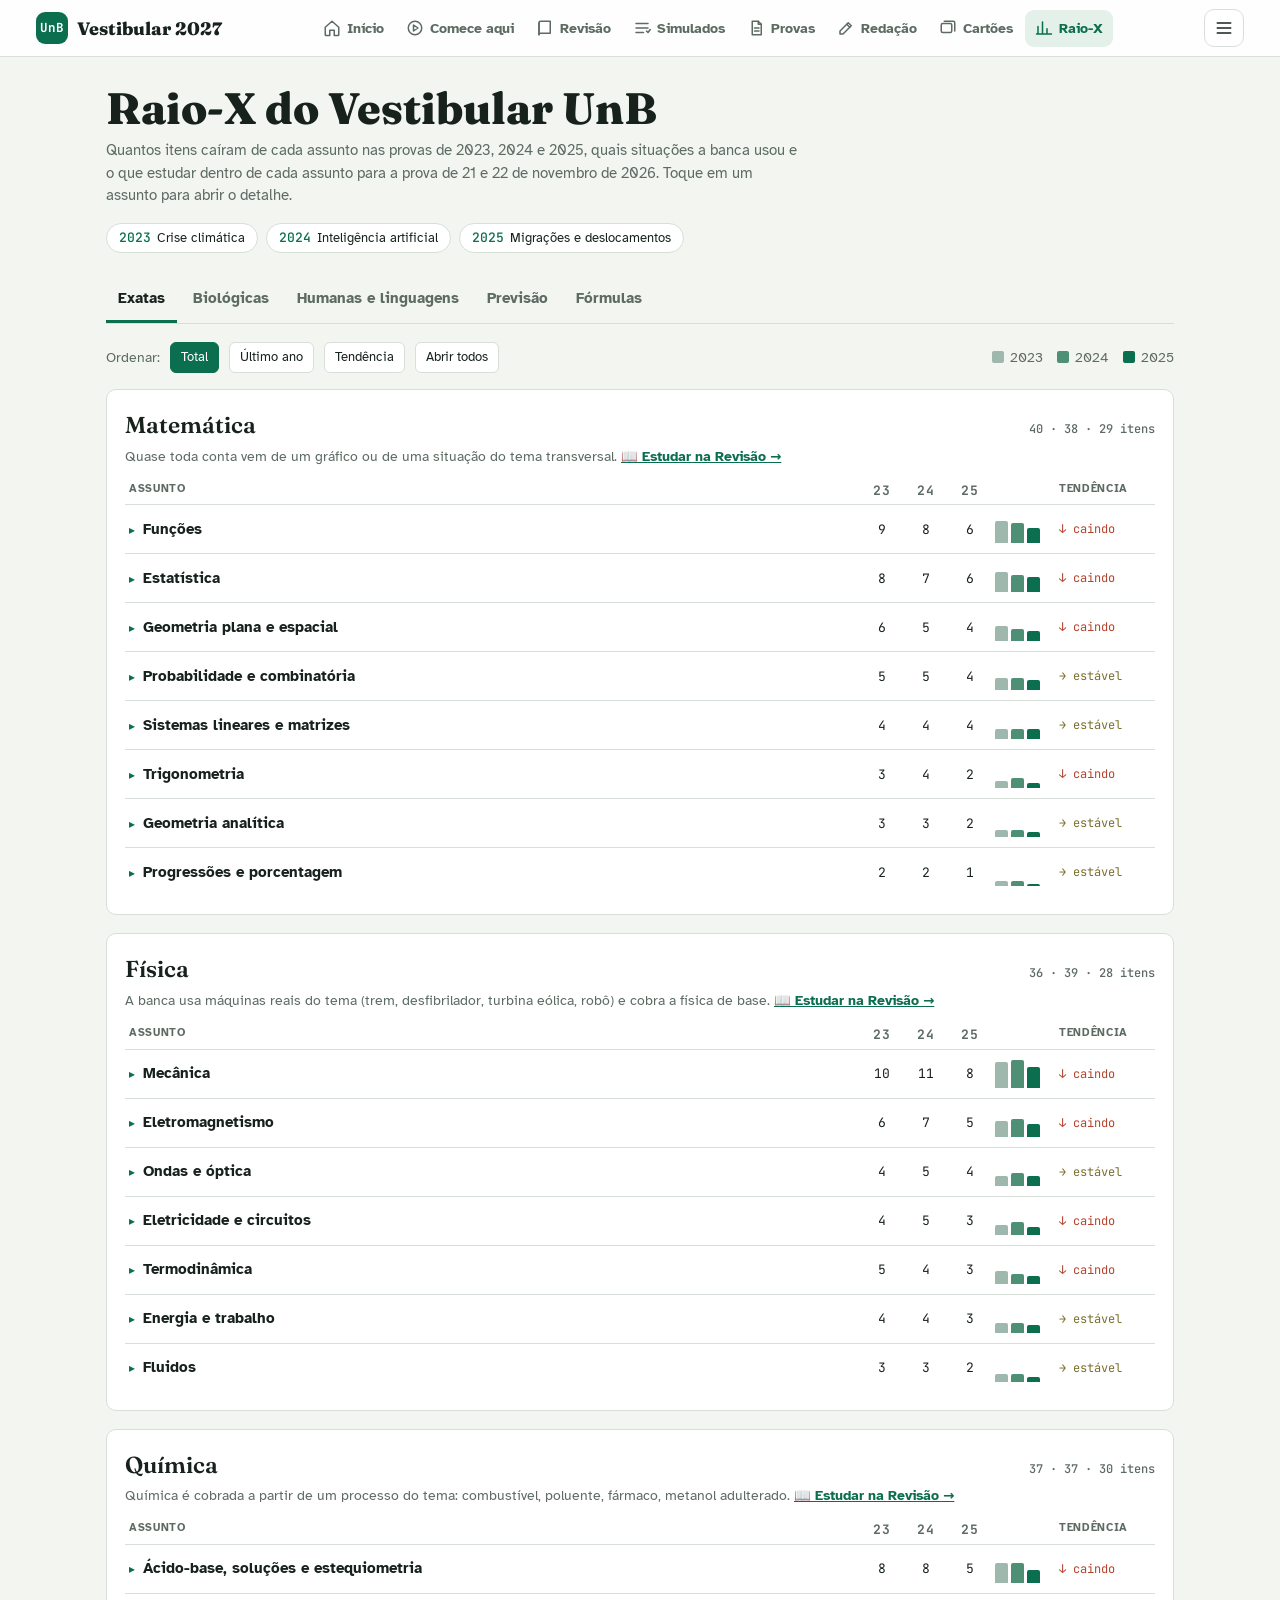
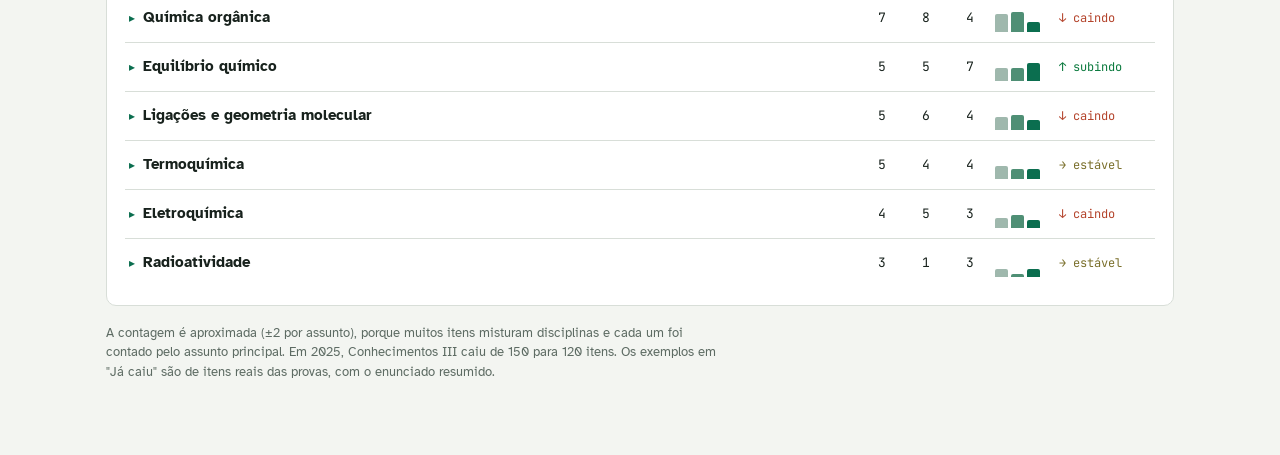
<file: raio-x.html>
<!doctype html>
<html lang="pt-BR">
<head>
<meta charset="utf-8">
<meta name="viewport" content="width=device-width, initial-scale=1, viewport-fit=cover">
<style>[hidden]{display:none!important}img{max-width:100%}</style>
<title>Raio-X UnB</title>
<link rel="manifest" href="manifest.webmanifest">
<link rel="icon" href="assets/icon.svg" type="image/svg+xml">
<meta name="theme-color" content="#0b6e4f">
<link rel="stylesheet" href="assets/site.css">
<link rel="preconnect" href="https://fonts.googleapis.com">
<link rel="stylesheet" href="https://fonts.googleapis.com/css2?family=Fraunces:opsz,wght@9..144,600;9..144,800&family=Atkinson+Hyperlegible:wght@400;700&family=JetBrains+Mono:wght@500&display=swap">
<style>
/* Layout: caderno de prova Cebraspe. Abas por área; cada assunto abre e mostra o que já caiu e o que estudar; abas de previsão e fórmulas */
:root{
  --bg:#f3f5f1; --paper:#ffffff; --ink:#18221d; --muted:#5d6b63; --line:#d8ded8;
  --accent:#0b6e4f; --accent-soft:#e3f1ea;
  --y1:#9fb8ad; --y2:#4f8f75; --y3:#0b6e4f;
  --up:#0b7a3e; --down:#b4442c; --flat:#7a6f2b;
  --hot:#b4442c; --warm:#a06d0c; --cool:#43648a;
  --display:"Fraunces",Georgia,serif;
  --body:"Atkinson Hyperlegible",system-ui,sans-serif;
  --mono:"JetBrains Mono",ui-monospace,monospace;
}
@media (prefers-color-scheme:dark){:root:not([data-theme="light"]){
  --bg:#111814; --paper:#18211c; --ink:#e6ece8; --muted:#9aaaa1; --line:#2c3a33;
  --accent:#4fc79a; --accent-soft:#1b3328;
  --y1:#3d5a4d; --y2:#3e9273; --y3:#4fc79a;
  --up:#5fd38f; --down:#f08a72; --flat:#d6c46a;
  --hot:#f08a72; --warm:#e3b350; --cool:#8fb3d6; color-scheme:dark}}
:root[data-theme="dark"]{
  --bg:#111814; --paper:#18211c; --ink:#e6ece8; --muted:#9aaaa1; --line:#2c3a33;
  --accent:#4fc79a; --accent-soft:#1b3328;
  --y1:#3d5a4d; --y2:#3e9273; --y3:#4fc79a;
  --up:#5fd38f; --down:#f08a72; --flat:#d6c46a;
  --hot:#f08a72; --warm:#e3b350; --cool:#8fb3d6; color-scheme:dark}
*{box-sizing:border-box}
body{background:var(--bg);color:var(--ink);font-family:var(--body);font-size:15px;line-height:1.5;margin:0}
.wrap{max-width:1100px;margin:0 auto;padding-block:28px 60px;padding-left:max(16px,env(safe-area-inset-left,0px));padding-right:max(16px,env(safe-area-inset-right,0px))}
header h1{font-family:var(--display);font-weight:800;font-size:clamp(28px,5vw,44px);line-height:1.05;margin:0 0 8px;text-wrap:balance}
header p{color:var(--muted);max-width:70ch;margin:0}
h3{font-family:var(--display);font-weight:600;font-size:19px;margin:0 0 6px}
.themes{display:flex;flex-wrap:wrap;gap:8px;margin:16px 0 4px}
.chip{font-size:13px;border:1px solid var(--line);background:var(--paper);border-radius:999px;padding:4px 12px}
.chip b{font-family:var(--mono);font-weight:500;color:var(--accent);margin-right:6px}
nav.tabs{display:flex;flex-wrap:wrap;gap:4px;margin:24px 0 18px;border-bottom:1px solid var(--line)}
nav.tabs button{font:inherit;font-weight:700;background:none;border:0;border-bottom:3px solid transparent;color:var(--muted);padding:10px 12px;cursor:pointer}
nav.tabs button[aria-selected="true"]{color:var(--ink);border-color:var(--accent)}
button:focus-visible,select:focus-visible,summary:focus-visible{outline:2px solid var(--accent);outline-offset:2px}
.ctrl{display:flex;flex-wrap:wrap;gap:10px;align-items:center;margin-bottom:16px;font-size:14px;color:var(--muted)}
.ctrl button{font:inherit;font-size:13px;border:1px solid var(--line);background:var(--paper);color:var(--ink);border-radius:6px;padding:5px 10px;cursor:pointer}
.ctrl button[aria-pressed="true"]{background:var(--accent);color:var(--paper);border-color:var(--accent)}
.legend{display:flex;gap:14px;flex-wrap:wrap;margin-left:auto}
.legend span{display:inline-flex;align-items:center;gap:6px}
.sw{width:12px;height:12px;border-radius:2px;display:inline-block}
.stack{display:flex;flex-direction:column;gap:18px}
.card{background:var(--paper);border:1px solid var(--line);border-radius:10px;padding:18px;min-width:0}
.card h2{font-family:var(--display);font-weight:600;font-size:23px;margin:0 0 4px;display:flex;justify-content:space-between;align-items:baseline;gap:8px;flex-wrap:wrap}
.card h2 small{font-family:var(--mono);font-size:12px;color:var(--muted);font-weight:500}
.sub{color:var(--muted);font-size:13.5px;margin:0 0 10px}
details.topic{border-top:1px solid var(--line)}
details.topic summary{list-style:none;cursor:pointer;display:grid;grid-template-columns:minmax(0,1fr) repeat(3,38px) 58px 92px;align-items:center;gap:6px;padding:10px 4px}
details.topic summary::-webkit-details-marker{display:none}
details.topic summary:hover{background:var(--accent-soft)}
.tname{font-weight:700;font-size:14.5px;display:flex;gap:8px;align-items:baseline}
.tname::before{content:"▸";color:var(--accent);font-size:12px;transition:transform .15s;display:inline-block}
details[open] .tname::before{transform:rotate(90deg)}
.n{font-family:var(--mono);font-size:13px;text-align:center;font-variant-numeric:tabular-nums}
.thead{display:grid;grid-template-columns:minmax(0,1fr) repeat(3,38px) 58px 92px;gap:6px;padding:4px;font-size:11px;text-transform:uppercase;letter-spacing:.06em;color:var(--muted);font-weight:700}
.bars{display:flex;align-items:flex-end;gap:3px;height:28px}
.bars i{display:block;width:13px;border-radius:2px 2px 0 0}
.trend{font-family:var(--mono);font-size:12px;white-space:nowrap}
.t-up{color:var(--up)} .t-down{color:var(--down)} .t-flat{color:var(--flat)}
.detail{display:grid;grid-template-columns:repeat(auto-fit,minmax(min(100%,300px),1fr));gap:16px;padding:4px 4px 16px 22px}
.detail h4{margin:0 0 6px;font-size:11.5px;text-transform:uppercase;letter-spacing:.07em;color:var(--muted)}
.detail ul{margin:0;padding-left:18px}
.detail li{margin-bottom:5px;font-size:14px}
.detail .study li::marker{color:var(--accent)}
.detail .past{border-left:2px solid var(--line);padding-left:12px}
.detail .past li{color:var(--muted)}
.detail .past li b{color:var(--ink);font-weight:700}
.pill{display:inline-block;font-size:11px;font-weight:700;letter-spacing:.05em;text-transform:uppercase;border-radius:4px;padding:2px 7px;white-space:nowrap}
.p-hot{background:color-mix(in srgb,var(--hot) 15%,transparent);color:var(--hot)}
.p-warm{background:color-mix(in srgb,var(--warm) 17%,transparent);color:var(--warm)}
.p-cool{background:color-mix(in srgb,var(--cool) 17%,transparent);color:var(--cool)}
.note{font-size:13px;color:var(--muted);margin-top:18px;max-width:78ch}
.grid2{display:grid;grid-template-columns:repeat(auto-fit,minmax(min(100%,320px),1fr));gap:18px}
.card ul.plain{margin:8px 0 0;padding-left:18px}
.card ul.plain li{margin-bottom:6px}
.scroll{overflow-x:auto}
table{width:100%;border-collapse:collapse;font-variant-numeric:tabular-nums;min-width:460px}
th,td{text-align:left;padding:7px 6px;border-bottom:1px solid var(--line);vertical-align:top}
th{font-size:11px;text-transform:uppercase;letter-spacing:.06em;color:var(--muted)}
td.num{font-family:var(--mono);font-size:13px;text-align:center;white-space:nowrap}
select{font:inherit;font-size:13px;background:var(--paper);color:var(--ink);border:1px solid var(--line);border-radius:6px;padding:5px 8px}
.timeline{display:grid;grid-template-columns:repeat(auto-fit,minmax(min(100%,300px),1fr));gap:18px}
.yr{font-family:var(--mono);color:var(--accent);font-size:13px}
.quote{font-size:13.5px;border-left:3px solid var(--accent);padding:6px 10px;margin:8px 0;background:var(--accent-soft);border-radius:0 6px 6px 0}
.theme-card{display:flex;flex-direction:column;gap:8px}
.theme-card .meta{display:flex;gap:6px;flex-wrap:wrap}
.theme-card dl{margin:0;display:grid;grid-template-columns:auto 1fr;gap:4px 10px;font-size:13.5px}
.theme-card dt{font-weight:700;color:var(--muted);font-size:12px;text-transform:uppercase;letter-spacing:.05em;padding-top:2px}
.theme-card dd{margin:0}
.fgrid{display:grid;grid-template-columns:repeat(auto-fit,minmax(min(100%,230px),1fr));gap:12px;margin-top:8px}
.fx{display:flex;flex-direction:column;gap:4px;background:var(--accent-soft);border-radius:8px;padding:12px;min-width:0}
.fx span{font-size:13px;color:var(--muted)}
code{font-family:var(--mono);font-size:13.5px;color:var(--ink);overflow-wrap:anywhere}
.flist{display:flex;flex-direction:column}
.frow{display:grid;grid-template-columns:minmax(0,1.1fr) minmax(0,1.6fr) minmax(0,1fr);gap:12px;padding:10px 0;border-top:1px solid var(--line);align-items:baseline}
.frow b{font-size:14.5px}
.fw{font-size:13px;color:var(--muted)}
@media (max-width:720px){.frow{grid-template-columns:1fr;gap:4px}}
@media (max-width:620px){
  details.topic summary,.thead{grid-template-columns:minmax(0,1fr) repeat(3,30px) 70px}
  details.topic summary .bars,.thead .hb{display:none}
  .detail{padding-left:4px}
}
@media (prefers-reduced-motion:reduce){.tname::before{transition:none}}
.voltar{max-width:1100px;margin:0 auto;padding:12px max(16px,env(safe-area-inset-left,0px)) 0;font-size:14px}.voltar a{color:var(--accent)}
</style>
</head>
<body>

<div class="wrap">
<header>
  <h1>Raio-X do Vestibular UnB</h1>
  <p>Quantos itens caíram de cada assunto nas provas de 2023, 2024 e 2025, quais situações a banca usou e o que estudar dentro de cada assunto para a prova de 21 e 22 de novembro de 2026. Toque em um assunto para abrir o detalhe.</p>
  <div class="themes">
    <span class="chip"><b>2023</b>Crise climática</span>
    <span class="chip"><b>2024</b>Inteligência artificial</span>
    <span class="chip"><b>2025</b>Migrações e deslocamentos</span>
  </div>
</header>

<nav class="tabs" role="tablist">
  <button role="tab" data-tab="exatas" aria-selected="true">Exatas</button>
  <button role="tab" data-tab="biologicas" aria-selected="false">Biológicas</button>
  <button role="tab" data-tab="humanas" aria-selected="false">Humanas e linguagens</button>
  <button role="tab" data-tab="previsao" aria-selected="false">Previsão</button>
  <button role="tab" data-tab="formulas" aria-selected="false">Fórmulas</button>
</nav>

<!-- ÁREAS -->
<section id="view-area">
  <div class="ctrl">
    <span>Ordenar:</span>
    <button data-sort="total" aria-pressed="true">Total</button>
    <button data-sort="last" aria-pressed="false">Último ano</button>
    <button data-sort="trend" aria-pressed="false">Tendência</button>
    <button id="expandAll" aria-pressed="false">Abrir todos</button>
    <div class="legend">
      <span><i class="sw" style="background:var(--y1)"></i>2023</span>
      <span><i class="sw" style="background:var(--y2)"></i>2024</span>
      <span><i class="sw" style="background:var(--y3)"></i>2025</span>
    </div>
  </div>
  <div class="stack" id="cards"></div>
  <p class="note">A contagem é aproximada (±2 por assunto), porque muitos itens misturam disciplinas e cada um foi contado pelo assunto principal. Em 2025, Conhecimentos III caiu de 150 para 120 itens. Os exemplos em "Já caiu" são de itens reais das provas, com o enunciado resumido.</p>
</section>

<!-- PREVISÃO -->
<section id="view-pred" hidden>
  <div class="grid2" style="margin-bottom:18px">
    <div class="card">
      <h2>Formato esperado</h2>
      <ul class="plain">
        <li><b>Itens certo/errado (tipo A)</b> na maior parte da prova. Normalmente um erro anula um acerto, então só marque o que você sabe.</li>
        <li><b>Tipo B</b> (resposta numérica de 000 a 999) em exatas: 3 a 5 itens do tipo "calcule a mediana", "calcule em kN", "determine em km".</li>
        <li><b>Tipo C</b> (múltipla escolha) espalhados, sempre com quatro opções.</li>
        <li><b>Tipo D</b> (discursiva de até 10 linhas): uma em cada caderno. Em 2024 caíram "Discorra sobre uma questão ética que o uso da IA pode envolver no conhecimento histórico" e "Explique por que o ligante amônia influencia a geometria do [Co(NH₃)₆]²⁺".</li>
        <li><b>Conhecimentos III:</b> cerca de 120 itens, como em 2025.</li>
      </ul>
    </div>
    <div class="card">
      <h2>Tema transversal provável</h2>
      <p class="sub">É um palpite. A UnB não divulga o tema, mas sempre escolhe uma grande questão do momento e amarra todas as matérias a ela.</p>
      <ul class="plain">
        <li><span class="pill p-warm">plausível</span> Energia, COP30 e justiça climática</li>
        <li><span class="pill p-warm">plausível</span> Água, Cerrado e segurança hídrica</li>
        <li><span class="pill p-warm">plausível</span> Desinformação, redes e democracia</li>
        <li><span class="pill p-warm">plausível</span> Saúde, corpo e longevidade</li>
        <li><span class="pill p-cool">possível</span> Fome e sistemas alimentares</li>
        <li><span class="pill p-cool">possível</span> Memória, ditadura e direitos humanos</li>
        <li><span class="pill p-cool">possível</span> Cidades, Brasília e direito à moradia</li>
      </ul>
    </div>
  </div>

  <div class="ctrl">
    <label for="predFilter">Mostrar:</label>
    <select id="predFilter"><option value="all">Todas as disciplinas</option></select>
    <div class="legend">
      <span><span class="pill p-hot">certo</span>caiu nos 3 anos com peso alto</span>
      <span><span class="pill p-warm">provável</span>recorrente</span>
      <span><span class="pill p-cool">pode cair</span>oscila</span>
    </div>
  </div>
  <div class="card">
    <h2>Ranking de prioridade <small>itens previstos</small></h2>
    <div class="scroll"><table id="predTable"></table></div>
  </div>
  <p class="note">A previsão é a média ponderada dos três anos (2025 com peso 50%, 2024 com 30% e 2023 com 20%). Use como ordem de prioridade, sem tratar o número como garantia.</p>

  <div class="card" style="margin-top:18px">
    <h2>O que a banca já repetiu</h2>
    <ul class="plain">
      <li>Uma circunferência com estações ou pontos dentro ou fora dela caiu em 2023 e de novo em 2024 (centro, raio e posição de ponto).</li>
      <li>Monocotiledônea x dicotiledônea caiu em 2023 (cenoura, milho), 2024 (verticilos em múltiplos de 3) e 2025 (milho).</li>
      <li>DNA mitocondrial e ancestralidade caíram em 2023 (Svante Pääbo), 2024 e 2025 (linhagem materna indígena e africana).</li>
      <li>Cladograma e árvore filogenética caíram nos 3 anos.</li>
      <li>Hans Jonas e o imperativo da responsabilidade caíram em 2023 (ética consequencialista x deontológica) e 2025 (Jonas comparado a Kant).</li>
      <li>Ailton Krenak caiu na redação de 2023 e na prova de 2025.</li>
      <li>Augusto Boal e o Teatro do Oprimido caíram em 2023 e 2025.</li>
      <li>Partitura com compasso, cifra, clave e fermata caiu nos 3 anos (Allah-la-ô, partitura com Gm7, Stravinsky).</li>
      <li>Eletrólise ou célula a combustível do hidrogênio caiu nos 3 anos.</li>
      <li>Revolução Industrial caiu nos 3 anos.</li>
    </ul>
  </div>
</section>

<!-- FÓRMULAS -->
<section id="view-form" hidden>
  <div class="card" style="margin-bottom:18px;border-color:var(--accent)">
    <h2>As 8 que você precisa saber</h2>
    <p class="sub">Elas aparecem em praticamente toda prova. Se tiver pouco tempo, comece por aqui.</p>
    <div class="fgrid">
      <div class="fx"><b>Média e mediana</b><code>x̄ = soma ÷ n</code><span>Mediana: ordene; com n par, faça a média dos dois centrais.</span></div>
      <div class="fx"><b>Função afim</b><code>y = mx + b · m = Δy/Δx</code><span>m &gt; 0 cresce e m &lt; 0 decresce.</span></div>
      <div class="fx"><b>Probabilidade com complementar</b><code>P(pelo menos um) = 1 − P(nenhum)</code><span>Chuva 0,3 em 2 dias: 1 − 0,7² = 0,51.</span></div>
      <div class="fx"><b>Plano inclinado</b><code>F = m·a · Pₓ = P·sen θ</code><span>A normal no plano é N = P·cos θ.</span></div>
      <div class="fx"><b>Energia e potência</b><code>Ep = mgh · P = E/t</code><span>1.000 kg a 10 m dá 100 kJ; em 50 s, 2 kW.</span></div>
      <div class="fx"><b>Empuxo</b><code>E = ρₗ·Vₛ·g</code><span>Fração submersa = ρ do corpo ÷ ρ do líquido.</span></div>
      <div class="fx"><b>Hess e pH</b><code>ΔH = ΣΔHᵢ · pH = −log[H⁺]</code><span>Inverteu a equação, troque o sinal do ΔH.</span></div>
      <div class="fx"><b>Mendel</b><code>Aa × Aa → 3:1 e 1:2:1</code><span>Filho normal ser portador: 2/3, e não 1/2.</span></div>
    </div>
  </div>
  <div class="ctrl">
    <span>Mostrar:</span>
    <button data-ff="all" aria-pressed="true">Todas</button>
    <button data-ff="Matemática" aria-pressed="false">Matemática</button>
    <button data-ff="Física" aria-pressed="false">Física</button>
    <button data-ff="Química" aria-pressed="false">Química</button>
    <button data-ff="Biologia" aria-pressed="false">Biologia</button>
    <div class="legend"><span><span class="pill p-hot">todo ano</span></span><span><span class="pill p-warm">frequente</span></span></div>
  </div>
  <div class="stack" id="formCards"></div>
  <p class="note">Lista montada a partir dos itens das provas de ingresso 2024, 2025 e 2026. Entre parênteses está onde cada fórmula caiu, pelo ano do edital.</p>
</section>

</div>

<script src="assets/site.js"></script>
<script src="raiox-dados.js"></script>
<script>
let area="exatas", sortBy="total", expanded=false;
const sum=a=>a.reduce((x,y)=>x+y,0);
const MAXV=11;
function trend(v){const d=v[2]-(v[0]+v[1])/2;
  if(d>=1.5)return["↑ subindo","t-up",d]; if(d<=-1.5)return["↓ caindo","t-down",d]; return["→ estável","t-flat",d];}
function bars(v){const c=["--y1","--y2","--y3"];return `<div class="bars" aria-hidden="true">${v.map((x,i)=>`<i style="height:${Math.max(2,x/MAXV*28)}px;background:var(${c[i]})"></i>`).join("")}</div>`;}
function renderArea(){
  document.getElementById("cards").innerHTML=DATA[area].map(d=>{
    const ts=d.topics.slice().sort((a,b)=>sortBy==="last"?b[2][2]-a[2][2]:sortBy==="trend"?trend(b[2])[2]-trend(a[2])[2]:sum(b[2])-sum(a[2]));
    const tot=[0,1,2].map(i=>sum(d.topics.map(x=>x[2][i])));
    const rk={"Matemática":"mat","Física":"fis","Química":"qui","Biologia":"bio","Língua portuguesa":"port","Literatura":"lit","Artes":"artes","História":"hist","Geografia":"geo","Sociologia e antropologia":"soc","Filosofia":"filo"}[d.name];
    return `<section class="card"><h2>${d.name}<small>${tot[0]} · ${tot[1]} · ${tot[2]} itens</small></h2><p class="sub">${d.note}${rk?` <a href="revisao-completa.html#${rk}" style="color:var(--accent);font-weight:700;white-space:nowrap">📖 Estudar na Revisão →</a>`:""}</p>
    <div class="thead"><span>Assunto</span><span class="n">23</span><span class="n">24</span><span class="n">25</span><span class="hb"></span><span>Tendência</span></div>
    ${ts.map(([n,desc,v,past,study])=>{const tr=trend(v);return `<details class="topic"${expanded?" open":""}><summary><span class="tname">${n}</span>${v.map(x=>`<span class="n">${x}</span>`).join("")}${bars(v)}<span class="trend ${tr[1]}">${tr[0]}</span></summary>
      <div class="detail"><div class="past"><h4>Já caiu</h4><ul>${past.map(p=>`<li>${p}</li>`).join("")}</ul></div>
      <div class="study"><h4>O que estudar · pode cair</h4><ul>${study.map(s=>`<li>${s}</li>`).join("")}</ul></div></div></details>`}).join("")}
    </section>`;}).join("");
}
const ALL=[];Object.values(DATA).flat().forEach(d=>d.topics.forEach(t=>ALL.push({disc:d.name,n:t[0],v:t[2],study:t[4]})));
const sel=document.getElementById("predFilter");
[...new Set(ALL.map(x=>x.disc))].forEach(d=>{const o=document.createElement("option");o.value=d;o.textContent=d;sel.appendChild(o)});
const pred=v=>0.2*v[0]+0.3*v[1]+0.5*v[2];
function tier(v){if(v.every(x=>x>=4)&&Math.min(...v)/Math.max(...v)>=0.6)return["certo","p-hot"];if(v.every(x=>x>=2))return["provável","p-warm"];return["pode cair","p-cool"];}
function renderPred(){
  const f=sel.value;const rows=ALL.filter(x=>f==="all"||x.disc===f).map(x=>({...x,p:pred(x.v)})).sort((a,b)=>b.p-a.p);
  document.getElementById("predTable").innerHTML=`<thead><tr><th>#</th><th>Assunto</th><th>Disciplina</th><th>Previsão</th><th>Chance</th><th>Foco principal</th></tr></thead><tbody>`+
  rows.map((r,i)=>{const t=tier(r.v),lo=Math.max(1,Math.round(r.p)-1),hi=Math.round(r.p)+1;
   return `<tr><td class="num">${i+1}</td><td><b>${r.n}</b></td><td>${r.disc}</td><td class="num">${lo}–${hi}</td><td><span class="pill ${t[1]}">${t[0]}</span></td><td style="font-size:13px;color:var(--muted)">${r.study.slice(0,2).join("; ")}</td></tr>`}).join("")+`</tbody>`;
}
sel.addEventListener("change",renderPred);


let ff="all";
function renderForms(){
  const lab={hot:["todo ano","p-hot"],warm:["frequente","p-warm"]};
  document.getElementById("formCards").innerHTML=Object.entries(FORMS).filter(([d])=>ff==="all"||d===ff).map(([d,list])=>`<section class="card"><h2>${d}<small>${list.length} fórmulas</small></h2>
   <div class="flist">${list.map(([p,n,f,w])=>`<div class="frow"><div><span class="pill ${lab[p][1]}">${lab[p][0]}</span> <b>${n}</b></div><code>${f}</code><div class="fw">${w}</div></div>`).join("")}</div></section>`).join("");
}
document.querySelectorAll("[data-ff]").forEach(b=>b.addEventListener("click",()=>{ff=b.dataset.ff;document.querySelectorAll("[data-ff]").forEach(x=>x.setAttribute("aria-pressed",x===b));renderForms();}));
renderForms();
const views={area:document.getElementById("view-area"),pred:document.getElementById("view-pred"),form:document.getElementById("view-form")};
document.querySelectorAll("nav.tabs button").forEach(b=>b.addEventListener("click",()=>{
  document.querySelectorAll("nav.tabs button").forEach(x=>x.setAttribute("aria-selected",x===b));
  const t=b.dataset.tab;
  views.area.hidden=!(t in DATA); views.pred.hidden=t!=="previsao"; views.form.hidden=t!=="formulas";
  if(t in DATA){area=t;renderArea();}
}));
document.querySelectorAll("[data-sort]").forEach(b=>b.addEventListener("click",()=>{sortBy=b.dataset.sort;document.querySelectorAll("[data-sort]").forEach(x=>x.setAttribute("aria-pressed",x===b));renderArea();}));
document.getElementById("expandAll").addEventListener("click",e=>{expanded=!expanded;e.currentTarget.setAttribute("aria-pressed",expanded);e.currentTarget.textContent=expanded?"Fechar todos":"Abrir todos";renderArea();});
renderArea();renderPred();
</script>

</body>
</html>
</file>
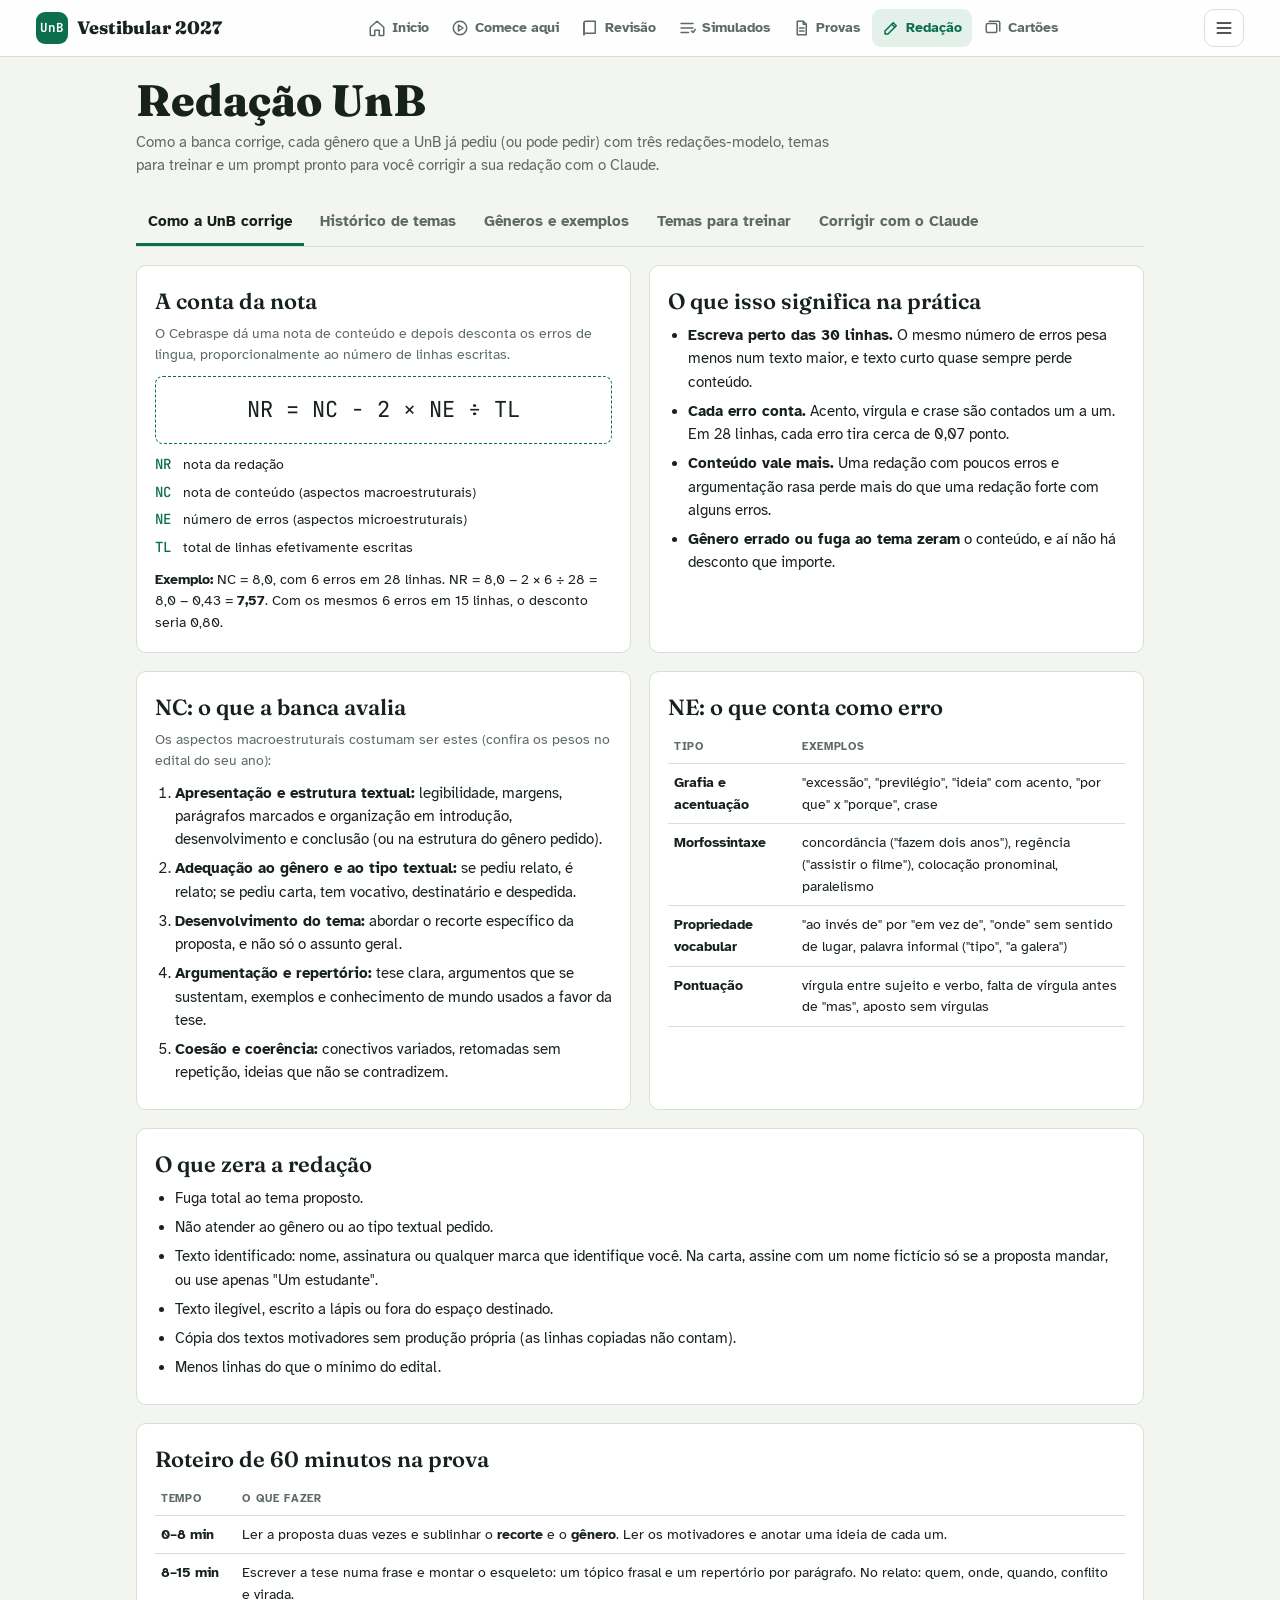
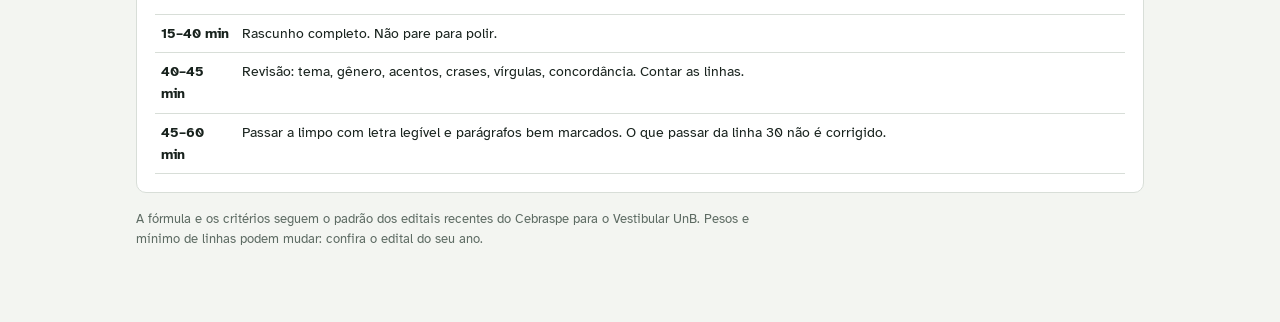
<file: redacao.html>
<!doctype html>
<html lang="pt-BR">
<head>
<meta charset="utf-8">
<meta name="viewport" content="width=device-width, initial-scale=1, viewport-fit=cover">
<style>[hidden]{display:none!important}img{max-width:100%}</style>
<title>Redação UnB</title>
<link rel="manifest" href="manifest.webmanifest">
<link rel="icon" href="assets/icon.svg" type="image/svg+xml">
<meta name="theme-color" content="#0b6e4f">
<link rel="stylesheet" href="assets/site.css">
<link rel="preconnect" href="https://fonts.googleapis.com">
<link rel="stylesheet" href="https://fonts.googleapis.com/css2?family=Fraunces:opsz,wght@9..144,600;9..144,800&family=Atkinson+Hyperlegible:wght@400;700&family=JetBrains+Mono:wght@500&family=Kalam:wght@400&display=swap">
<style>
/* Layout: mesma identidade do Raio-X. Abas: como a UnB corrige, gêneros com modelos em folha pautada, temas de treino, correção com o Claude */
:root{
  --bg:#f3f5f1; --paper:#ffffff; --ink:#18221d; --muted:#5d6b63; --line:#d8ded8;
  --accent:#0b6e4f; --accent-soft:#e3f1ea;
  --hot:#b4442c; --warm:#a06d0c; --cool:#43648a;
  --sheet:#fffdf6; --rule:#c9d6e3; --margin:#e3a3a3; --pen:#1d2f6b;
  --display:"Fraunces",Georgia,serif;
  --body:"Atkinson Hyperlegible",system-ui,sans-serif;
  --mono:"JetBrains Mono",ui-monospace,monospace;
  --hand:"Kalam","Segoe Print","Comic Sans MS",cursive;
}
@media (prefers-color-scheme:dark){:root:not([data-theme="light"]){
  --bg:#111814; --paper:#18211c; --ink:#e6ece8; --muted:#9aaaa1; --line:#2c3a33;
  --accent:#4fc79a; --accent-soft:#1b3328;
  --hot:#f08a72; --warm:#e3b350; --cool:#8fb3d6;
  --sheet:#1d2420; --rule:#33443d; --margin:#7a3d3d; --pen:#b9c8f5; color-scheme:dark}}
:root[data-theme="dark"]{
  --bg:#111814; --paper:#18211c; --ink:#e6ece8; --muted:#9aaaa1; --line:#2c3a33;
  --accent:#4fc79a; --accent-soft:#1b3328;
  --hot:#f08a72; --warm:#e3b350; --cool:#8fb3d6;
  --sheet:#1d2420; --rule:#33443d; --margin:#7a3d3d; --pen:#b9c8f5; color-scheme:dark}
*{box-sizing:border-box}
body{background:var(--bg);color:var(--ink);font-family:var(--body);font-size:15px;line-height:1.55;margin:0}
.wrap{max-width:1040px;margin:0 auto;padding-block:20px 60px;padding-left:max(16px,env(safe-area-inset-left,0px));padding-right:max(16px,env(safe-area-inset-right,0px))}
header h1{font-family:var(--display);font-weight:800;font-size:clamp(28px,5vw,44px);line-height:1.05;margin:0 0 8px;text-wrap:balance}
header p{color:var(--muted);max-width:72ch;margin:0}
nav.tabs{display:flex;flex-wrap:wrap;gap:4px;margin:22px 0 18px;border-bottom:1px solid var(--line)}
nav.tabs button{font:inherit;font-weight:700;background:none;border:0;border-bottom:3px solid transparent;color:var(--muted);padding:10px 12px;cursor:pointer}
nav.tabs button[aria-selected="true"]{color:var(--ink);border-color:var(--accent)}
button:focus-visible,summary:focus-visible,input:focus-visible,select:focus-visible,textarea:focus-visible{outline:2px solid var(--accent);outline-offset:2px}
.card{background:var(--paper);border:1px solid var(--line);border-radius:10px;padding:18px;min-width:0}
.card h2{font-family:var(--display);font-weight:600;font-size:22px;margin:0 0 6px}
h3{font-family:var(--display);font-weight:600;font-size:18px;margin:0 0 6px}
.sub{color:var(--muted);font-size:13.5px;margin:0 0 10px}
.stack{display:flex;flex-direction:column;gap:18px}
.grid2{display:grid;grid-template-columns:repeat(auto-fit,minmax(min(100%,300px),1fr));gap:18px}
.grid3{display:grid;grid-template-columns:repeat(auto-fit,minmax(min(100%,230px),1fr));gap:14px}
ul.plain,ol.plain{margin:6px 0 0;padding-left:20px} ul.plain li,ol.plain li{margin-bottom:6px}
.pill{display:inline-block;font-size:11px;font-weight:700;letter-spacing:.05em;text-transform:uppercase;border-radius:4px;padding:2px 7px;white-space:nowrap}
.p-hot{background:color-mix(in srgb,var(--hot) 15%,transparent);color:var(--hot)}
.p-warm{background:color-mix(in srgb,var(--warm) 17%,transparent);color:var(--warm)}
.p-cool{background:color-mix(in srgb,var(--cool) 17%,transparent);color:var(--cool)}
.p-acc{background:var(--accent-soft);color:var(--accent)}
.note{font-size:13px;color:var(--muted);margin-top:16px;max-width:80ch}
.ponte{border-left:3px solid var(--accent);background:var(--accent-soft);padding:12px 14px;border-radius:0 8px 8px 0}
.formula{font-family:var(--mono);font-size:clamp(17px,3vw,22px);text-align:center;padding:16px;border:1px dashed var(--accent);border-radius:8px;margin:10px 0;overflow-x:auto}
.kv{display:grid;grid-template-columns:auto 1fr;gap:6px 12px;font-size:14px;margin:8px 0}
.kv b{font-family:var(--mono);font-weight:500;color:var(--accent)}
.scroll{overflow-x:auto}
table{width:100%;border-collapse:collapse;font-size:14px;min-width:520px}
th,td{text-align:left;padding:8px 6px;border-bottom:1px solid var(--line);vertical-align:top}
th{font-size:11px;text-transform:uppercase;letter-spacing:.06em;color:var(--muted)}
.chips{display:flex;flex-wrap:wrap;gap:6px;margin-bottom:14px}
.chips button{font:inherit;font-size:14px;border:1px solid var(--line);background:var(--paper);color:var(--ink);border-radius:6px;padding:6px 12px;cursor:pointer}
.chips button[aria-pressed="true"]{background:var(--accent);color:var(--paper);border-color:var(--accent)}
.chips.small button{font-size:13px;padding:4px 10px}
.model{display:grid;grid-template-columns:minmax(0,1.6fr) minmax(0,1fr);gap:18px;align-items:start}
@media (max-width:860px){.model{grid-template-columns:1fr}}
.sheetwrap{overflow-x:auto;border-radius:8px;border:1px solid var(--line)}
.sheet{background:var(--sheet);min-width:680px;padding:18px 18px 22px 0;font-family:var(--hand);color:var(--pen);font-size:16.5px}
.ln{display:grid;grid-template-columns:44px minmax(0,1fr);height:30px;align-items:end;border-bottom:1px solid var(--rule)}
.ln .no{font-family:var(--mono);font-size:11px;color:var(--muted);text-align:right;padding-right:10px;border-right:2px solid var(--margin);height:100%;display:flex;align-items:flex-end;justify-content:flex-end;padding-bottom:4px}
.ln .tx{padding-left:12px;white-space:nowrap;line-height:1;padding-bottom:5px}
.ln.title .tx{text-align:center;padding-left:0}
.ln.empty .tx{color:transparent}
.ln.over{background:color-mix(in srgb,var(--hot) 10%,transparent)}
.sheet-head{display:flex;justify-content:space-between;font-family:var(--mono);font-size:11px;color:var(--muted);padding:0 0 10px 56px}
.why h4{margin:14px 0 4px;font-size:11.5px;text-transform:uppercase;letter-spacing:.07em;color:var(--muted)}
.why h4:first-child{margin-top:0}
.why ul{margin:0;padding-left:18px;font-size:14px}
.why li{margin-bottom:5px}
.prompt{font-size:14px;background:var(--accent-soft);border-radius:8px;padding:10px 12px;margin-bottom:12px}
.genre-head{display:grid;grid-template-columns:repeat(auto-fit,minmax(min(100%,240px),1fr));gap:14px;margin-bottom:18px}
.genre-head .card ul{margin:0;padding-left:18px;font-size:14px}
.genre-head .card li{margin-bottom:4px}
.genre-head h4{margin:0 0 6px;font-size:11.5px;text-transform:uppercase;letter-spacing:.07em;color:var(--muted)}
.ex-tabs{display:flex;flex-wrap:wrap;gap:6px;margin:4px 0 14px}
.ex-tabs button{font:inherit;font-size:13.5px;border:1px solid var(--line);background:var(--bg);color:var(--ink);border-radius:999px;padding:5px 12px;cursor:pointer}
.ex-tabs button[aria-pressed="true"]{border-color:var(--accent);color:var(--accent);font-weight:700;background:var(--accent-soft)}
/* temas */
.ctrl{display:flex;flex-wrap:wrap;gap:8px;align-items:center;margin-bottom:14px}
.ctrl select,.ctrl input[type=search]{font:inherit;font-size:14px;border:1px solid var(--line);background:var(--paper);color:var(--ink);border-radius:6px;padding:7px 10px;min-width:0}
.ctrl input[type=search]{flex:1;min-width:180px}
.theme .meta{display:flex;gap:6px;flex-wrap:wrap;margin-bottom:6px}
.theme p{margin:0 0 8px;font-size:14.5px}
.theme details{border-top:1px solid var(--line);margin-top:8px;padding-top:6px}
.theme summary{cursor:pointer;font-weight:700;font-size:14px;color:var(--accent)}
.theme dl{margin:8px 0 0;display:grid;grid-template-columns:auto 1fr;gap:6px 10px;font-size:13.5px}
.theme dt{font-weight:700;color:var(--muted);font-size:11px;text-transform:uppercase;letter-spacing:.05em;padding-top:2px}
.theme dd{margin:0}
.theme .mot{margin:6px 0 0;padding-left:18px;font-size:13.5px}
.theme .mot li{margin-bottom:4px}
.theme .act{display:flex;gap:8px;flex-wrap:wrap;margin-top:10px}
button.main{font:inherit;font-weight:700;background:var(--accent);color:var(--paper);border:0;border-radius:6px;padding:8px 14px;cursor:pointer}
button.ghost{font:inherit;font-size:14px;background:none;color:var(--ink);border:1px solid var(--line);border-radius:6px;padding:7px 12px;cursor:pointer}
/* correção */
.form-grid{display:grid;grid-template-columns:repeat(auto-fit,minmax(min(100%,260px),1fr));gap:12px;margin-bottom:12px}
label.f{display:flex;flex-direction:column;gap:4px;font-size:13px;font-weight:700;color:var(--muted)}
label.f select,label.f input,textarea{font:inherit;font-size:14.5px;font-weight:400;color:var(--ink);background:var(--bg);border:1px solid var(--line);border-radius:6px;padding:8px 10px;width:100%}
textarea{resize:vertical;min-height:120px;line-height:1.5}
pre.out{white-space:pre-wrap;word-break:break-word;font-family:var(--mono);font-size:12.5px;line-height:1.55;background:var(--bg);border:1px solid var(--line);border-radius:8px;padding:14px;max-height:460px;overflow:auto;margin:10px 0}
.steps{counter-reset:s;list-style:none;padding:0;margin:0;display:grid;gap:10px}
.steps li{counter-increment:s;display:grid;grid-template-columns:30px 1fr;gap:10px;align-items:start;font-size:14.5px}
.steps li::before{content:counter(s);font-family:var(--mono);background:var(--accent);color:var(--paper);border-radius:50%;width:26px;height:26px;display:grid;place-items:center;font-size:13px}
.chk{display:flex;gap:8px;align-items:flex-start;margin:5px 0;font-size:14.5px;cursor:pointer}
.chk input{margin-top:4px;accent-color:var(--accent);width:16px;height:16px;flex:none}
.meter{height:8px;background:var(--line);border-radius:4px;overflow:hidden;margin:8px 0 4px}
.meter b{display:block;height:100%;background:var(--accent);width:0}
.counter{font-family:var(--mono);font-size:13px;color:var(--muted)}
.counter.bad{color:var(--hot)}
.toast{font-size:13px;color:var(--accent);margin-left:8px}
.voltar{max-width:1100px;margin:0 auto;padding:12px max(16px,env(safe-area-inset-left,0px)) 0;font-size:14px}.voltar a{color:var(--accent)}
</style>
</head>
<body>

<div class="wrap">
<header>
  <h1>Redação UnB</h1>
  <p>Como a banca corrige, cada gênero que a UnB já pediu (ou pode pedir) com três redações-modelo, temas para treinar e um prompt pronto para você corrigir a sua redação com o Claude.</p>
</header>

<nav class="tabs" role="tablist">
  <button role="tab" data-tab="correcao" aria-selected="true">Como a UnB corrige</button>
  <button role="tab" data-tab="historico" aria-selected="false">Histórico de temas</button>
  <button role="tab" data-tab="generos" aria-selected="false">Gêneros e exemplos</button>
  <button role="tab" data-tab="temas" aria-selected="false">Temas para treinar</button>
  <button role="tab" data-tab="claude" aria-selected="false">Corrigir com o Claude</button>
</nav>

<!-- COMO CORRIGE -->
<section id="v-correcao">
  <div class="grid2" style="margin-bottom:18px">
    <div class="card">
      <h2>A conta da nota</h2>
      <p class="sub" style="margin:0">O Cebraspe dá uma nota de conteúdo e depois desconta os erros de língua, proporcionalmente ao número de linhas escritas.</p>
      <div class="formula">NR = NC − 2 × NE ÷ TL</div>
      <div class="kv">
        <b>NR</b><span>nota da redação</span>
        <b>NC</b><span>nota de conteúdo (aspectos macroestruturais)</span>
        <b>NE</b><span>número de erros (aspectos microestruturais)</span>
        <b>TL</b><span>total de linhas efetivamente escritas</span>
      </div>
      <p style="margin:10px 0 0;font-size:14px"><b>Exemplo:</b> NC = 8,0, com 6 erros em 28 linhas. NR = 8,0 − 2 × 6 ÷ 28 = 8,0 − 0,43 = <b>7,57</b>. Com os mesmos 6 erros em 15 linhas, o desconto seria 0,80.</p>
    </div>
    <div class="card">
      <h2>O que isso significa na prática</h2>
      <ul class="plain">
        <li><b>Escreva perto das 30 linhas.</b> O mesmo número de erros pesa menos num texto maior, e texto curto quase sempre perde conteúdo.</li>
        <li><b>Cada erro conta.</b> Acento, vírgula e crase são contados um a um. Em 28 linhas, cada erro tira cerca de 0,07 ponto.</li>
        <li><b>Conteúdo vale mais.</b> Uma redação com poucos erros e argumentação rasa perde mais do que uma redação forte com alguns erros.</li>
        <li><b>Gênero errado ou fuga ao tema zeram</b> o conteúdo, e aí não há desconto que importe.</li>
      </ul>
    </div>
  </div>

  <div class="grid2" style="margin-bottom:18px">
    <div class="card">
      <h2>NC: o que a banca avalia</h2>
      <p class="sub">Os aspectos macroestruturais costumam ser estes (confira os pesos no edital do seu ano):</p>
      <ol class="plain">
        <li><b>Apresentação e estrutura textual:</b> legibilidade, margens, parágrafos marcados e organização em introdução, desenvolvimento e conclusão (ou na estrutura do gênero pedido).</li>
        <li><b>Adequação ao gênero e ao tipo textual:</b> se pediu relato, é relato; se pediu carta, tem vocativo, destinatário e despedida.</li>
        <li><b>Desenvolvimento do tema:</b> abordar o recorte específico da proposta, e não só o assunto geral.</li>
        <li><b>Argumentação e repertório:</b> tese clara, argumentos que se sustentam, exemplos e conhecimento de mundo usados a favor da tese.</li>
        <li><b>Coesão e coerência:</b> conectivos variados, retomadas sem repetição, ideias que não se contradizem.</li>
      </ol>
    </div>
    <div class="card">
      <h2>NE: o que conta como erro</h2>
      <div class="scroll"><table style="min-width:0">
        <thead><tr><th>Tipo</th><th>Exemplos</th></tr></thead>
        <tbody>
          <tr><td><b>Grafia e acentuação</b></td><td>"excessão", "previlégio", "ideia" com acento, "por que" x "porque", crase</td></tr>
          <tr><td><b>Morfossintaxe</b></td><td>concordância ("fazem dois anos"), regência ("assistir o filme"), colocação pronominal, paralelismo</td></tr>
          <tr><td><b>Propriedade vocabular</b></td><td>"ao invés de" por "em vez de", "onde" sem sentido de lugar, palavra informal ("tipo", "a galera")</td></tr>
          <tr><td><b>Pontuação</b></td><td>vírgula entre sujeito e verbo, falta de vírgula antes de "mas", aposto sem vírgulas</td></tr>
        </tbody>
      </table></div>
    </div>
  </div>

  <div class="grid2" style="margin-bottom:18px">
    <div class="card">
      <h2>O que zera a redação</h2>
      <ul class="plain">
        <li>Fuga total ao tema proposto.</li>
        <li>Não atender ao gênero ou ao tipo textual pedido.</li>
        <li>Texto identificado: nome, assinatura ou qualquer marca que identifique você. Na carta, assine com um nome fictício só se a proposta mandar, ou use apenas "Um estudante".</li>
        <li>Texto ilegível, escrito a lápis ou fora do espaço destinado.</li>
        <li>Cópia dos textos motivadores sem produção própria (as linhas copiadas não contam).</li>
        <li>Menos linhas do que o mínimo do edital.</li>
      </ul>
    </div>

  </div>

  <div class="card">
    <h2>Roteiro de 60 minutos na prova</h2>
    <div class="scroll"><table>
      <thead><tr><th>Tempo</th><th>O que fazer</th></tr></thead>
      <tbody>
        <tr><td><b>0–8 min</b></td><td>Ler a proposta duas vezes e sublinhar o <b>recorte</b> e o <b>gênero</b>. Ler os motivadores e anotar uma ideia de cada um.</td></tr>
        <tr><td><b>8–15 min</b></td><td>Escrever a tese numa frase e montar o esqueleto: um tópico frasal e um repertório por parágrafo. No relato: quem, onde, quando, conflito e virada.</td></tr>
        <tr><td><b>15–40 min</b></td><td>Rascunho completo. Não pare para polir.</td></tr>
        <tr><td><b>40–45 min</b></td><td>Revisão: tema, gênero, acentos, crases, vírgulas, concordância. Contar as linhas.</td></tr>
        <tr><td><b>45–60 min</b></td><td>Passar a limpo com letra legível e parágrafos bem marcados. O que passar da linha 30 não é corrigido.</td></tr>
      </tbody>
    </table></div>
  </div>
  <p class="note">A fórmula e os critérios seguem o padrão dos editais recentes do Cebraspe para o Vestibular UnB. Pesos e mínimo de linhas podem mudar: confira o edital do seu ano.</p>
</section>


<!-- HISTÓRICO -->
<section id="v-historico" hidden>
  <div class="card" style="margin-bottom:18px">
    <h2>As três últimas propostas</h2>
    <p class="sub">Os motivadores sempre misturam depoimento ou ensaio, canção brasileira e literatura ou imagem. A proposta conversa com os cadernos de Conhecimentos I e II. Os anos seguem o edital.</p>
    <div class="scroll"><table><thead><tr><th>Edital · tema transversal</th><th>Proposta</th><th>Gênero</th><th>Motivadores</th></tr></thead><tbody><tr><td><b>2023 · Crise climática</b></td><td>Demarcação de terras indígenas e crise climática</td><td>Dissertativo-argumentativo</td><td>Motivadores: Davi Kopenawa (<i>A queda do céu</i>), Ailton Krenak (<i>A vida não é útil</i>) e uma tirinha de Maurício de Souza.</td></tr><tr><td><b>2024 · Inteligência artificial</b></td><td>Posicionar-se sobre uma fala de Chomsky</td><td>Dissertativo-argumentativo</td><td>Motivadores: o caso do Bing "Sydney", a canção <i>Cérebro eletrônico</i> de Gilberto Gil e a frase de Chomsky de que a IA é "um projeto corporativo".</td></tr><tr><td><b>2025 · Migrações</b></td><td>Remoção violenta do local de habitação</td><td><b>Relato narrativo em 1ª pessoa</b></td><td>Motivadores: Nour Elassy sobre Gaza, <i>O Diário de Anne Frank</i> e <i>Saudosa maloca</i> de Adoniran Barbosa.</td></tr></tbody></table></div>
  </div>
  <div class="grid2" style="margin-bottom:18px">
    <div class="card"><h2>O que isso indica</h2><h2>O que isso indica</h2>
      <ul class="plain">
        <li>O tema da redação é o tema transversal da prova inteira. Ler bem os textos de Conhecimentos I e II rende repertório.</li>
        <li>A banca gosta de vozes marginalizadas e de testemunho: indígena, palestina, judia na Segunda Guerra, morador removido.</li>
        <li>Música popular brasileira aparece sempre (Maurício de Souza é exceção, Gil e Adoniran confirmam). Saber citar uma canção ajuda.</li>
        <li>O recorte é específico. A banca não pede "meio ambiente", pede "demarcação como resposta à crise climática".</li>
        <li>A UnB varia o gênero: pediu artigo de opinião em 2017, <b>relato pessoal em 2022</b> e relato narrativo em 2026. Duas das últimas cinco redações foram em 1ª pessoa, então treinar narrativa é obrigatório.</li>
      </ul>
    </div>
    <div class="card"><h2>O que isso sugere para 2026</h2><h2>O que isso sugere para novembro de 2026</h2>
    <ul class="plain">
      <li><b>Envelhecimento</b> foi o tema do ENEM 2025 e nunca caiu na UnB. A banca pode pegar o assunto com um recorte filosófico, como tempo, memória, corpo ou cuidado. Ela já fez uma redação sobre o tempo em 2018.</li>
      <li><b>Saúde mental</b> (ENEM 2020) e <b>trabalho de cuidado</b> (ENEM 2023) também nunca caíram na UnB.</li>
      <li>Fique de olho no tema do <b>ENEM 2026</b>, que sai perto da prova da UnB. As duas provas já coincidiram no mesmo ciclo em 2022.</li>
      <li>Indígenas e raça foram muito usados pela UnB nos últimos anos. Devem voltar como repertório, e não como tema central.</li>
      <li>Treine pelo menos um relato em 1ª pessoa, porque a UnB pediu esse gênero em 2022 e em 2026.</li>
    </ul>
  </div>
  </div>
  <div class="card">
    <h2>Dez anos de redação: ENEM x UnB</h2>
    <p class="sub">Linhas alinhadas pelo ano de aplicação. A UnB é identificada pelo ano de ingresso.</p>
    <div class="scroll"><table><thead><tr><th>Aplicação</th><th>ENEM</th><th>UnB (ingresso)</th><th>Gênero na UnB</th><th>Eixo comum</th></tr></thead><tbody><tbody>
        <tr><td class="num">2015</td><td>Persistência da violência contra a mulher</td><td>2016 · Guerras: derrota para a humanidade</td><td>Expositivo-argumentativo</td><td>Violência</td></tr>
        <tr><td class="num">2016</td><td>Caminhos para combater a intolerância religiosa</td><td>2017 · Entre o futuro imaginário e o passado idealizado, o presente…</td><td>Artigo de opinião</td><td>—</td></tr>
        <tr><td class="num">2017</td><td>Formação educacional de surdos</td><td>2018 · A pressa nossa de cada dia: o tempo na contemporaneidade</td><td>—</td><td>—</td></tr>
        <tr><td class="num">2018</td><td>Manipulação do usuário pelo controle de dados na internet</td><td>2019 · Muros: um símbolo do medo</td><td>Expositivo-argumentativo</td><td>Medo do outro (com 2016)</td></tr>
        <tr><td class="num">2019</td><td>Democratização do acesso ao cinema</td><td>sem vestibular (pandemia)</td><td>—</td><td>—</td></tr>
        <tr><td class="num">2020</td><td>Estigma associado às doenças mentais</td><td>sem vestibular (pandemia)</td><td>—</td><td>—</td></tr>
        <tr><td class="num">2021</td><td>Invisibilidade e registro civil</td><td>2022 · A cor da sua pele na construção da sua identidade</td><td><b>Relato pessoal</b></td><td>Invisibilidade e identidade</td></tr>
        <tr><td class="num">2022</td><td><b>Valorização de comunidades e povos tradicionais</b></td><td><b>2023 · Concepções de mundo dos povos indígenas brasileiros</b></td><td>Dissertativo</td><td><span class="pill p-hot">mesmo ciclo</span></td></tr>
        <tr><td class="num">2023</td><td>Invisibilidade do trabalho de cuidado feito pela mulher</td><td>2024 · Demarcação de terras indígenas e crise climática</td><td>Dissertativo-argumentativo</td><td>Indígenas (continuação)</td></tr>
        <tr><td class="num">2024</td><td>Valorização da herança africana</td><td>2025 · Fala de Chomsky sobre a IA</td><td>Dissertativo-argumentativo</td><td>Raça: UnB 2022 → ENEM 2024</td></tr>
        <tr><td class="num">2025</td><td>Perspectivas sobre o envelhecimento</td><td>2026 · Remoção violenta do local de habitação</td><td><b>Relato narrativo</b></td><td>Apagamento de grupos</td></tr>
      </tbody></table></div>
  </div>
  <p class="note">Fontes: listas de temas da UnB do Estratégia Vestibulares e do Gran, lista de temas do ENEM do Estratégia e a notícia do O Povo sobre o ENEM 2025. Os temas de ingresso 2024 a 2026 foram conferidos nas provas originais. O gênero de 2018 não foi encontrado nas fontes.</p>
</section>

<!-- GÊNEROS -->
<section id="v-generos" hidden>
  <div class="chips" id="gtabs"></div>
  <div id="gview"></div>
</section>

<!-- TEMAS -->
<section id="v-temas" hidden>
  <div class="card ponte" style="margin-bottom:18px">
    <h3>Como usar</h3>
    <p style="margin:0">Escolha um tema, leia a proposta e os motivadores, ligue o cronômetro de 60 minutos e escreva à mão numa folha de 30 linhas. Depois, toque em <b>Corrigir com o Claude</b> para gerar o prompt da correção com esse tema já preenchido.</p>
  </div>
  <div class="ctrl">
    <input type="search" id="tq" placeholder="Buscar tema ou repertório" aria-label="Buscar tema">
    <select id="tg" aria-label="Filtrar por gênero"></select>
    <select id="te" aria-label="Filtrar por eixo"></select>
    <button class="ghost" id="tRand">Sortear um tema</button>
  </div>
  <p class="sub" id="tCount"></p>
  <div class="grid2" id="themes"></div>
  <p class="note">Os temas são palpites com base no padrão da banca e no noticiário. Os motivadores são resumos escritos para este site; confira o repertório antes de usar.</p>
</section>

<!-- CLAUDE -->
<section id="v-claude" hidden>
  <div class="grid2" style="margin-bottom:18px">
    <div class="card">
      <h2>Como corrigir</h2>
      <ol class="steps">
        <li>Escreva à mão numa folha de 30 linhas, com caneta preta, como no dia da prova. <button type="button" class="ghost" id="printSheet" style="padding:3px 10px;font-size:13px">Imprimir folha de 30 linhas</button></li>
        <li>Tire uma foto reta, com boa luz e a folha inteira aparecendo.</li>
        <li>Escolha abaixo o tema e o gênero e copie o prompt.</li>
        <li>Abra o <b>claude.ai</b>, anexe a foto e cole o prompt.</li>
        <li>Reescreva a redação aplicando a correção e mande de novo para comparar.</li>
      </ol>
    </div>
    <div class="card">
      <h2>Cronômetro de treino</h2>
      <p class="sub">A prova de redação divide o tempo com as objetivas. Treine em 60 minutos.</p>
      <div style="font-family:var(--mono);font-size:44px;text-align:center;margin:8px 0" id="clock">60:00</div>
      <div class="meter"><b id="clockBar"></b></div>
      <div style="display:flex;gap:8px;justify-content:center;flex-wrap:wrap;margin-top:10px">
        <button class="main" id="cStart">Iniciar</button>
        <button class="ghost" id="cReset">Zerar</button>
      </div>
      <p class="sub" id="cPhase" style="text-align:center;margin-top:8px">Planejamento até 15:00, rascunho até 40:00, revisão até 45:00 e passar a limpo até 60:00.</p>
    </div>
  </div>

  <div class="card" style="margin-bottom:18px">
    <h2>Gerar o prompt de correção</h2>
    <div class="form-grid">
      <label class="f">Tema
        <select id="cTema"></select>
      </label>
      <label class="f">Gênero pedido
        <select id="cGen"></select>
      </label>
    </div>
    <label class="f" id="cFreeWrap" hidden>Tema escrito por você
      <input id="cFree" type="text" placeholder="Ex.: O cuidado como trabalho invisível">
    </label>
    <div class="form-grid" style="margin-top:12px">
      <label class="f">Nível de exigência
        <select id="cNivel">
          <option value="rigoroso">Rigoroso, como um corretor do Cebraspe</option>
          <option value="didatico">Didático, explicando cada ponto</option>
        </select>
      </label>
      <label class="f">Incluir reescrita
        <select id="cRees">
          <option value="sim">Sim, reescrever os trechos fracos</option>
          <option value="nao">Não, só a correção</option>
        </select>
      </label>
    </div>
    <pre class="out" id="cOut"></pre>
    <div style="display:flex;gap:8px;flex-wrap:wrap;align-items:center">
      <button class="main" id="cCopy">Copiar prompt</button>
      <a class="ghost" href="https://claude.ai/new" target="_blank" rel="noopener" style="text-decoration:none;display:inline-block;color:var(--ink);border:1px solid var(--line);border-radius:6px;padding:7px 12px;font-size:14px">Abrir o claude.ai ↗</a>
      <span class="toast" id="cToast" role="status"></span>
    </div>
  </div>

  <div class="grid2">
    <div class="card">
      <h2>Contador de linhas</h2>
      <p class="sub">Digite ou cole o rascunho para estimar quantas linhas ele ocupa na folha (cerca de 66 caracteres por linha, como letra média).</p>
      <textarea id="lcText" placeholder="Cole aqui o seu texto. Separe os parágrafos com uma linha em branco."></textarea>
      <div class="meter"><b id="lcBar"></b></div>
      <div class="counter" id="lcOut">0 linhas · 0 palavras</div>
    </div>
    <div class="card">
      <h2>Autoavaliação antes de enviar</h2>
      <p class="sub">Marque o que o seu texto cumpre. Fica salvo neste navegador.</p>
      <div id="selfChk"></div>
      <button class="ghost" id="selfReset" style="margin-top:8px">Desmarcar tudo</button>
    </div>
  </div>
</section>
</div>

<script src="assets/site.js"></script>
<script>
function load(k,d){try{const v=localStorage.getItem(k);return v?JSON.parse(v):d}catch(e){return d}}
function save(k,v){try{localStorage.setItem(k,JSON.stringify(v))}catch(e){}}
const esc=s=>String(s).replace(/[&<>"]/g,c=>({"&":"&amp;","<":"&lt;",">":"&gt;",'"':"&quot;"}[c]));

/* ======================= GÊNEROS ======================= */
/* Cada exemplo: {t: título curto, prompt, title (título na folha, opcional), head[], paras[], tail[], com[] (comentários)} */
const GENRES=[
{id:"diss",name:"Dissertativo-argumentativo",when:"Pedido nas provas de ingresso 2023, 2024 e 2025 (concepções indígenas, demarcação e clima, fala de Chomsky sobre a IA). É o gênero mais provável.",
 what:"Texto impessoal que defende uma tese sobre o tema com argumentos e repertório. Na UnB, não precisa de proposta de intervenção.",
 estr:["1º parágrafo: contextualização + tese explícita","2º e 3º: um argumento por parágrafo, com tópico frasal, explicação e repertório","4º: conclusão que retoma a tese e fecha o raciocínio (síntese, reflexão ou proposta)"],
 marcas:["3ª pessoa e registro formal","Conectivos argumentativos: além disso, por outro lado, portanto, nesse sentido","Repertório legitimado: filósofo, lei, dado, fato histórico, obra"],
 erros:["Tese genérica ('é um problema que deve ser resolvido')","Repertório solto, sem ligar à tese","Conclusão que traz argumento novo","Usar 'eu acho'"],
 ex:[
 {t:"IA e poder",prompt:"Tema: <b>A inteligência artificial é ferramenta neutra ou projeto de poder?</b> Redija um texto dissertativo-argumentativo.",
  paras:[
  "Quando o linguista Noam Chomsky afirmou que a inteligência artificial é, antes de tudo, um projeto corporativo, ele deslocou o debate da técnica para a política. Não se trata apenas de saber o que as máquinas conseguem fazer, mas de perguntar quem as controla e a quem elas servem. Sob essa perspectiva, a IA não é uma ferramenta neutra: ela concentra poder nas mãos de poucas empresas e reproduz as desigualdades presentes nos dados com que é treinada.",
  "Em primeiro lugar, o desenvolvimento desses sistemas exige recursos que poucos possuem. Servidores, energia e bilhões de textos coletados na internet estão sob domínio de um grupo restrito de corporações, que decidem o que o modelo aprende e o que ele recusa. Assim, um instrumento apresentado como universal passa a refletir interesses comerciais específicos, sem que a sociedade participe dessas escolhas. Até mesmo os limites sobre o que pode ou não ser dito passam a ser definidos por quem controla o sistema.",
  "Além disso, algoritmos treinados com dados do passado tendem a repetir seus preconceitos. Sistemas de reconhecimento facial, por exemplo, erram mais com rostos negros, o que já levou a prisões injustas. Como lembrou o sociólogo Pierre Bourdieu, as estruturas de dominação se perpetuam justamente quando parecem naturais, e a aparência técnica da máquina dá ao preconceito um ar de objetividade.",
  "Portanto, tratar a inteligência artificial como mera ferramenta é ignorar as relações de poder que a sustentam. Regular o uso de dados, exigir transparência dos algoritmos e ampliar a pesquisa pública são caminhos para que essa tecnologia sirva ao interesse comum, e não apenas a quem a produz."],
  com:["A tese aparece no fim do 1º parágrafo e responde diretamente à pergunta do tema.","Cada argumento tem um eixo: concentração de recursos (econômico) e reprodução de preconceitos (social).","Chomsky vem da proposta real de 2024: usar o motivador é permitido, desde que você o interprete.","A conclusão retoma a tese com outras palavras e aponta caminhos sem virar 'proposta ENEM'."]},
 {t:"Envelhecer",prompt:"Tema: <b>Envelhecer numa sociedade que tem pressa</b>. Redija um texto dissertativo-argumentativo.",
  paras:[
  "O Brasil envelhece mais rápido do que se prepara para isso. Segundo o IBGE, a parcela da população com 60 anos ou mais cresce a cada censo, enquanto a cultura do desempenho e da novidade trata a velhice como fase de perda. Numa sociedade que mede o valor das pessoas pela produtividade, envelhecer torna-se quase uma falha, e essa visão compromete a dignidade de milhões de cidadãos. Mais do que uma questão demográfica, trata-se de uma questão ética: que lugar reservamos a quem já não corresponde ao ideal de juventude e eficiência?",
  "Em primeiro lugar, a lógica da pressa desvaloriza o tempo lento da experiência. O filósofo Byung-Chul Han descreve a sociedade do cansaço como aquela em que todos devem render sem pausa. Nesse cenário, o idoso, que não acompanha a velocidade das telas e do mercado, é empurrado para a invisibilidade, apesar de guardar uma memória coletiva que nenhuma tecnologia substitui. Serviços que só funcionam por aplicativo reforçam essa exclusão no cotidiano.",
  "Além disso, o cuidado com quem envelhece recai de forma desigual sobre as famílias, sobretudo sobre as mulheres. Sem uma rede pública de cuidados, filhas e netas abandonam empregos para cuidar de parentes, trabalho essencial que não é remunerado nem reconhecido. O Estatuto da Pessoa Idosa garante direitos, mas sua efetivação depende de serviços que ainda são escassos. Faltam centros-dia, cuidadores formados e atendimento domiciliar, e quem não pode pagar depende apenas da boa vontade da família.",
  "Dessa forma, envelhecer com dignidade exige mudar a forma como medimos o valor do tempo. Valorizar a memória dos mais velhos e dividir socialmente a tarefa de cuidar são passos para que a longevidade deixe de ser vista como peso e passe a ser entendida como conquista."],
  com:["Começa com dado (IBGE) e já relaciona com a crítica: a tese é 'a cultura da pressa compromete a dignidade'.","O 2º parágrafo usa filosofia (Han); o 3º usa lei (Estatuto) e a questão de gênero (cuidado feminino).","Faz a ponte com o ENEM 2025 (envelhecimento) num recorte mais filosófico, como a UnB costuma fazer."]},
 {t:"Água no Cerrado",prompt:"Tema: <b>A água como bem comum no berço das águas</b>. Redija um texto dissertativo-argumentativo.",
  paras:[
  "Conhecido como berço das águas, o Cerrado abriga nascentes de bacias que abastecem boa parte do país. Mesmo assim, já perdeu cerca de metade de sua vegetação nativa, e a crise hídrica que atingiu o Distrito Federal em 2017 mostrou que a abundância não é garantida. A água precisa ser tratada como bem comum, e não como mercadoria disponível para quem pode pagar ou explorar mais. Essa escolha define quem terá acesso a um recurso do qual depende a própria vida.",
  "Em primeiro lugar, o desmatamento rompe o ciclo que mantém os rios vivos. As raízes profundas das plantas do Cerrado ajudam a chuva a infiltrar no solo e a recarregar os aquíferos. Quando a vegetação dá lugar a monoculturas, a água escorre pela superfície, os lençóis baixam e as nascentes secam, afetando cidades que estão a centenas de quilômetros. Além disso, o uso intensivo de agrotóxicos contamina rios e lençóis, comprometendo a qualidade da água que resta.",
  "Além disso, o acesso à água é distribuído de forma desigual. Grandes empreendimentos obtêm outorgas para irrigação, enquanto comunidades da periferia convivem com rodízio e abastecimento irregular. A ONU reconhece o acesso à água potável como direito humano desde 2010, mas esse direito perde força quando a gestão privilegia o lucro de poucos. Na prática, quem tem dinheiro perfura poços e compra caixas-d'água maiores, enquanto os mais pobres dependem de um serviço público cada vez mais pressionado.",
  "Assim, proteger o Cerrado é proteger a água de todos. Cumprir o Código Florestal, fiscalizar as outorgas e envolver as comunidades na gestão das bacias são formas de transformar o berço das águas em uma responsabilidade compartilhada. Afinal, nenhuma tecnologia é capaz de fabricar nascentes."],
  com:["Usa conhecimento de Geografia e Biologia (infiltração, aquíferos) como argumento: a UnB valoriza esse cruzamento.","Fato local (crise hídrica do DF) é ótimo repertório para a UnB.","'Bem comum x mercadoria' dá uma tese clara e polêmica na medida certa."]}
 ]},
{id:"expo",name:"Expositivo-argumentativo",when:"Pedido nas provas de ingresso 2016 (guerras) e 2019 (muros). Pode voltar quando a proposta pede para 'discorrer' ou 'explicar'.",
 what:"Expõe e explica um fenômeno (causas, consequências, contexto) e assume uma posição. Pesa mais a explicação informativa do que a polêmica.",
 estr:["Introdução: apresenta o fenômeno e o recorte","Desenvolvimento: um aspecto por parágrafo (causa, consequência, exemplo histórico)","Conclusão: síntese crítica com posicionamento"],
 marcas:["Definições ('trata-se de...'), dados, datas e exemplos","Conectivos de causa e consequência: em razão de, por conseguinte, desse modo","Tom impessoal"],
 erros:["Virar enciclopédia sem posição","Lista de dados sem explicar a relação entre eles","Responder só uma parte do comando ('discorra sobre causas e consequências')"],
 ex:[
 {t:"Muros",prompt:"Tema: <b>Muros: um símbolo do medo</b>. Discorra sobre as causas e os efeitos dos muros no mundo contemporâneo.",
  paras:[
  "Trinta anos depois da queda do Muro de Berlim, o mundo tem mais barreiras físicas entre países do que tinha em 1989. Elas aparecem na fronteira entre Estados Unidos e México, em Israel e na Cisjordânia e nas cercas que a Europa ergueu contra refugiados. Esses muros revelam que o medo do outro continua sendo um poderoso instrumento político.",
  "As causas dessas construções são, em geral, a insegurança diante de crises e a busca de culpados. Em períodos de desemprego ou de violência, governos apresentam o estrangeiro como ameaça e o muro como solução visível e rápida. Trata-se de uma resposta simbólica, que tranquiliza parte do eleitorado sem enfrentar as causas da migração, como guerras, pobreza e mudanças climáticas. O muro funciona, assim, como propaganda: exibe força sem resolver o problema. Por isso, cada nova barreira costuma vir acompanhada de discursos que desumanizam quem está do outro lado.",
  "Os efeitos, por sua vez, recaem sobre os mais vulneráveis. Barreiras não impedem a migração, apenas a tornam mais perigosa, empurrando pessoas para rotas clandestinas e para redes de tráfico. Além disso, os muros também existem dentro das cidades: condomínios fechados e grades separam ricos e pobres, como mostrou a antropóloga Teresa Caldeira ao estudar a cidade de muros em São Paulo. Nesses casos, a separação não impede a violência, mas aprofunda a desconfiança e o isolamento entre os grupos sociais.",
  "Dessa forma, o muro é menos uma proteção do que uma confissão de medo. Enquanto as causas da desigualdade e dos deslocamentos não forem enfrentadas, novas barreiras serão erguidas, e com elas se aprofundará a divisão entre os que estão dentro e os que ficam do lado de fora."],
  com:["O comando pedia causas e efeitos, e o texto dedica um parágrafo a cada um: atender ao comando literal é o critério principal.","Mistura muros entre países e muros urbanos, o que amplia o tema sem fugir dele.","A conclusão assume posição ('confissão de medo'), sem a qual o texto seria só expositivo."]},
 {t:"Desinformação",prompt:"Tema: <b>A desinformação como risco à saúde pública</b>. Explique como a desinformação se espalha e quais são suas consequências.",
  paras:[
  "Em 2016, o Brasil recebeu da Organização Pan-Americana da Saúde o certificado de eliminação do sarampo. Três anos depois, perdeu o título. Entre as causas está a queda da cobertura vacinal, alimentada em parte por boatos que circulam nas redes sociais. A desinformação deixou de ser um problema de comunicação e tornou-se um risco concreto à saúde pública. Em um país cujo programa de vacinação é reconhecido internacionalmente, esse retrocesso exige explicação.",
  "A propagação de conteúdos falsos é favorecida pela própria lógica das plataformas digitais. Os algoritmos privilegiam o que gera reação, e mensagens alarmistas provocam mais compartilhamentos do que explicações técnicas. Em grupos de mensagens, o conteúdo chega por pessoas de confiança, o que reduz a desconfiança e dificulta a checagem. Além disso, quem produz desinformação muitas vezes lucra com o engajamento, transformando o medo em negócio.",
  "As consequências aparecem nos postos de saúde e nos hospitais. Doenças controladas voltam a circular, e tratamentos sem eficácia são procurados no lugar dos comprovados, como ocorreu durante a pandemia de covid-19. Além do custo humano, o sistema público arca com internações que poderiam ter sido evitadas por uma simples vacina. Há ainda um efeito menos visível: a desconfiança contamina a relação entre pacientes e profissionais de saúde.",
  "Portanto, combater a desinformação é também uma política de saúde. A educação midiática nas escolas, a responsabilização das plataformas e a comunicação clara das autoridades sanitárias são instrumentos para que a confiança na ciência volte a proteger a população."],
  com:["Abre com fato verificável (perda do certificado do sarampo em 2019).","O 2º parágrafo explica o mecanismo (como se espalha); o 3º, as consequências: estrutura espelha o comando.","Relaciona com o tema do ENEM 2026 (SUS) sem fugir do recorte."]},
 {t:"Calor nas cidades",prompt:"Tema: <b>Cidades em ondas de calor</b>. Discorra sobre por que o calor extremo atinge desigualmente a população urbana.",
  paras:[
  "As ondas de calor tornaram-se mais frequentes e intensas no Brasil, e 2024 foi registrado como o ano mais quente da história. Nas cidades, porém, a temperatura não é igual para todos. Bairros arborizados e próximos a parques podem ser vários graus mais frescos do que periferias cobertas de asfalto e telhas de fibrocimento, fenômeno conhecido como ilha de calor.",
  "Esse contraste resulta da forma como as cidades foram construídas. Áreas centrais e ricas concentram praças, árvores e drenagem, enquanto a expansão das periferias ocorreu sem planejamento, com ruas estreitas, pouca vegetação e casas que acumulam calor. Materiais escuros absorvem a radiação solar e liberam calor durante a noite, impedindo que o corpo descanse. Assim, o mesmo dia quente pode ser apenas desconfortável em um bairro e perigoso em outro.",
  "As consequências atingem a saúde e o trabalho. Idosos, crianças e pessoas com doenças crônicas sofrem mais com a desidratação e com problemas cardiovasculares, e trabalhadores que atuam ao ar livre, como entregadores e pedreiros, enfrentam jornadas exaustivas sem pausa. Trata-se do que pesquisadores chamam de racismo ambiental, já que essas áreas concentram a população negra e pobre. Além disso, poucas famílias de baixa renda podem pagar por um ar-condicionado ou pela conta de luz que ele gera.",
  "Desse modo, o calor extremo revela desigualdades já existentes. Arborizar as periferias, adaptar habitações populares e criar protocolos de proteção para os trabalhadores são medidas que tornam a adaptação climática também uma questão de justiça social. Sem isso, cada nova onda de calor aprofundará desigualdades que a cidade já conhece."],
  com:["Explica um conceito (ilha de calor) com vocabulário técnico, como a UnB pede nos itens de Geografia.","Liga o tema transversal de 2023 (clima) à desigualdade, o recorte que a banca prefere.","'Racismo ambiental' é repertório que já apareceu na prova (2023)."]}
 ]},
{id:"artigo",name:"Artigo de opinião",when:"Pedido na prova de ingresso 2017 (o presente entre o futuro imaginário e o passado idealizado). Costuma vir com 'redija um artigo de opinião para um jornal'.",
 what:"Texto assinado que defende um ponto de vista para os leitores de um veículo. Admite 1ª pessoa, ironia e perguntas retóricas, mas mantém a norma padrão.",
 estr:["Título (recomendado: ocupa uma linha e chama atenção)","Abertura que fisga: pergunta, cena, dado surpreendente","Desenvolvimento com argumentos e exemplos concretos","Fecho forte: frase de efeito, convite à ação ou retomada da abertura"],
 marcas:["1ª pessoa permitida ('defendo', 'penso')","Interlocução com o leitor ('você já percebeu...?')","Linguagem formal, mas mais viva que o dissertativo"],
 erros:["Assinar com o próprio nome (identificação zera)","Tom de conversa de rede social","Esquecer o título quando a proposta pede"],
 ex:[
 {t:"Celular na escola",prompt:"Tema: <b>O celular deve sair da sala de aula?</b> Escreva um artigo de opinião para o jornal da sua cidade.",
  title:"A sala de aula precisa de silêncio",
  paras:[
  "Quem já tentou ler um livro com o celular vibrando sobre a mesa sabe o quanto é difícil voltar à página depois de cada notificação. Agora imagine trinta adolescentes tentando entender uma equação nessas condições. Por isso, defendo que a restrição ao celular nas escolas, aprovada em lei federal em 2025, foi uma decisão acertada.",
  "Não se trata de demonizar a tecnologia. O problema é que os aplicativos foram desenhados para capturar a atenção pelo maior tempo possível, e nenhuma aula, por melhor que seja, compete com um feed infinito. Pesquisas internacionais mostram que estudantes distraídos pelo celular aprendem menos, e professores relatam turmas mais dispersas e ansiosas. A atenção, matéria-prima de qualquer aprendizado, tornou-se o produto mais disputado do mercado digital.",
  "Há quem diga que proibir é retroceder, já que o mundo é digital. Concordo que a escola deve ensinar a usar a tecnologia, mas ensinar a usar exige, justamente, momentos de uso orientado, e não a presença permanente do aparelho no bolso. A própria lei permite o uso pedagógico com a mediação do professor.",
  "Também não podemos esquecer o recreio. Quando os celulares saem de cena, voltam as conversas, os jogos e até os conflitos que ensinam a conviver. Uma geração inteira está aprendendo a se relacionar por meio de telas, e a escola pode ser um dos poucos lugares em que ainda se aprende a olhar nos olhos. E isso, convenhamos, também é conteúdo.",
  "Talvez a aula não fique mais divertida sem o celular. Mas, com certeza, ficará mais nossa."],
  com:["Título centralizado na 1ª linha: no artigo, ajuda a mostrar domínio do gênero.","Abre com cena cotidiana e usa 1ª pessoa ('defendo', 'concordo').","Antecipa e refuta a objeção (3º parágrafo), uma marca forte do gênero.","Fecho curto e de efeito, típico do artigo e inadequado no dissertativo."]},
 {t:"Presente e passado",prompt:"Tema: <b>Entre o futuro imaginado e o passado idealizado, como viver o presente?</b> Escreva um artigo de opinião.",
  title:"A saudade de um tempo que não existiu",
  paras:[
  "Toda geração parece convencida de que nasceu tarde demais. Os avós lembram de ruas seguras, os pais lembram de uma infância sem telas e os jovens compartilham vídeos de décadas que nunca viveram, filtrados por uma nostalgia cor de sépia. Enquanto isso, o presente, que é o único tempo em que de fato podemos agir, fica sem ninguém que cuide dele.",
  "A idealização do passado costuma esquecer quem ficou de fora da festa. Os anos dourados de alguns foram anos de censura, de racismo explícito e de mulheres sem direito a decidir a própria vida. Lembrar com carinho é humano, mas transformar a lembrança em programa político é perigoso, porque a promessa de voltar a um tempo melhor quase sempre esconde a exclusão de alguém. Não por acaso, discursos autoritários costumam prometer a restauração de uma grandeza perdida.",
  "O futuro, por sua vez, virou uma espécie de aplicativo que ainda vai ser lançado. Esperamos que a tecnologia resolva a crise climática, que a inteligência artificial resolva o trabalho e que alguém, em algum lugar, invente a solução. A esperança é necessária, mas, quando substitui a ação, torna-se só mais uma forma de adiar. Enquanto isso, as decisões que poderiam mudar o rumo do clima, da desigualdade e da própria tecnologia continuam sendo tomadas, ou evitadas, agora.",
  "Penso que a saída está no verso de Drummond: o tempo presente, os homens presentes, a vida presente. Viver o agora não significa ignorar a história nem desistir dos sonhos, mas assumir que as escolhas de hoje é que constroem o amanhã. O passado ensina e o futuro inspira, mas só o presente pode ser transformado."],
  com:["Retoma o tema real de 2017, um bom exemplo de proposta filosófica da UnB.","Drummond ('Mãos dadas') é repertório literário clássico e curto de citar.","1ª pessoa aparece com moderação ('Penso que') e o restante mantém registro formal."]},
 {t:"Trabalho por aplicativo",prompt:"Tema: <b>Liberdade ou precarização: o trabalho por aplicativo</b>. Escreva um artigo de opinião.",
  title:"Patrão nenhum, direito nenhum",
  paras:[
  "A promessa era sedutora: ser dono do próprio tempo, sem chefe e sem horário. Milhões de brasileiros aceitaram o convite dos aplicativos de entrega e de transporte. Hoje, muitos descobriram que o patrão não desapareceu, apenas virou um algoritmo, que não dá bom-dia, mas pune quem recusa corridas. Não há a quem reclamar: as regras mudam por atualização de aplicativo, e o desligamento chega por notificação.",
  "Defendo que o trabalho por aplicativo, da forma como existe hoje, é precarização com nome moderno. Os entregadores pagam a moto, o combustível e o celular, assumem os riscos do trânsito e, se adoecem, ficam sem renda. A liberdade de escolher o horário é real, mas de pouco adianta quando só jornadas de doze horas garantem o sustento. Muitos dormem pouco, comem mal e pilotam cansados, o que aumenta o risco de acidentes.",
  "Alguém dirá que ninguém é obrigado a trabalhar para as plataformas. É verdade, mas a escolha é feita num país com milhões de desempregados e informais. O sociólogo Ricardo Antunes chama esse fenômeno de uberização: a transformação do trabalhador em empreendedor de si mesmo, que arca com todos os custos e não tem nenhuma proteção. É um empreendedor que não define o preço do próprio serviço nem escolhe seus clientes. A autonomia prometida, na prática, se resume a escolher a hora de começar a trabalhar.",
  "Não se trata de proibir os aplicativos, que de fato geram renda e serviços úteis. Trata-se de exigir que as empresas que lucram com essa atividade contribuam para a previdência e garantam um mínimo de segurança. Afinal, tecnologia nova não pode servir de desculpa para relações de trabalho do século dezenove."],
  com:["Título irônico, que já antecipa a tese.","Usa conceito sociológico (uberização, Ricardo Antunes) com explicação, e não só citação.","Refutação da objeção ('Alguém dirá...') e fechamento com contraste de tempos."]}
 ]},
{id:"relato",name:"Relato pessoal / narrativo em 1ª pessoa",when:"Pedido nas provas de ingresso 2022 (a cor da pele na identidade) e 2026 (remoção violenta do local de habitação). Duas das cinco últimas propostas.",
 what:"Narrativa em 1ª pessoa de uma experiência (vivida ou verossímil) que dá corpo ao tema. Conta uma história com tempo, lugar e conflito e termina com reflexão.",
 estr:["Situação inicial: quem narra, onde, quando","Conflito: o acontecimento que muda tudo, com detalhes sensoriais","Clímax e desfecho","Reflexão final que conecta a experiência ao tema"],
 marcas:["1ª pessoa do singular, verbos no pretérito perfeito e imperfeito","Marcadores temporais (naquela manhã, anos depois)","Descrição concreta: cheiros, sons, objetos","Discurso direto com travessão (pouco) ou indireto"],
 erros:["Virar dissertação em 1ª pessoa, sem história","Contar uma história que não toca o recorte do tema","Final moralista e genérico","Excesso de diálogo, que gasta linhas"],
 ex:[
 {t:"Remoção",prompt:"Tema: <b>Remoção violenta do local de habitação</b>. Redija um relato narrativo em 1ª pessoa.",
  paras:[
  "Eu tinha onze anos quando as máquinas chegaram à nossa rua. Morávamos numa casa de dois cômodos que meu pai tinha levantado aos poucos, tijolo por tijolo, nos fins de semana. Na parede da cozinha ainda estava a marca da minha altura, riscada a caneta todo aniversário. Era pouco, mas era nosso, e cada canto da casa guardava uma história.",
  "Na véspera, um homem de colete entregou um papel que minha mãe leu três vezes sem entender. Dizia que a área seria liberada para uma obra e que teríamos dois dias para sair. Lembro do silêncio da janta e do barulho dos vizinhos arrastando móveis pela madrugada. Meu pai passou a noite sentado na porta, olhando a rua escura como quem se despede de alguém.",
  "Na manhã seguinte, a rua estava cheia de policiais. Meu pai tentou mostrar as contas de luz, prova de que morávamos ali havia quinze anos, mas ninguém quis olhar. Carregamos o que coube numa caminhonete emprestada: o fogão, os colchões, a televisão. A cômoda da minha avó ficou para trás. Quando a máquina derrubou a primeira parede, minha mãe virou meu rosto, mas eu ainda vi a cozinha se desfazer em poeira, com a marca da minha altura junto.",
  "Fomos morar de favor com uma tia, em outra cidade. Troquei de escola, perdi os amigos e passei meses sem dizer de onde eu vinha. Só muito tempo depois entendi que não tinha perdido apenas uma casa, mas o lugar onde a minha história estava escrita. Por muito tempo, sonhei que voltava e encontrava tudo no lugar, inclusive a marca na parede.",
  "Hoje, quando vejo notícias de famílias despejadas, reconheço o mesmo olhar perdido. Uma remoção não derruba só paredes: ela apaga memórias, vínculos e o direito de pertencer a algum lugar."],
  com:["Detalhe concreto e simbólico (a marca da altura na parede) aparece no início e volta no clímax.","Tempo e lugar marcados desde a 1ª frase; conflito claro (o papel, a polícia, a máquina).","O último parágrafo conecta a experiência ao tema sem virar dissertação."]},
 {t:"Cor da pele",prompt:"Tema: <b>A cor da sua pele na construção da sua identidade</b>. Redija um relato pessoal.",
  paras:[
  "Até os nove anos, eu achava que o meu cabelo era um problema a ser resolvido. Toda manhã, minha mãe passava longos minutos puxando os fios com um pente fino, enquanto eu chorava baixinho para não atrasar a escola. Ela dizia que era para eu ficar arrumada, e eu entendia que, do jeito que eu era, não estava. Com o tempo, aprendi a evitar fotografias e a prender o cabelo bem apertado, como se escondê-lo fosse uma forma de proteção.",
  "Na escola, o apelido veio cedo. Os meninos riam do meu cabelo e as meninas não me escolhiam para ser princesa nas brincadeiras. Nos livros, as pessoas parecidas comigo apareciam quase sempre no capítulo da escravidão. Eu não sabia nomear aquilo, mas sentia que havia um lugar reservado para mim, e não era o centro da história. Em casa, ninguém falava sobre isso, e eu achava que o problema era só meu.",
  "Tudo mudou no oitavo ano, quando uma professora nova entrou na sala com tranças longas e um livro de Conceição Evaristo nas mãos. Ela nos fez ler um conto em voz alta, e eu, pela primeira vez, ouvi a minha própria história escrita por alguém que se parecia comigo. Naquela tarde, voltei para casa e pedi à minha mãe que não alisasse mais o meu cabelo.",
  "Não foi uma decisão fácil. Ouvi comentários, enfrentei olhares e tive dias de vontade de voltar atrás. Mas, a cada manhã em frente ao espelho, eu reaprendia a me olhar sem pedir desculpas. Aos poucos, descobri mulheres que se pareciam comigo e falavam com orgulho dos seus cabelos e da sua história.",
  "Hoje entendo que a minha identidade não foi construída apesar da cor da minha pele, mas a partir dela. Reconhecer-me negra foi o primeiro passo para deixar de pedir licença para existir."],
  com:["Reconstrói o tema real de 2022 com uma trajetória: rejeição, descoberta, afirmação.","Conceição Evaristo (escrevivência) é repertório literário que cabe com naturalidade no relato.","A frase final é a tese do texto, mas dita a partir da experiência."]},
 {t:"Posto de saúde",prompt:"Tema: <b>O cuidado que nos sustenta</b>. Redija um relato pessoal sobre uma experiência com o cuidado de alguém.",
  paras:[
  "No inverno em que meu avô parou de reconhecer a própria casa, eu tinha dezesseis anos e achava que cuidar de alguém era só lembrar dos remédios. Ele perguntava pela esposa que tinha morrido havia uma década e, às vezes, me chamava pelo nome do meu pai. Ele morava conosco desde a viuvez, numa casa pequena onde cada um tinha suas obrigações.",
  "Minha mãe trabalhava o dia inteiro, então as tardes ficaram comigo. Aprendi a esconder as chaves do portão, a cortar a comida em pedaços pequenos e a responder com calma à mesma pergunta dez vezes seguidas. Houve dias em que perdi a paciência e chorei no banheiro, com raiva dele e de mim. Na escola, minhas notas caíram, e eu não tinha coragem de explicar aos professores o que acontecia em casa.",
  "Foi a agente comunitária de saúde que mudou a nossa rotina. Ela passou a visitar a casa toda semana, explicou o que era a doença de Alzheimer e conseguiu uma consulta com o geriatra do posto. Lá, descobrimos que existia um grupo de apoio para cuidadores, e eu, a mais nova da roda, ouvi de outras pessoas exatamente o que eu sentia e não tinha coragem de dizer.",
  "Meu avô morreu dois anos depois, numa manhã tranquila. Não sei se ele ainda me reconhecia, mas sei que segurou minha mão até o fim. No velório, a agente de saúde estava lá, discreta, no fundo da sala, e eu entendi que ela também tinha cuidado de nós. Ela nunca soube, mas foi a primeira pessoa a quem eu disse, em voz alta, que estava cansada.",
  "Aquele tempo me ensinou que o cuidado é um trabalho imenso e quase sempre invisível. Ninguém deveria carregá-lo sozinho, e foi uma rede pública, feita de pessoas, que me impediu de desistir. Por isso, sempre que alguém diz que o SUS não funciona, penso naquela agente batendo à nossa porta toda semana."],
  com:["Junta três temas prováveis: envelhecimento, cuidado e SUS, sem citar números.","Mostra conflito interno (a raiva), o que dá verdade ao relato.","Parágrafo curto de desfecho (morte do avô) muda o ritmo e prepara a reflexão."]}
 ]},
{id:"carta",name:"Carta aberta / carta argumentativa",when:"Ainda não caiu na UnB, mas é comum no Cebraspe e no PAS. Treine a estrutura para não perder pontos de gênero.",
 what:"Texto argumentativo dirigido a um destinatário (autoridade, instituição ou população) e tornado público. Defende uma posição e faz uma reivindicação.",
 estr:["Local e data (ex.: Brasília, 21 de novembro de 2026.)","Vocativo (ex.: Senhoras e senhores parlamentares,)","Apresentação de quem escreve e do motivo","Argumentos dirigidos ao destinatário","Pedido ou reivindicação explícita","Despedida (Atenciosamente,) e assinatura genérica, sem seu nome"],
 marcas:["Interlocução: 'Vossas Excelências', 'os senhores'","Verbos no imperativo ou de pedido: solicitamos, reivindicamos","Registro formal"],
 erros:["Esquecer vocativo ou despedida","Assinar com o próprio nome","Escrever uma dissertação com 'Prezados' no começo"],
 ex:[
 {t:"Ao Congresso, sobre cuidado",prompt:"Tema: <b>Quem cuida de quem cuida?</b> Escreva uma carta aberta aos parlamentares do Congresso Nacional.",
  head:["Brasília, 21 de novembro de 2026."," ","Senhoras e senhores parlamentares,"],
  paras:[
  "Escrevo em nome de estudantes que, como eu, dividem o tempo entre os livros e o cuidado de familiares idosos ou doentes. Somos parte de um exército invisível de cuidadores, formado sobretudo por mulheres e jovens, que sustentam um trabalho essencial sem salário, sem descanso e sem reconhecimento.",
  "O Brasil envelhece rapidamente, e as famílias não têm como absorver sozinhas essa demanda. Muitas mulheres deixam o emprego para cuidar dos pais, perdem renda e chegam à própria velhice sem aposentadoria. Os senhores sabem que a Política Nacional de Cuidados foi aprovada, mas ela só terá efeito se receber orçamento e serviços concretos. Sem isso, continuaremos dependendo do sacrifício silencioso de milhões de famílias. Muitas dessas cuidadoras também envelhecerão sem ninguém que cuide delas.",
  "Por isso, solicitamos que Vossas Excelências garantam recursos para centros-dia, para o cuidado domiciliar pelo SUS e para a formação de cuidadores profissionais. Pedimos também que o tempo dedicado ao cuidado seja reconhecido na contagem para a aposentadoria. Essas medidas custam menos do que o adoecimento de quem cuida sem apoio.",
  "Cuidar é o que sustenta todos os outros trabalhos. Esperamos que esta Casa reconheça isso antes que mais famílias adoeçam junto com quem amam."],
  tail:[" ","Atenciosamente,","Uma estudante cuidadora"],
  com:["Local, data e vocativo nas três primeiras linhas, e despedida com assinatura genérica.","O 3º parágrafo traz o pedido explícito, que é o coração da carta.","Tratamento formal ('Vossas Excelências') adequado a parlamentares."]},
 {t:"Às plataformas",prompt:"Tema: <b>Redes sociais e saúde mental dos jovens</b>. Escreva uma carta aberta às empresas de tecnologia.",
  head:["Brasília, 21 de novembro de 2026."," ","Aos dirigentes das plataformas de redes sociais,"],
  paras:[
  "Somos estudantes do ensino médio e passamos, em média, várias horas por dia nos aplicativos que os senhores desenvolvem. Escrevemos esta carta porque sabemos, por experiência própria, o que pesquisas já mostram: o uso compulsivo das redes está associado ao aumento da ansiedade, da insônia e da autoimagem negativa entre jovens.",
  "Não pedimos o fim das redes, que também nos aproximam de amigos e de causas importantes. Pedimos que elas deixem de ser desenhadas para nos prender. A rolagem infinita, as notificações constantes e os algoritmos que recomendam conteúdos cada vez mais extremos não são acidentes, mas escolhas de negócio. Sabemos que cada minuto a mais de uso significa mais anúncios vendidos, e é justamente por isso que pedimos limites.",
  "Por isso, reivindicamos que os perfis de menores tenham limites de tempo ativados por padrão, que os algoritmos de recomendação possam ser desligados e que os dados de uso sejam abertos a pesquisadores independentes. Também pedimos transparência sobre como os conteúdos que nos chegam são escolhidos. Por fim, solicitamos canais de denúncia que respondam de fato aos casos de assédio e de exposição de adolescentes.",
  "Os senhores afirmam que conectam o mundo. Esperamos que se comprometam, também, a não desconectar uma geração de si mesma."],
  tail:[" ","Atenciosamente,","Estudantes do ensino médio do Distrito Federal"],
  com:["Destinatário coletivo bem definido no vocativo.","Concessão ('Não pedimos o fim das redes') antes do pedido, que deixa a carta razoável.","Pedidos concretos e verificáveis, e não um genérico 'mudem isso'."]},
 {t:"À população do DF",prompt:"Tema: <b>A água que nos falta</b>. Escreva uma carta aberta à população do Distrito Federal.",
  head:["Brasília, 21 de novembro de 2026."," ","Caros moradores do Distrito Federal,"],
  paras:[
  "Quem viveu o racionamento de 2017 lembra das torneiras secas, das caixas-d'água vazias e da reserva do Descoberto em níveis alarmantes. Escrevo para lembrar que aquela crise não foi um acidente da natureza, mas um aviso que ainda não aprendemos a ouvir.",
  "Vivemos no coração do Cerrado, o chamado berço das águas, e mesmo assim desmatamos as áreas de recarga, impermeabilizamos o solo e ocupamos as margens dos córregos. Cada nascente aterrada por um loteamento irregular é água que deixará de chegar às nossas casas daqui a alguns anos. Também desperdiçamos: vazamentos, calçadas lavadas com mangueira e piscinas cheias em plena seca mostram que ainda tratamos a água como infinita.",
  "Por isso, convido cada um de vocês a assumir uma parte dessa responsabilidade. Denunciem ocupações irregulares em áreas de nascentes, cobrem dos candidatos compromissos com a preservação do Cerrado e participem dos comitês de bacia, que são abertos à comunidade. Em casa, o reúso e o conserto de vazamentos também fazem diferença. Pequenas atitudes, somadas, mudam o futuro de uma cidade inteira. O que está em jogo não é apenas o conforto de hoje, mas a possibilidade de as próximas gerações continuarem vivendo aqui.",
  "A água do Distrito Federal não é infinita. Protegê-la é proteger a nossa própria permanência neste lugar."],
  tail:[" ","Atenciosamente,","Um estudante do Distrito Federal"],
  com:["Carta aberta à população: o tratamento é mais próximo ('caros moradores'), mas formal.","Fato local (crise hídrica de 2017) e conceito de Geografia (áreas de recarga).","Pede ações concretas que estão ao alcance do destinatário."]}
 ]},
{id:"cronica",name:"Crônica reflexiva",when:"Não caiu na UnB, mas aparece nos itens de gêneros textuais e é uma variante possível de 'texto narrativo'. Útil para quem for treinar narrativa.",
 what:"Texto curto que parte de um fato do cotidiano para chegar a uma reflexão mais ampla. Mistura narração, descrição e comentário, com tom leve ou irônico.",
 estr:["Título","Cena cotidiana observada (ônibus, fila, janela, conversa)","Desenvolvimento que amplia a cena","Desfecho reflexivo ou irônico"],
 marcas:["1ª ou 3ª pessoa","Linguagem expressiva, figuras de linguagem","Observação do detalhe banal"],
 erros:["Ficar só na cena e não chegar à reflexão","Usar gírias excessivas","Perder o tema de vista"],
 ex:[
 {t:"O ônibus",prompt:"Tema: <b>A pressa nossa de cada dia</b>. Escreva uma crônica.",title:"O passageiro sem fone",
  paras:[
  "Às sete da manhã, o ônibus que sai de Ceilândia para o Plano Piloto é um retrato do nosso tempo. Quase todos olham para o celular, com fones nos ouvidos, e cada um viaja num mundo particular. Ninguém conversa, ninguém olha pela janela, e a cidade passa como um vídeo que ninguém assiste. Eu mesmo, naquela manhã, ouvia uma música em que nem prestava atenção, só para não ouvir nada.",
  "Naquele dia, porém, havia um senhor sem fone. Sentado perto da janela, ele comentava em voz alta cada coisa que via: o ipê que tinha florido fora de época, a obra parada havia meses, a moça que vendia café na parada. Falava sozinho, ou melhor, falava com quem quisesse ouvir. A maioria fingia que não. Uma moça aumentou o volume do fone; um rapaz trocou de lugar. O senhor não se ofendia: continuava narrando a cidade como quem lê um livro em voz alta.",
  "Eu, que também tinha os fones, tirei um deles. O senhor contou que pegava aquele ônibus havia trinta anos e que, antes, as pessoas dormiam, liam jornal ou brigavam por política. Agora, disse ele, todo mundo está ocupado, mas ninguém está aqui. Riu sozinho da própria frase e voltou a olhar pela janela, satisfeito. Ninguém respondeu, mas desconfio que alguns, como eu, também tinham ouvido.",
  "Desci na rodoviária pensando na frase. Passei o resto do dia olhando para as pessoas na rua, tentando adivinhar quantas estavam, de fato, onde seus corpos estavam. Corremos para chegar a tempo em todos os lugares e, no caminho, deixamos de estar em algum. A pressa promete ganhar tempo, mas quase sempre nos faz perder o único que temos: o agora, com seus ipês fora de época e seus passageiros sem fone."],
  com:["Cena concreta e local (ônibus de Ceilândia), observada em detalhe.","O personagem é um contraponto que provoca a reflexão.","O fecho retoma elementos da cena (ipê, passageiro) dentro da reflexão: é a 'amarração' típica da crônica."]},
 {t:"A fila",prompt:"Tema: <b>Esperar</b>. Escreva uma crônica sobre a experiência da espera.",title:"Senha 147",
  paras:[
  "A fila da farmácia popular tem uma ética própria. Ninguém fura, todos vigiam o painel e, quando uma senha é chamada e o dono não aparece, um murmúrio coletivo de esperança percorre as cadeiras de plástico. Era terça-feira, e eu estava com a senha 147. O painel marcava 112, e o ventilador de teto girava devagar, sem convencer ninguém. Do lado de fora, a fila continuava pela calçada, sob um sol que não perdoava.",
  "Ao meu lado, uma senhora segurava uma sacola com receitas dobradas em quatro. Contou, sem que eu perguntasse, que tomava remédio para pressão e para diabetes, e que sem aquela fila não teria como pagar. Atrás dela, um rapaz de uniforme olhava o relógio a cada minuto, calculando quanto do almoço ainda lhe restava. Mais à frente, uma mãe distraía o filho com um pacote de biscoitos, enquanto um senhor cochilava de boca aberta.",
  "Pensei que aquela espera era, ao mesmo tempo, um incômodo e uma conquista. Há poucas décadas, muitos daqueles remédios simplesmente não chegariam às mãos de quem estava ali. A fila, com toda a sua lentidão, era a prova de que existia algo do outro lado do balcão. Lembrei da minha avó contando que, na juventude dela, remédio era luxo, e que muita gente morria de doenças que hoje se tratam com comprimidos.",
  "Quando o painel finalmente mostrou o número 147, a senhora já tinha ido embora com as suas caixas. Saí com a sensação de que a gente reclama da espera porque esquece de olhar para quem espera junto. Há filas que humilham e filas que garantem direitos, e aprender a diferenciá-las também é uma forma de cidadania. Desde então, quando o painel demora, procuro olhar ao redor."],
  com:["Tema aberto ('Esperar') ganha um recorte concreto: a fila da farmácia popular, que puxa saúde pública.","Ironia leve ('ética própria', 'murmúrio de esperança').","Reflexão final transforma o incômodo em ideia (filas que humilham x filas que garantem)."]},
 {t:"A mudança",prompt:"Tema: <b>Partir</b>. Escreva uma crônica sobre deslocamentos.",title:"As caixas da mudança",
  paras:[
  "Existe um momento, em toda mudança, em que a casa vira um amontoado de caixas de papelão escritas a caneta: cozinha, livros, frágil. Nesse momento, descobrimos que uma vida inteira cabe em menos espaço do que imaginávamos, e que o difícil não é carregar as coisas, mas decidir quais deixar. Cada objeto vira uma pergunta: isto vale o espaço que ocupa? Isto ainda é meu? Livros, roupas e fotografias passam por um julgamento silencioso, e quase sempre perdemos alguma coisa no caminho.",
  "Minha família se mudou do interior do Maranhão para o Entorno do DF quando eu tinha sete anos. Lembro que minha mãe levou uma panela de barro que nunca mais usou e deixou para trás o pé de acerola que tinha plantado. Anos depois, ela ainda falava mais da acerola do que da panela. Às vezes, eu a pegava olhando para o quintal do vizinho, onde havia uma aceroleira, como quem reconhece um parente distante.",
  "Penso nisso quando vejo as imagens de refugiados atravessando fronteiras com uma mochila nas costas. Quem foge de guerras ou de enchentes não tem tempo para escrever nas caixas. Leva o que alcança, e o resto fica: a casa, a língua da vizinhança, o túmulo dos avós. Partir, para muitos, não é escolha, é a única forma de continuar vivo. E, ao chegar, essas pessoas ainda precisam ouvir que estão tomando o lugar de alguém, como se tivessem escolhido partir. Quem migra perde a paisagem, os vizinhos e, às vezes, a própria língua, e ainda assim recomeça.",
  "Talvez por isso todo migrante carregue uma caixa invisível, onde guarda aquilo que não pôde trazer. A minha tem um pé de acerola dentro, e ainda não tive coragem de abrir."],
  com:["Liga uma lembrança íntima ao tema de 2025 (migrações) sem perder o tom de crônica.","Objeto-símbolo (a acerola) costura o texto do começo ao fim.","Final poético, aceitável na crônica e arriscado no dissertativo."]}
 ]}
];

const MAXC=66;
function wrap(par,indent){
  const words=par.split(" ");const lines=[];let cur=indent?"   ":"";
  for(const w of words){const t=(cur.trim()?cur+" ":cur)+w;if(t.length>MAXC&&cur.trim()){lines.push(cur);cur=w;}else cur=t;}
  if(cur)lines.push(cur);return lines;
}
function buildLines(m){
  let L=[];
  if(m.title){L.push({t:m.title,cls:"title"});}
  (m.head||[]).forEach(h=>L.push({t:h}));
  m.paras.forEach(p=>wrap(p,true).forEach(x=>L.push({t:x})));
  (m.tail||[]).forEach(t=>L.push({t}));
  return L;
}
function sheetHTML(m){
  const L=buildLines(m);const used=L.filter(x=>x.t.trim()).length;const n=Math.max(30,L.length);
  const rows=[];for(let i=0;i<n;i++){const o=L[i];const t=o?o.t:"";const cls=[!t.trim()?"empty":"",o&&o.cls?o.cls:"",i>=30?"over":""].join(" ");
    rows.push(`<div class="ln ${cls}"><span class="no">${i+1}</span><span class="tx">${t.trim()?esc(t).replace(/^ {3}/,"&emsp;&nbsp;"):"&nbsp;"}</span></div>`);}
  return `<div class="sheetwrap"><div class="sheet"><div class="sheet-head"><span>FOLHA DE TEXTO DEFINITIVO</span><span>${L.length} de 30 linhas</span></div>${rows.join("")}</div></div>${L.length>30?`<p class="note" style="color:var(--hot)">Com letra média, este texto passaria de 30 linhas. Na prova, corte uma frase.</p>`:""}`;
}
let gCur=0,eCur=0;
const gtabs=document.getElementById("gtabs");
gtabs.innerHTML=GENRES.map((g,i)=>`<button data-g="${i}" aria-pressed="${i===0}">${g.name}</button>`).join("");
function renderGenre(){
  const g=GENRES[gCur];const m=g.ex[eCur];
  document.getElementById("gview").innerHTML=`
  <div class="card" style="margin-bottom:14px"><h2>${g.name}</h2><p style="margin:0 0 6px">${g.what}</p><p class="sub" style="margin:0"><b>Na UnB:</b> ${g.when}</p></div>
  <div class="genre-head">
    <div class="card"><h4>Estrutura</h4><ul>${g.estr.map(x=>`<li>${x}</li>`).join("")}</ul></div>
    <div class="card"><h4>Marcas do gênero</h4><ul>${g.marcas.map(x=>`<li>${x}</li>`).join("")}</ul></div>
    <div class="card"><h4>Erros que custam pontos</h4><ul>${g.erros.map(x=>`<li>${x}</li>`).join("")}</ul></div>
  </div>
  <h3>Exemplos de ${g.name.toLowerCase()}</h3>
  <div class="ex-tabs" id="extabs">${g.ex.map((x,i)=>`<button data-e="${i}" aria-pressed="${i===eCur}">Exemplo ${i+1}: ${x.t}</button>`).join("")}</div>
  <div class="model">
    <div><div class="prompt">${m.prompt}</div>${sheetHTML(m)}</div>
    <div class="card why"><h4>Por que funciona</h4><ul>${m.com.map(x=>`<li>${x}</li>`).join("")}</ul>
      <h4>Treine</h4><ul><li>Reescreva este mesmo tema com outra tese ou outra história.</li><li>Depois, escreva no mesmo gênero um dos temas da aba <b>Temas para treinar</b>.</li></ul></div>
  </div>`;
}
gtabs.addEventListener("click",e=>{const b=e.target.closest("button");if(!b)return;gCur=+b.dataset.g;eCur=0;gtabs.querySelectorAll("button").forEach(x=>x.setAttribute("aria-pressed",x===b));renderGenre();});
document.getElementById("gview").addEventListener("click",e=>{const b=e.target.closest("#extabs button");if(!b)return;eCur=+b.dataset.e;renderGenre();});
renderGenre();

/* ======================= TEMAS ======================= */
/* {t, eixo, gen (sugestão), prob: hot|warm|cool, prop (comando), mot[] (motivadores resumidos), rec[] (recortes possíveis), rep (repertório)} */
const THEMES=[
 {t:"O cuidado como trabalho invisível",eixo:"Saúde e cuidado",gen:"Dissertativo-argumentativo",prob:"hot",
  prop:"Redija um texto dissertativo-argumentativo sobre o cuidado como trabalho essencial e invisível na sociedade brasileira.",
  mot:["Dado do IBGE: mulheres dedicam, em média, quase o dobro de horas semanais que os homens a afazeres domésticos e cuidado de pessoas.","Trecho de depoimento de uma filha que deixou o emprego para cuidar da mãe com Alzheimer.","Canção sobre a mãe que trabalha 'de sol a sol' (ex.: tradição do samba e do rap brasileiros)."],
  rec:["Divisão sexual do trabalho","Política Nacional de Cuidados","Cuidado de idosos e envelhecimento"],rep:"ENEM 2023, Silvia Federici, Lei 15.069/2024 (Política Nacional de Cuidados), Estatuto da Pessoa Idosa"},
 {t:"Envelhecer com dignidade",eixo:"Saúde e cuidado",gen:"Dissertativo ou relato",prob:"hot",
  prop:"Discorra sobre os desafios de envelhecer numa sociedade que valoriza a juventude e a produtividade.",
  mot:["Projeção do IBGE: em 2070, mais de um terço da população terá 60 anos ou mais.","Trecho de Simone de Beauvoir sobre a velhice como 'segredo vergonhoso'.","Fotografia de idosos em fila de banco aprendendo a usar aplicativo."],
  rec:["Etarismo","Exclusão digital","Memória e transmissão de saberes"],rep:"ENEM 2025, Beauvoir (A velhice), Estatuto da Pessoa Idosa, Ecléa Bosi (Memória e sociedade)"},
 {t:"O SUS como direito universal",eixo:"Saúde e cuidado",gen:"Dissertativo-argumentativo",prob:"warm",
  prop:"Redija um texto dissertativo-argumentativo sobre o significado de um sistema de saúde público e universal.",
  mot:["Art. 196 da Constituição: 'A saúde é direito de todos e dever do Estado'.","Depoimento sobre a vacinação em massa durante a pandemia.","Gráfico da queda da cobertura vacinal infantil entre 2015 e 2021."],
  rec:["Universalidade x subfinanciamento","Vacinação e desinformação","Saúde como bem comum"],rep:"ENEM 2026, Revolta da Vacina, Reforma Sanitária, Programa Nacional de Imunizações"},
 {t:"Saúde mental e hiperconexão",eixo:"Tecnologia",gen:"Artigo de opinião",prob:"hot",
  prop:"Escreva um artigo de opinião sobre os efeitos da hiperconexão na saúde mental dos jovens.",
  mot:["Pesquisa sobre aumento da ansiedade entre adolescentes desde 2012.","Trecho de Byung-Chul Han sobre a sociedade do cansaço.","Lei 15.100/2025, que restringe celulares nas escolas."],
  rec:["Redes sociais e autoimagem","Economia da atenção","Celular na escola"],rep:"ENEM 2020 (estigma de doenças mentais), Han, Jonathan Haidt (A geração ansiosa), Bauman"},
 {t:"Inteligência artificial e trabalho",eixo:"Tecnologia",gen:"Dissertativo-argumentativo",prob:"warm",
  prop:"Discuta as transformações que a inteligência artificial provoca no mundo do trabalho.",
  mot:["Estimativa de organismos internacionais sobre empregos expostos à automação.","Canção 'Cérebro eletrônico', de Gilberto Gil.","Relato de um tradutor que perdeu clientes para ferramentas automáticas."],
  rec:["Automação e desemprego","Uberização","Quem lucra com a produtividade"],rep:"UnB 2024 (Chomsky), Marx (alienação), Ricardo Antunes, Revolução Industrial e ludismo"},
 {t:"Algoritmos e democracia",eixo:"Tecnologia",gen:"Expositivo-argumentativo",prob:"warm",
  prop:"Explique de que modo os algoritmos das plataformas digitais influenciam o debate público.",
  mot:["Conceito de bolha de filtro (Eli Pariser).","Notícia sobre deepfakes em campanhas eleitorais.","Charge com pessoas presas dentro de telas de celular."],
  rec:["Desinformação","Polarização","Regulação das plataformas"],rep:"ENEM 2018, Habermas (esfera pública), Marco Civil da Internet, LGPD"},
 {t:"Crise climática e justiça social",eixo:"Ambiente",gen:"Dissertativo-argumentativo",prob:"warm",
  prop:"Redija um texto dissertativo-argumentativo sobre como a crise climática aprofunda desigualdades.",
  mot:["Imagens das enchentes no Rio Grande do Sul em 2024.","Trecho de Ailton Krenak (Ideias para adiar o fim do mundo).","Dado sobre emissões per capita de países ricos e pobres."],
  rec:["Racismo ambiental","Refugiados do clima","COP30 em Belém"],rep:"UnB 2023, Acordo de Paris, COP30 (2025), Krenak, Kopenawa"},
 {t:"Água: bem comum ou mercadoria?",eixo:"Ambiente",gen:"Dissertativo ou carta aberta",prob:"warm",
  prop:"Posicione-se sobre a água como bem comum, considerando o contexto do Cerrado.",
  mot:["Mapa das bacias hidrográficas que nascem no Cerrado.","Notícia do racionamento no DF em 2017.","Resolução da ONU de 2010 sobre o direito humano à água."],
  rec:["Desmatamento do Cerrado","Agronegócio e outorgas","Saneamento básico"],rep:"Código Florestal, Marco do Saneamento (2020), Lei das Águas (1997)"},
 {t:"Remoções e direito à moradia",eixo:"Cidade e território",gen:"Relato narrativo",prob:"cool",
  prop:"Redija um relato em 1ª pessoa sobre a experiência de perder ou deixar a própria casa.",
  mot:["Canção 'Saudosa maloca', de Adoniran Barbosa.","Dado sobre o déficit habitacional brasileiro.","Depoimento de moradora removida por obra pública."],
  rec:["Gentrificação","Desastres climáticos","Despejo urbano"],rep:"UnB 2026, art. 6º da Constituição (moradia), Carolina Maria de Jesus (Quarto de despejo)"},
 {t:"O direito à cidade",eixo:"Cidade e território",gen:"Artigo de opinião",prob:"cool",
  prop:"Escreva um artigo de opinião sobre quem tem acesso pleno à cidade em que vive.",
  mot:["Conceito de 'direito à cidade' de Henri Lefebvre.","Mapa do tempo de deslocamento casa-trabalho no DF.","Foto do Eixo Monumental vazio aos domingos x paradas lotadas nas cidades-satélites."],
  rec:["Segregação socioespacial","Mobilidade","Brasília planejada e periferias"],rep:"Lefebvre, Lúcio Costa, Estatuto da Cidade (2001), candangos"},
 {t:"Migrações e acolhimento",eixo:"Cidade e território",gen:"Dissertativo-argumentativo",prob:"cool",
  prop:"Discuta o acolhimento de migrantes e refugiados no Brasil.",
  mot:["Número de venezuelanos que entraram pela Operação Acolhida.","Trecho do Diário de Anne Frank.","Lei de Migração de 2017, que trata o migrante como sujeito de direitos."],
  rec:["Xenofobia","Refugiados climáticos","Migração interna (nordestinos em Brasília)"],rep:"UnB 2025, Lei 13.445/2017, Bauman (Estranhos à nossa porta)"},
 {t:"Muros visíveis e invisíveis",eixo:"Cidade e território",gen:"Expositivo-argumentativo",prob:"cool",
  prop:"Discorra sobre os muros físicos e simbólicos que separam pessoas na sociedade contemporânea.",
  mot:["Foto do muro na fronteira entre Estados Unidos e México.","Trecho de Teresa Caldeira sobre a 'cidade de muros'.","Poema sobre portões e grades em condomínios."],
  rec:["Condomínios fechados","Fronteiras","Medo do outro"],rep:"UnB 2019, queda do Muro de Berlim (1989), Bauman"},
 {t:"Identidade, raça e pertencimento",eixo:"Diversidade",gen:"Relato pessoal",prob:"cool",
  prop:"Redija um relato pessoal sobre um momento em que você compreendeu algo sobre sua identidade.",
  mot:["Trecho de Conceição Evaristo sobre escrevivência.","Dado do IBGE: pessoas pretas e pardas são mais da metade da população.","Imagem de uma criança diante do espelho."],
  rec:["Racismo e autoestima","Cotas na universidade","Identidade regional"],rep:"UnB 2022, Lei de Cotas (2012) e a UnB pioneira (2004), Djamila Ribeiro, Lélia Gonzalez"},
 {t:"Povos indígenas e futuro",eixo:"Diversidade",gen:"Dissertativo-argumentativo",prob:"cool",
  prop:"Discuta o que as concepções de mundo indígenas podem ensinar à sociedade contemporânea.",
  mot:["Trecho de Ailton Krenak sobre a 'humanidade' que se separou da Terra.","Mapa de terras indígenas e de desmatamento na Amazônia.","Notícia sobre o marco temporal."],
  rec:["Marco temporal","Bem viver","Conhecimento tradicional e ciência"],rep:"UnB 2023 e 2024, art. 231, Kopenawa (A queda do céu), Krenak"},
 {t:"Memória e esquecimento",eixo:"Tempo e memória",gen:"Dissertativo ou crônica",prob:"hot",
  prop:"Discorra sobre a importância da memória, individual e coletiva, num tempo de excesso de informação.",
  mot:["Conto 'Funes, o memorioso', de Borges.","Notícia sobre o incêndio do Museu Nacional em 2018.","Fotografia antiga de família."],
  rec:["Memória da ditadura","Patrimônio","Memória dos idosos"],rep:"Ecléa Bosi, Comissão Nacional da Verdade, Museu Nacional, Proust"},
 {t:"A pressa e o tempo",eixo:"Tempo e memória",gen:"Crônica ou artigo",prob:"warm",
  prop:"Escreva um texto sobre a experiência do tempo na vida contemporânea.",
  mot:["Trecho de Byung-Chul Han sobre o tempo acelerado.","Música 'Oração ao tempo', de Caetano Veloso.","Dado sobre horas diárias gastas diante de telas."],
  rec:["Produtividade","Ócio e descanso","Escala 6x1"],rep:"UnB 2018, Han, Bergson (tempo vivido), debate sobre a escala 6x1"},
 {t:"Trabalho, descanso e escala 6x1",eixo:"Trabalho",gen:"Artigo de opinião",prob:"warm",
  prop:"Escreva um artigo de opinião sobre o direito ao descanso no Brasil contemporâneo.",
  mot:["Notícia sobre a proposta de fim da escala 6x1.","Trecho da CLT sobre jornada de trabalho.","Charge de um trabalhador dormindo no ônibus."],
  rec:["Saúde do trabalhador","Produtividade","Tempo livre e cidadania"],rep:"CLT (1943), Paul Lafargue (O direito à preguiça), Marx (mais-valia)"},
 {t:"Fome num país que produz alimentos",eixo:"Desigualdade",gen:"Dissertativo-argumentativo",prob:"warm",
  prop:"Discuta o paradoxo de um grande produtor de alimentos conviver com a insegurança alimentar.",
  mot:["Brasil saiu do Mapa da Fome da ONU em 2014, voltou e saiu novamente em 2025.","Trecho de Josué de Castro (Geografia da fome).","Foto de safra recorde de soja."],
  rec:["Agronegócio x agricultura familiar","Desperdício","Ultraprocessados"],rep:"Josué de Castro, Carolina Maria de Jesus, Programa Bolsa Família, PNAE"},
 {t:"Educação como direito",eixo:"Desigualdade",gen:"Carta aberta",prob:"cool",
  prop:"Escreva uma carta aberta ao Ministério da Educação sobre a permanência de estudantes pobres na escola.",
  mot:["Dado sobre evasão escolar no ensino médio.","Trecho de Paulo Freire sobre educação libertadora.","Programa Pé-de-Meia (2024)."],
  rec:["Evasão","Ensino integral","Universidade pública"],rep:"Paulo Freire, Anísio Teixeira, Darcy Ribeiro (fundador da UnB), LDB"},
 {t:"Violência contra a mulher",eixo:"Diversidade",gen:"Dissertativo-argumentativo",prob:"cool",
  prop:"Discorra sobre as raízes culturais da violência contra a mulher no Brasil.",
  mot:["Lei Maria da Penha (2006) e Lei do Feminicídio (2015).","Dado do Fórum Brasileiro de Segurança Pública.","Canção que denuncia a violência doméstica (ex.: 'Maria da Vila Matilde', Elza Soares)."],
  rec:["Patriarcado","Violência digital","Rede de proteção"],rep:"ENEM 2015, Beauvoir, bell hooks, Lei Maria da Penha"},
 {t:"Arte e periferia",eixo:"Cultura",gen:"Artigo de opinião",prob:"cool",
  prop:"Escreva um artigo de opinião sobre o papel da arte produzida nas periferias.",
  mot:["Trecho de 'Racionais MC's' sobre a periferia (Sobrevivendo no inferno).","Notícia sobre saraus e slams nas cidades do DF.","Foto de grafite em Ceilândia."],
  rec:["Hip-hop","Acesso à cultura","Arte como resistência"],rep:"Racionais, Carolina Maria de Jesus, ENEM 2019 (cinema), Augusto Boal"},
 {t:"Esporte e cidadania",eixo:"Cultura",gen:"Dissertativo-argumentativo",prob:"cool",
  prop:"Discuta o esporte como direito e como instrumento de inclusão social.",
  mot:["Trajetória de atletas olímpicas vindas de periferias (ex.: Rebeca Andrade).","Dado sobre falta de quadras em escolas públicas.","Charge sobre bolsa-atleta."],
  rec:["Esporte na escola","Gênero no esporte","Paradesporto"],rep:"Constituição art. 217, Olimpíadas de Paris 2024, Lei Pelé"},
 {t:"Ciência e negacionismo",eixo:"Tecnologia",gen:"Expositivo-argumentativo",prob:"warm",
  prop:"Explique as causas do negacionismo científico e seus efeitos para a sociedade.",
  mot:["Notícia sobre a volta do sarampo.","Trecho de Carl Sagan (O mundo assombrado pelos demônios).","Gráfico de confiança na ciência por faixa etária."],
  rec:["Vacinas","Clima","Pós-verdade"],rep:"Sagan, Revolta da Vacina, Galileu, conceito de pós-verdade"},
 {t:"Guerras e a desumanização do outro",eixo:"Direitos humanos",gen:"Dissertativo-argumentativo",prob:"cool",
  prop:"Discorra sobre como as guerras dependem da desumanização do inimigo.",
  mot:["Imagem de Gaza destruída (Nour Elassy, motivador UnB 2025).","Trecho de Hannah Arendt sobre a banalidade do mal.","Quadro 'Guernica', de Picasso."],
  rec:["Refugiados","Discurso de ódio","Direito humanitário"],rep:"UnB 2016, Arendt, Guernica, Declaração Universal dos Direitos Humanos (1948)"},
 {t:"Consumo e descarte",eixo:"Ambiente",gen:"Crônica ou artigo",prob:"cool",
  prop:"Escreva um texto sobre a cultura do descarte e seus efeitos.",
  mot:["Dado sobre lixo eletrônico no Brasil.","Trecho de Bauman sobre a modernidade líquida.","Foto de praia coberta de plástico."],
  rec:["Obsolescência programada","Moda rápida","Catadores"],rep:"Bauman, Política Nacional de Resíduos Sólidos (2010), economia circular"},
 {t:"Fronteiras entre humano e máquina",eixo:"Tecnologia",gen:"Relato narrativo",prob:"cool",
  prop:"Redija um relato em 1ª pessoa em que a relação com uma inteligência artificial mude algo em sua vida.",
  mot:["Caso do chatbot Sydney (motivador UnB 2024).","Filme 'Ela' (Her), de Spike Jonze.","Notícia sobre pessoas que usam IA como companhia."],
  rec:["Solidão","Afeto e tecnologia","Ética da IA"],rep:"UnB 2024, Turing, Asimov"},
 {t:"Brasília e seus candangos",eixo:"Cidade e território",gen:"Relato ou crônica",prob:"cool",
  prop:"Escreva um texto sobre as histórias de quem construiu e de quem vive Brasília.",
  mot:["Fotografia dos candangos na construção da cidade (1957-1960).","Trecho de Clarice Lispector ('Brasília').","Mapa da expansão das regiões administrativas."],
  rec:["Migração nordestina","Patrimônio","Segregação"],rep:"JK e o Plano de Metas, Lúcio Costa, Niemeyer, Clarice"},
 {t:"O valor do silêncio e da atenção",eixo:"Tempo e memória",gen:"Crônica",prob:"cool",
  prop:"Escreva uma crônica sobre a atenção num mundo de estímulos permanentes.",
  mot:["Conceito de economia da atenção.","Poema de Manoel de Barros sobre as coisas pequenas.","Foto de pessoas num show filmando em vez de assistir."],
  rec:["Leitura","Natureza","Presença"],rep:"Manoel de Barros, Han, Simone Weil (atenção)"},
 {t:"Juventude e participação política",eixo:"Direitos humanos",gen:"Carta aberta",prob:"cool",
  prop:"Escreva uma carta aberta aos jovens de 16 e 17 anos sobre o voto facultativo.",
  mot:["Dado do TSE sobre título de eleitor de jovens.","Trecho do art. 14 da Constituição.","Foto das manifestações estudantis de 1992 (caras-pintadas)."],
  rec:["Democracia","Desinformação","Movimento estudantil"],rep:"Constituição de 1988, Diretas Já, caras-pintadas"},
 {t:"Línguas e pertencimento",eixo:"Cultura",gen:"Dissertativo-argumentativo",prob:"cool",
  prop:"Discuta o preconceito linguístico e a diversidade de falares no Brasil.",
  mot:["Trecho de Marcos Bagno (Preconceito linguístico).","Mapa das línguas indígenas ainda faladas no Brasil.","Tirinha sobre sotaques."],
  rec:["Variação linguística","Línguas indígenas","Escola e norma padrão"],rep:"Bagno, Década das Línguas Indígenas (UNESCO 2022-2032), Libras (Lei 10.436/2002)"},
 {t:"Acessibilidade e inclusão",eixo:"Diversidade",gen:"Dissertativo-argumentativo",prob:"cool",
  prop:"Discorra sobre os obstáculos à plena participação das pessoas com deficiência.",
  mot:["Lei Brasileira de Inclusão (2015).","Dado do IBGE sobre pessoas com deficiência.","Foto de calçada com degrau e rampa ausente."],
  rec:["Capacitismo","Escola inclusiva","Mercado de trabalho"],rep:"ENEM 2017 (surdos), LBI, Lei de Cotas no trabalho (8.213/1991)"},
 {t:"Alimentação, corpo e mercado",eixo:"Saúde e cuidado",gen:"Artigo de opinião",prob:"warm",
  prop:"Escreva um artigo de opinião sobre o consumo de ultraprocessados e os padrões de corpo.",
  mot:["Guia Alimentar para a População Brasileira.","Dado sobre obesidade infantil.","Propaganda de canetas emagrecedoras."],
  rec:["Ultraprocessados","Pressão estética","Publicidade infantil"],rep:"Guia Alimentar (2014), Carlos Monteiro (classificação NOVA), Naomi Wolf (O mito da beleza)"}
];
const LAB={hot:["mais provável","p-hot"],warm:["provável","p-warm"],cool:["possível","p-cool"]};
const tg=document.getElementById("tg"),te=document.getElementById("te"),tq=document.getElementById("tq");
const genres=["Todos os gêneros",...GENRES.map(g=>g.name)];
tg.innerHTML=genres.map(g=>`<option>${g}</option>`).join("");
const eixos=["Todos os eixos",...[...new Set(THEMES.map(t=>t.eixo))]];
te.innerHTML=eixos.map(g=>`<option>${g}</option>`).join("");
const gKey=g=>g.toLowerCase().split(/[ /-]/)[0];
function themeCard(x,i){const l=LAB[x.prob];return `<article class="card theme" id="th${i}">
  <div class="meta"><span class="pill ${l[1]}">${l[0]}</span><span class="pill p-acc">${x.eixo}</span></div>
  <h3>${x.t}</h3><p>${x.prop}</p><p class="sub" style="margin:0"><b>Gênero sugerido:</b> ${x.gen}</p>
  <details><summary>Motivadores e repertório</summary>
   <ul class="mot">${x.mot.map(m=>`<li>${m}</li>`).join("")}</ul>
   <dl><dt>Recortes</dt><dd>${x.rec.join(" · ")}</dd><dt>Repertório</dt><dd>${x.rep}</dd></dl>
  </details>
  <div class="act"><button class="main" data-fix="${i}">Corrigir com o Claude</button></div></article>`;}
function renderThemes(){
  const q=tq.value.trim().toLowerCase(),g=tg.selectedIndex,e=te.value;
  const list=THEMES.map((x,i)=>[x,i]).filter(([x])=>{
    if(e!=="Todos os eixos"&&x.eixo!==e)return false;
    if(g>0){const k=gKey(GENRES[g-1].name);if(!x.gen.toLowerCase().includes(k.slice(0,5)))return false;}
    if(q&&!(x.t+" "+x.prop+" "+x.rep+" "+x.rec.join(" ")).toLowerCase().includes(q))return false;return true;});
  document.getElementById("tCount").textContent=`${list.length} de ${THEMES.length} temas`;
  document.getElementById("themes").innerHTML=list.map(([x,i])=>themeCard(x,i)).join("")||`<p class="sub">Nenhum tema com esse filtro.</p>`;
}
[tq,tg,te].forEach(el=>el.addEventListener("input",renderThemes));
document.getElementById("tRand").addEventListener("click",()=>{tq.value="";tg.selectedIndex=0;te.selectedIndex=0;renderThemes();const i=Math.floor(Math.random()*THEMES.length);const el=document.getElementById("th"+i);el.scrollIntoView({block:"center"});el.style.borderColor="var(--accent)";setTimeout(()=>el.style.borderColor="",2500);});
document.getElementById("themes").addEventListener("click",e=>{const b=e.target.closest("[data-fix]");if(!b)return;const x=THEMES[+b.dataset.fix];cTema.value=b.dataset.fix;const gi=GENRES.findIndex(g=>x.gen.toLowerCase().includes(gKey(g.name).slice(0,5)));cGen.value=gi>=0?gi:0;buildPrompt();show("claude");});
renderThemes();

/* ======================= CLAUDE ======================= */
const cTema=document.getElementById("cTema"),cGen=document.getElementById("cGen"),cFree=document.getElementById("cFree"),cNivel=document.getElementById("cNivel"),cRees=document.getElementById("cRees");
cTema.innerHTML=`<option value="free">Outro tema (escrever)</option>`+THEMES.map((x,i)=>`<option value="${i}">${x.t}</option>`).join("");
cGen.innerHTML=GENRES.map((g,i)=>`<option value="${i}">${g.name}</option>`).join("");
cTema.value="0";
function buildPrompt(){
  const free=cTema.value==="free";document.getElementById("cFreeWrap").hidden=!free;
  const tema=free?(cFree.value.trim()||"[escreva aqui o tema]"):THEMES[+cTema.value].t;
  const prop=free?"":`\nProposta: ${THEMES[+cTema.value].prop}`;
  const g=GENRES[+cGen.value];
  const rig=cNivel.value==="rigoroso";
  const txt=`Você é um corretor experiente da banca Cebraspe, responsável pela prova de redação do Vestibular da Universidade de Brasília (UnB). Corrija a redação manuscrita da foto anexada.

TEMA: ${tema}${prop}
GÊNERO PEDIDO: ${g.name}
LIMITE: folha de 30 linhas (o que passar da linha 30 não é corrigido).

PASSO 1 · TRANSCRIÇÃO
Transcreva o texto exatamente como está escrito, linha por linha e numerando as linhas, sem corrigir nada. Marque com [?] as palavras ilegíveis. Informe o total de linhas escritas (TL).

PASSO 2 · ZERO
Diga se há algum motivo para nota zero: fuga total ao tema, gênero não atendido, identificação do candidato (nome ou assinatura), texto ilegível ou cópia dos motivadores. Se houver, explique e pare a correção de conteúdo.

PASSO 3 · NOTA DE CONTEÚDO (NC, de 0 a 10)
Avalie cada aspecto, com nota e justificativa citando trechos:
a) Apresentação e estrutura textual (legibilidade, margens, parágrafos, organização).
b) Adequação ao gênero "${g.name}". Verifique: ${g.estr.join("; ")}.
c) Desenvolvimento do tema e do recorte específico da proposta (o texto trata do recorte ou só do assunto geral?).
d) Argumentação e repertório (tese clara, argumentos consistentes, repertório pertinente e bem articulado${g.id==="relato"||g.id==="cronica"?"; no texto narrativo: conflito, detalhes concretos e reflexão final ligada ao tema":""}).
e) Coesão e coerência (conectivos, retomadas, progressão sem contradição).
Some e justifique a NC final.

PASSO 4 · ERROS (NE)
Liste cada erro numa tabela com: linha, trecho, tipo (grafia/acentuação, morfossintaxe, propriedade vocabular, pontuação) e a correção. Conte cada ocorrência separadamente${rig?". Seja rigoroso como o Cebraspe: crase, vírgula entre sujeito e verbo, concordância, regência, colocação pronominal e repetição vocabular inadequada contam":""}.

PASSO 5 · NOTA FINAL
Calcule NR = NC − 2 × NE ÷ TL e mostre a conta.

PASSO 6 · COMPARAÇÃO COM UMA REDAÇÃO NOTA MÁXIMA DA UnB
Explique o que separa este texto de uma redação nota máxima no gênero "${g.name}": tese, recorte, repertório, estrutura e linguagem. Dê uma estimativa de quão próximo ele está (em porcentagem) e os 3 ajustes que mais aumentariam a nota.
${cRees.value==="sim"?`
PASSO 7 · REESCRITA
Reescreva o parágrafo mais fraco mostrando como ficaria numa versão nota máxima, mantendo as ideias do autor. Depois, proponha uma introdução alternativa mais forte.
`:""}
${rig?"Seja direto e exigente: aponte os problemas sem suavizar e não dê notas altas por cortesia.":"Explique cada ponto de forma didática, como um professor que quer que o aluno entenda o porquê de cada desconto."} Responda em português do Brasil.`;
  document.getElementById("cOut").textContent=txt;
}
{const qp=new URLSearchParams(location.search);const t=qp.get("tema");if(t){cTema.value="free";cFree.value=t;}const g=qp.get("gen");if(g){const gi=GENRES.findIndex(x=>x.id===g);if(gi>=0)cGen.value=gi;}}
[cTema,cGen,cNivel,cRees].forEach(el=>el.addEventListener("change",buildPrompt));cFree.addEventListener("input",buildPrompt);
buildPrompt();
document.getElementById("cCopy").addEventListener("click",async()=>{
  const t=document.getElementById("cOut").textContent;const toast=document.getElementById("cToast");
  try{await navigator.clipboard.writeText(t);toast.textContent="Copiado. Agora cole no Claude com a foto.";}
  catch(e){const r=document.createRange();r.selectNodeContents(document.getElementById("cOut"));const s=getSelection();s.removeAllRanges();s.addRange(r);toast.textContent="Selecionei o texto: use Ctrl+C.";}
  setTimeout(()=>toast.textContent="",4000);
});

/* folha para imprimir */
document.getElementById("printSheet").addEventListener("click",()=>{
  const t=cTema.value==="free"?(cFree.value||""):THEMES[+cTema.value].t;
  const rows=Array.from({length:30},(_,i)=>`<div class="l"><span>${i+1}</span></div>`).join("");
  const w=window.open("","_blank");if(!w){alert("Permita pop-ups para imprimir a folha.");return;}
  w.document.write(`<!doctype html><html lang="pt-BR"><head><meta charset="utf-8"><title>Folha de redação</title><style>
   @page{size:A4;margin:14mm}body{font-family:Arial,sans-serif;color:#000;margin:0}
   h1{font-size:15px;margin:0 0 4px}p{font-size:12px;margin:0 0 10px}
   .l{height:8.2mm;border-bottom:1px solid #8aa;display:flex;align-items:flex-end}.l span{width:9mm;font-size:10px;color:#555;border-right:1.5px solid #d88;height:100%;display:flex;align-items:flex-end;padding-bottom:1mm}
   .tit{height:9mm;border:1px solid #8aa;margin-bottom:4mm;font-size:10px;color:#777;padding:1mm 2mm}
  </style></head><body><h1>Folha de redação · Vestibular UnB (treino)</h1><p>Tema: ${t||"_____________________________________________"}</p><div class="tit">Título (se o gênero pedir)</div>${rows}<script>window.onload=()=>window.print()<\/script></body></html>`);
  w.document.close();
});

/* cronômetro */
let cT=60*60,cRun=null;const clock=document.getElementById("clock"),cBar=document.getElementById("clockBar"),cPhase=document.getElementById("cPhase"),cStart=document.getElementById("cStart");
function cDraw(){const m=Math.floor(cT/60),s=cT%60;clock.textContent=`${String(m).padStart(2,"0")}:${String(s).padStart(2,"0")}`;const el=3600-cT;cBar.style.width=(el/3600*100)+"%";
  const min=el/60;cPhase.textContent=cT===0?"Tempo esgotado.":min<15?"Planejamento: tese, recorte e esqueleto.":min<40?"Rascunho: escreva sem parar para polir.":min<45?"Revisão: tema, gênero, acentos, crases e vírgulas.":"Passe a limpo com letra legível.";}
cStart.addEventListener("click",()=>{if(cRun){clearInterval(cRun);cRun=null;cStart.textContent="Continuar";return;}
  cStart.textContent="Pausar";cRun=setInterval(()=>{if(cT<=0){clearInterval(cRun);cRun=null;cStart.textContent="Iniciar";return;}cT--;cDraw();},1000);});
document.getElementById("cReset").addEventListener("click",()=>{clearInterval(cRun);cRun=null;cT=3600;cStart.textContent="Iniciar";cDraw();cPhase.textContent="Planejamento até 15:00, rascunho até 40:00, revisão até 45:00 e passar a limpo até 60:00.";});

/* contador de linhas */
const lc=document.getElementById("lcText");lc.value=load("red-draft","");
function countLines(){const v=lc.value;const paras=v.split(/\n\s*\n|\n/).map(p=>p.trim().replace(/\s+/g," ")).filter(Boolean);
  let n=0;paras.forEach(p=>n+=wrap(p,true).length);const words=v.trim()?v.trim().split(/\s+/).length:0;
  const out=document.getElementById("lcOut");out.textContent=`${n} linha${n===1?"":"s"} · ${words} palavras${n>30?" · passou de 30 linhas":n&&n<20?" · curto: tente chegar perto de 30":""}`;
  out.classList.toggle("bad",n>30);document.getElementById("lcBar").style.width=Math.min(100,n/30*100)+"%";save("red-draft",v);}
lc.addEventListener("input",countLines);countLines();

/* autoavaliação */
const SELF=["Respondi ao recorte específico do tema, e não só ao assunto geral","Respeitei o gênero pedido (estrutura e marcas)","Minha tese ou o eixo da história aparece já no 1º parágrafo","Cada parágrafo de desenvolvimento tem uma ideia central","Usei pelo menos dois repertórios ligados à tese","A conclusão retoma a tese sem trazer argumento novo","Revisei acentos, crases e 'por que/porque'","Não pus vírgula entre sujeito e verbo","Conferi concordância e regência","Escrevi entre 25 e 30 linhas","Não me identifiquei em nenhuma parte do texto","A letra está legível e os parágrafos têm recuo"];
let sst=load("red-self",{});
function renderSelf(){document.getElementById("selfChk").innerHTML=SELF.map((s,i)=>`<label class="chk"><input type="checkbox" data-s="${i}" ${sst[i]?"checked":""}><span>${s}</span></label>`).join("");}
document.getElementById("selfChk").addEventListener("change",e=>{const i=e.target.dataset.s;sst[i]=e.target.checked;save("red-self",sst);});
document.getElementById("selfReset").addEventListener("click",()=>{sst={};save("red-self",sst);renderSelf();});
renderSelf();

/* abas com link direto (#generos etc.) */
const V=["correcao","historico","generos","temas","claude"];
function show(k){if(!V.includes(k))k="correcao";
  document.querySelectorAll("nav.tabs button").forEach(x=>x.setAttribute("aria-selected",x.dataset.tab===k));
  V.forEach(v=>document.getElementById("v-"+v).hidden=v!==k);
  if(location.hash!=="#"+k)history.replaceState(null,"","#"+k);window.scrollTo({top:0});}
document.querySelectorAll("nav.tabs button").forEach(b=>b.addEventListener("click",()=>show(b.dataset.tab)));
show(location.hash.slice(1));
</script>
</body>
</html>
</file>
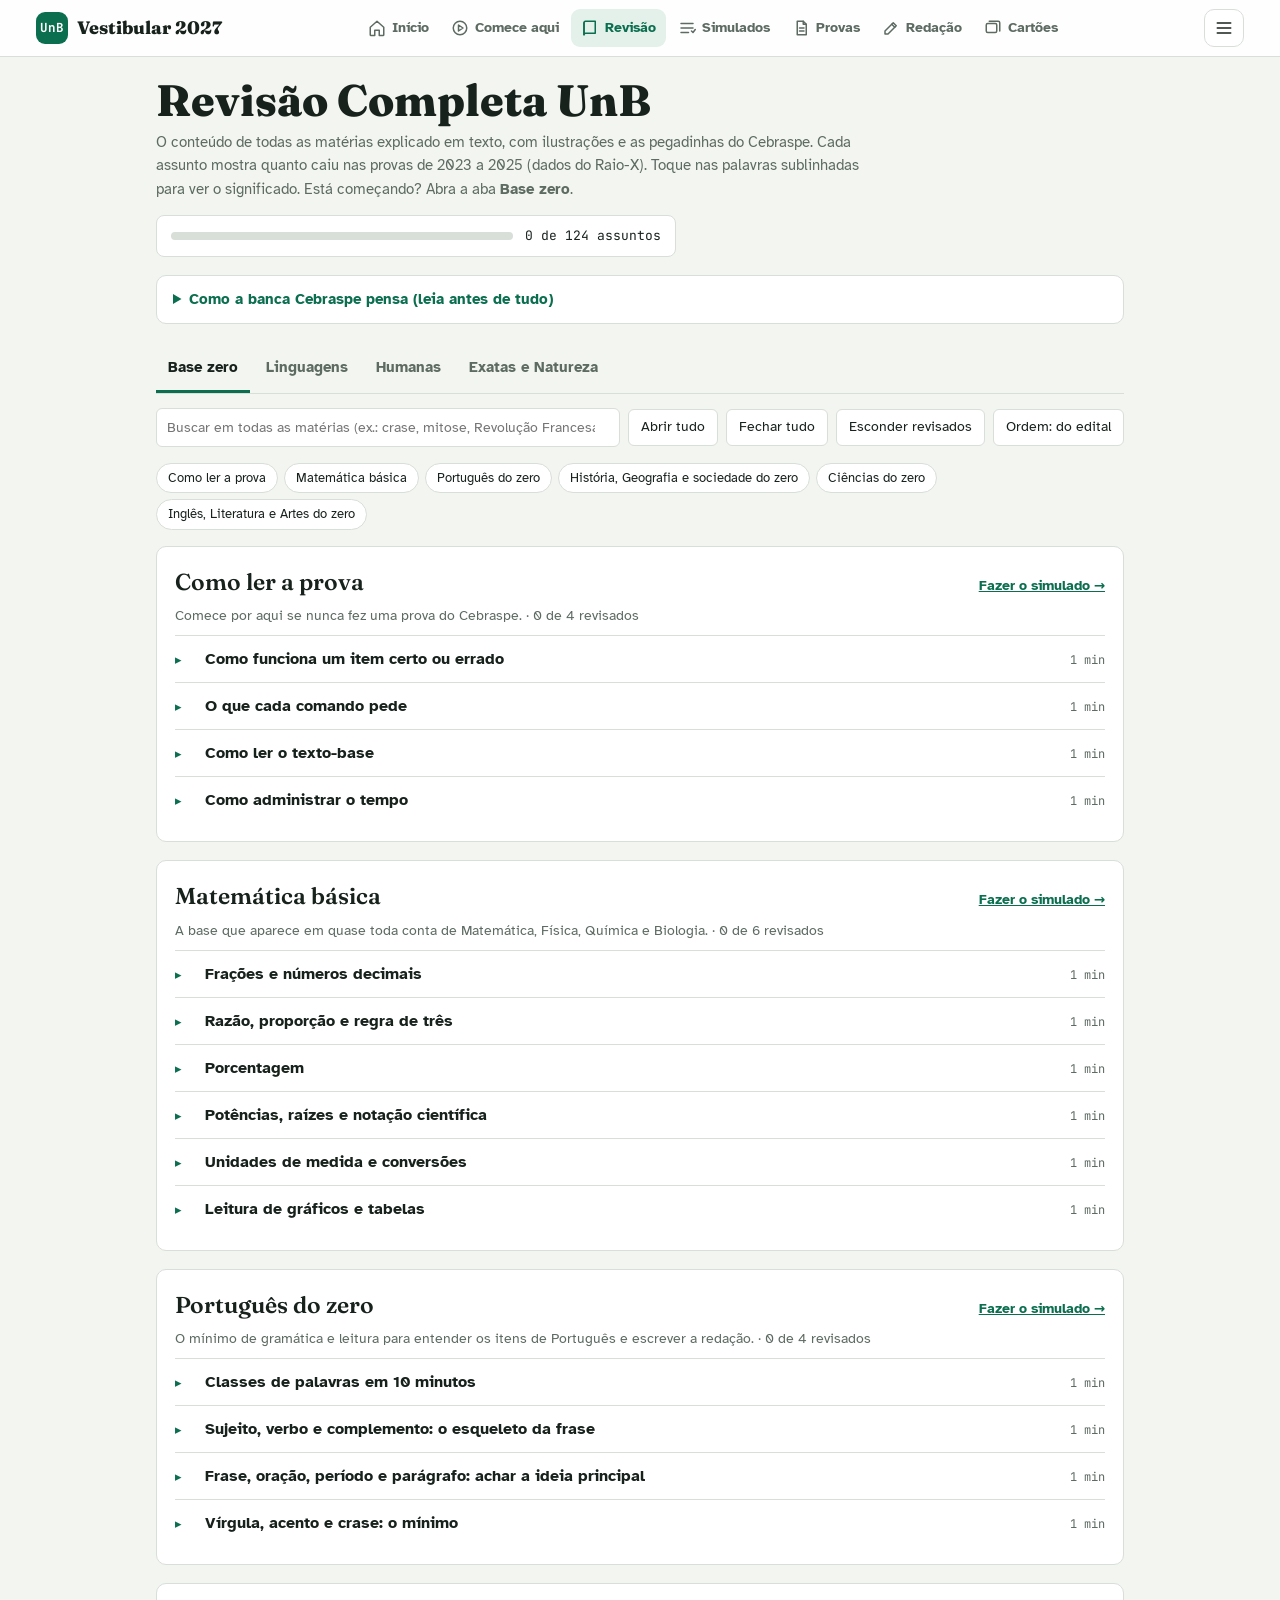
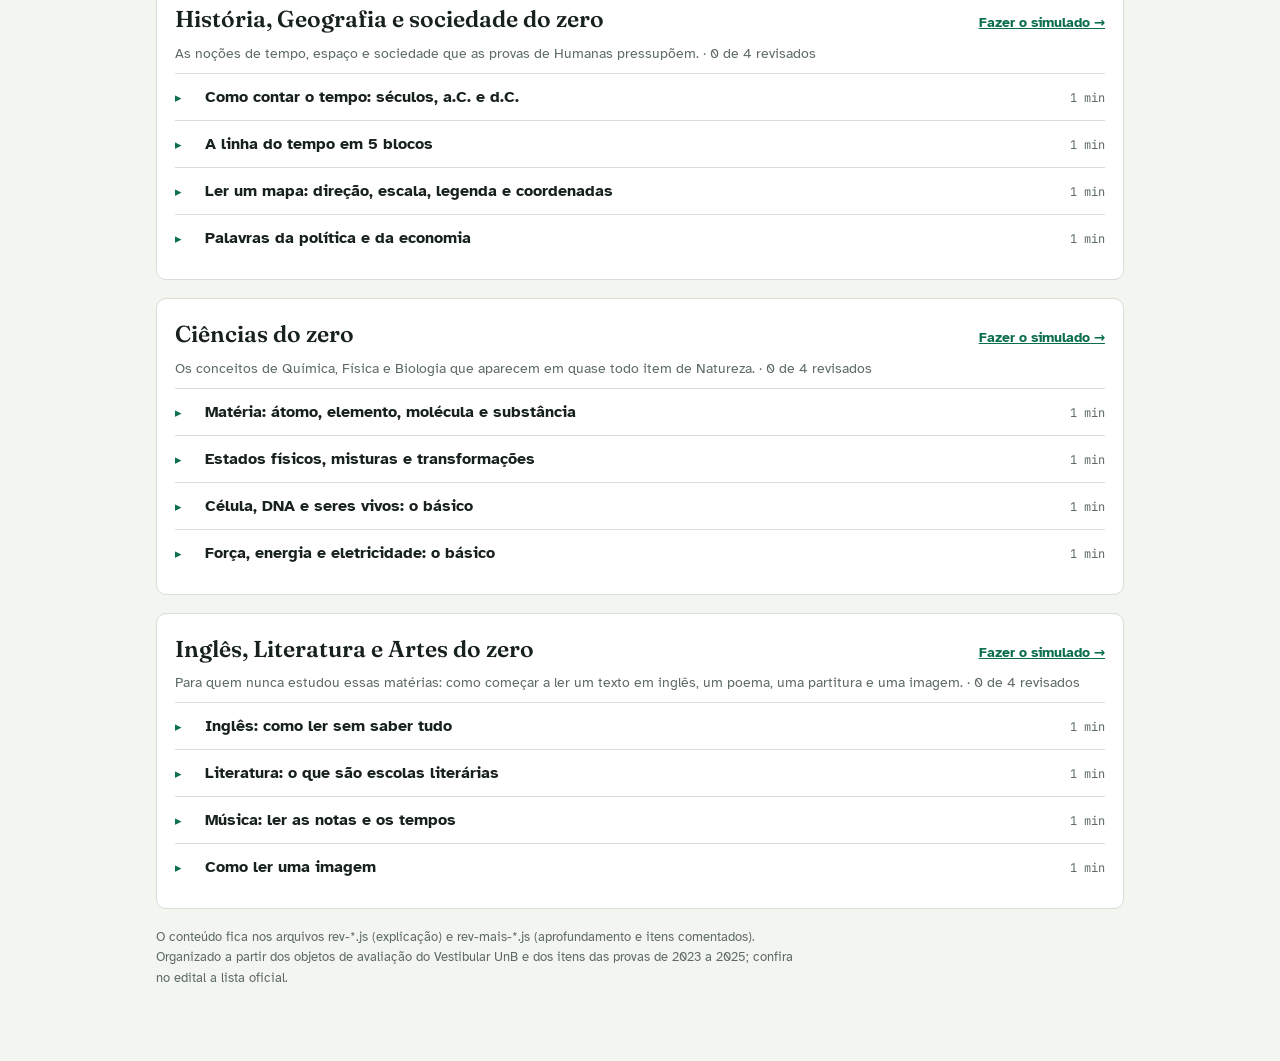
<file: revisao-completa.html>
<!doctype html>
<html lang="pt-BR">
<head>
<meta charset="utf-8">
<meta name="viewport" content="width=device-width, initial-scale=1, viewport-fit=cover">
<style>[hidden]{display:none!important}img{max-width:100%}</style>
<title>Revisão Completa UnB</title>
<link rel="preconnect" href="https://fonts.googleapis.com">
<link rel="manifest" href="manifest.webmanifest">
<link rel="icon" href="assets/icon.svg" type="image/svg+xml">
<meta name="theme-color" content="#0b6e4f">
<link rel="stylesheet" href="assets/site.css">
<link rel="stylesheet" href="https://fonts.googleapis.com/css2?family=Fraunces:opsz,wght@9..144,600;9..144,800&family=Atkinson+Hyperlegible:wght@400;700&family=JetBrains+Mono:wght@500&display=swap">
<style>
/* Layout: revisão de todo o conteúdo do edital. Abas por área, disciplinas como cartões, assuntos expansíveis com "saber" e "pegadinhas", marcação de revisado */
:root{
  --bg:#f3f5f1; --paper:#ffffff; --ink:#18221d; --muted:#5d6b63; --line:#d8ded8;
  --accent:#0b6e4f; --accent-soft:#e3f1ea; --hot:#b4442c; --warm:#a06d0c;
  --display:"Fraunces",Georgia,serif;
  --body:"Atkinson Hyperlegible",system-ui,sans-serif;
  --mono:"JetBrains Mono",ui-monospace,monospace;
}
@media (prefers-color-scheme:dark){:root:not([data-theme="light"]){
  --bg:#111814; --paper:#18211c; --ink:#e6ece8; --muted:#9aaaa1; --line:#2c3a33;
  --accent:#4fc79a; --accent-soft:#1b3328; --hot:#f08a72; --warm:#e3b350; color-scheme:dark}}
:root[data-theme="dark"]{
  --bg:#111814; --paper:#18211c; --ink:#e6ece8; --muted:#9aaaa1; --line:#2c3a33;
  --accent:#4fc79a; --accent-soft:#1b3328; --hot:#f08a72; --warm:#e3b350; color-scheme:dark}
*{box-sizing:border-box}
body{background:var(--bg);color:var(--ink);font-family:var(--body);font-size:15px;line-height:1.55;margin:0}
.wrap{max-width:1000px;margin:0 auto;padding-block:20px 60px;padding-left:max(16px,env(safe-area-inset-left,0px));padding-right:max(16px,env(safe-area-inset-right,0px))}
header h1{font-family:var(--display);font-weight:800;font-size:clamp(28px,5vw,44px);line-height:1.05;margin:0 0 8px;text-wrap:balance}
header p{color:var(--muted);max-width:72ch;margin:0}
.progress{display:flex;align-items:center;gap:12px;margin-top:14px;background:var(--paper);border:1px solid var(--line);border-radius:8px;padding:10px 14px;max-width:520px}
.progress .bar{flex:1;height:8px;background:var(--line);border-radius:4px;overflow:hidden}
.progress .bar b{display:block;height:100%;background:var(--accent);width:0}
.progress span{font-family:var(--mono);font-size:13px;white-space:nowrap}
nav.tabs{display:flex;flex-wrap:wrap;gap:4px;margin:22px 0 14px;border-bottom:1px solid var(--line)}
nav.tabs button{font:inherit;font-weight:700;background:none;border:0;border-bottom:3px solid transparent;color:var(--muted);padding:10px 12px;cursor:pointer}
nav.tabs button[aria-selected="true"]{color:var(--ink);border-color:var(--accent)}
button:focus-visible,summary:focus-visible,input:focus-visible{outline:2px solid var(--accent);outline-offset:2px}
.ctrl{display:flex;flex-wrap:wrap;gap:8px;align-items:center;margin-bottom:16px}
.ctrl input[type=search]{font:inherit;font-size:14px;border:1px solid var(--line);background:var(--paper);color:var(--ink);border-radius:6px;padding:8px 10px;flex:1;min-width:200px}
.ctrl button{font:inherit;font-size:13.5px;border:1px solid var(--line);background:var(--paper);color:var(--ink);border-radius:6px;padding:7px 12px;cursor:pointer}
.jump{display:flex;flex-wrap:wrap;gap:6px;margin-bottom:16px}
.jump a{font-size:13px;border:1px solid var(--line);background:var(--paper);color:var(--ink);border-radius:999px;padding:4px 11px;text-decoration:none}
.jump a:hover{border-color:var(--accent)}
.disc{background:var(--paper);border:1px solid var(--line);border-radius:10px;padding:18px;margin-bottom:18px;scroll-margin-top:12px}
.disc-h{display:flex;justify-content:space-between;align-items:baseline;gap:10px;flex-wrap:wrap;margin-bottom:6px}
.disc h2{font-family:var(--display);font-weight:600;font-size:23px;margin:0}
.disc-h a{font-size:13.5px;color:var(--accent);font-weight:700}
.disc .sub{color:var(--muted);font-size:13.5px;margin:0 0 8px}
details.t{border-top:1px solid var(--line)}
details.t summary{cursor:pointer;list-style:none;padding:11px 0;display:grid;grid-template-columns:22px minmax(0,1fr) auto;gap:8px;align-items:baseline}
details.t summary::-webkit-details-marker{display:none}
details.t summary .ar{color:var(--accent);font-size:13px}
details.t[open] summary .ar{transform:rotate(90deg);display:inline-block}
details.t summary b{font-size:15.5px}
details.t summary .tt{display:flex;flex-wrap:wrap;gap:4px 10px;align-items:baseline}
.rxline{font-size:13.5px;color:var(--muted);margin:0;background:var(--bg);border:1px solid var(--line);border-radius:8px;padding:8px 12px}
.rxline a{color:var(--accent)}
.trow{display:flex;flex-wrap:wrap;gap:10px;align-items:center;justify-content:space-between}
details.t summary small{font-size:12px;color:var(--muted);font-family:var(--mono)}
details.t.done summary b{color:var(--muted);text-decoration:line-through;text-decoration-color:var(--accent)}
.tb{display:flex;flex-direction:column;gap:14px;padding:0 0 16px 30px;max-width:78ch}
.exp{font-size:15.5px;line-height:1.65}
.exp p{margin:0 0 10px}
.exp ul{margin:0 0 10px;padding-left:20px}
.exp li{margin-bottom:5px}
.exp b{color:var(--ink)}
.traps{border-left:3px solid var(--hot);background:color-mix(in srgb,var(--hot) 7%,transparent);border-radius:0 8px 8px 0;padding:10px 14px}
@media (max-width:520px){.tb{padding-left:0}}
.tb h4{margin:0 0 6px;font-size:11.5px;text-transform:uppercase;letter-spacing:.07em;color:var(--muted)}
.tb ul{margin:0;padding-left:18px;font-size:14.5px}
.tb li{margin-bottom:6px}
.trap li::marker{content:"⚠ ";color:var(--hot)}
.tb .done-row{display:flex;gap:8px;align-items:center;font-size:14px;cursor:pointer}
.tb .done-row input{accent-color:var(--accent);width:16px;height:16px}
mark{background:color-mix(in srgb,var(--warm) 30%,transparent);color:inherit;border-radius:2px}
code,.f{font-family:var(--mono);font-size:13px}
details.banca{background:var(--paper);border:1px solid var(--line);border-radius:10px;padding:12px 16px;margin-top:18px}
details.banca summary{cursor:pointer;font-weight:700;color:var(--accent)}
details.banca ul{margin:10px 0 0;padding-left:20px;font-size:14.5px}
details.banca li{margin-bottom:5px}
.note{font-size:13px;color:var(--muted);margin-top:16px;max-width:80ch}
.voltar{max-width:1100px;margin:0 auto;padding:12px max(16px,env(safe-area-inset-left,0px)) 0;font-size:14px}.voltar a{color:var(--accent)}
/* aprofundamento e itens comentados */
.mais{font-size:15.5px;line-height:1.65;border-top:1px dashed var(--line);padding-top:12px}
.mais p{margin:0 0 10px}.mais ul,.mais ol{margin:0 0 10px;padding-left:20px}.mais li{margin-bottom:5px}.mais ul ul{margin:6px 0 0}
.mais>h4,.itens>h4{color:var(--accent)}
.itens{display:flex;flex-direction:column;gap:8px}
.itens details{background:var(--paper);border:1px solid var(--line);border-radius:8px;padding:9px 12px;font-size:14.5px}
.tb .itens details summary{cursor:pointer;list-style:none;line-height:1.5;display:block;padding:0}
.itens summary::-webkit-details-marker{display:none}
.itens summary::before{content:"Julgue: ";font-weight:700;color:var(--muted)}
.itens summary::after{content:" · toque para ver o gabarito";font-size:12.5px;color:var(--accent)}
.itens details[open] summary::after{content:""}
.itens .gab{margin:8px 0 0;padding-top:8px;border-top:1px solid var(--line)}
.itens .gab b.c{color:var(--ok,#0b7a3e)}.itens .gab b.e{color:var(--hot)}
</style>
</head>
<body>
<div class="wrap">
<header>
  <h1>Revisão Completa UnB</h1>
  <p>O conteúdo de todas as matérias explicado em texto, com ilustrações e as pegadinhas do Cebraspe. Cada assunto mostra quanto caiu nas provas de 2023 a 2025 (dados do Raio-X). Toque nas palavras sublinhadas para ver o significado. Está começando? Abra a aba <b>Base zero</b>.</p>
  <div class="progress"><div class="bar"><b id="pBar"></b></div><span id="pTxt">0 de 0 assuntos</span></div>
</header>

<details class="banca"><summary>Como a banca Cebraspe pensa (leia antes de tudo)</summary>
  <ul>
    <li><b>Palavras absolutas</b> como “sempre”, “nunca”, “apenas”, “exclusivamente” e “todos” costumam tornar o item errado.</li>
    <li><b>Meia verdade:</b> a primeira parte do item está certa e a justificativa depois do “pois” ou “porque” está errada.</li>
    <li><b>Troca de conceito:</b> verso branco por verso livre, utilitarismo atribuído a Kant, mitose por meiose.</li>
    <li><b>“Infere-se do texto”</b> pede só o que o texto sustenta, e não o que você sabe.</li>
    <li><b>Conta com unidade:</b> km/h e m/s, mL e L, kJ e J. Confira antes de marcar.</li>
    <li><b>Inversão de causa:</b> o item diz que A causa B quando é B que causa A.</li>
  </ul>
</details>
<nav class="tabs" role="tablist" id="tabs"></nav>
<div class="ctrl">
  <input type="search" id="q" placeholder="Buscar em todas as matérias (ex.: crase, mitose, Revolução Francesa)" aria-label="Buscar assunto">
  <button id="openAll">Abrir tudo</button>
  <button id="closeAll">Fechar tudo</button>
  <button id="hideDone" aria-pressed="false">Esconder revisados</button>
  <button id="sortPrio" aria-pressed="false">Ordem: do edital</button>
</div>
<div class="jump" id="jump"></div>
<div id="list"></div>
<p class="note">O conteúdo fica nos arquivos rev-*.js (explicação) e rev-mais-*.js (aprofundamento e itens comentados). Organizado a partir dos objetos de avaliação do Vestibular UnB e dos itens das provas de 2023 a 2025; confira no edital a lista oficial.</p>
</div>

<script src="assets/site.js"></script>
<script src="assets/figs.js"></script>
<script src="raiox-dados.js"></script>
<script src="rev-linguagens.js"></script>
<script src="rev-humanas.js"></script><script src="rev-comunicacao.js"></script>
<script src="rev-exatas.js"></script>
<script src="rev-base.js"></script>
<script src="rev-mais-linguagens.js"></script><script src="rev-mais-humanas.js"></script><script src="rev-mais-exatas.js"></script>
<script>
/* REV vem de rev-*.js: áreas → disciplinas → assuntos {t, exp (HTML), traps[]}.
   RX liga cada assunto aos grupos do Raio-X (raiox-dados.js) para mostrar quanto caiu. */
const RX={
 port:[["Interpretação de texto"],["Tipologia e gêneros textuais"],["Gramática e coesão"],["Gramática e coesão"],["Gramática e coesão"],["Gramática e coesão"],["Gramática e coesão"],["Gramática e coesão"],["Gramática e coesão"],["Gramática e coesão"],["Interpretação de texto"],["Interpretação de texto"],["Gramática e coesão"]],
 lit:[["Análise de poema"],["Escolas literárias"],["Escolas literárias"],["Escolas literárias"],["Escolas literárias"],["Escolas literárias"],["Escolas literárias"],["Autores contemporâneos, indígenas e negros"],["Escolas literárias"]],
 artes:[["Música e partitura"],["Música e partitura"],["Teatro"],["Artes visuais"],["Cinema, arquitetura e design"],["Artes visuais"]],
 hist:[["História geral"],["História geral"],["História geral"],["História geral"],["História geral"],["História do Brasil"],["História do Brasil"],["História do Brasil"],["História do Brasil"]],
 geo:[null,["Geografia ambiental e clima"],["Geografia ambiental e clima"],["Geografia ambiental e clima"],["Geografia ambiental e clima"],["População e migrações"],["Geografia econômica e urbana"],["Geografia econômica e urbana"],["População e migrações"]],
 filo:[["Conhecimento e mente"],["Filosofia política"],["Ética"],["Conhecimento e mente"]],
 soc:[["Trabalho e tecnologia"],["Cultura e identidade"],["Desigualdade e movimentos sociais"],["Trabalho e tecnologia"]],
 mat:[["Progressões e porcentagem"],["Estatística"],["Funções"],["Funções"],["Progressões e porcentagem"],["Probabilidade e combinatória"],["Geometria plana e espacial"],["Geometria plana e espacial"],["Geometria analítica","Trigonometria","Sistemas lineares e matrizes"]],
 fis:[["Mecânica"],["Mecânica"],["Energia e trabalho"],["Fluidos"],["Termodinâmica"],["Ondas e óptica"],["Eletricidade e circuitos","Eletromagnetismo"],["Radioatividade"]],
 qui:[["Ligações e geometria molecular"],["Ligações e geometria molecular"],["Ácido-base, soluções e estequiometria"],["Ácido-base, soluções e estequiometria"],["Termoquímica"],["Equilíbrio químico"],["Eletroquímica"],["Química orgânica"],null],
 bio:[["Biologia molecular e celular"],["Biologia molecular e celular"],["Biologia molecular e celular"],["Genética","Zoologia, evolução e classificação"],["Ecologia"],["Zoologia, evolução e classificação","Botânica"],["Fisiologia humana"]]
};
const RXT={};Object.values(DATA).flat().forEach(d=>d.topics.forEach(t=>RXT[t[0]]=t[2]));
function rxInfo(disc,i){const g=RX[disc]&&RX[disc][i];if(!g)return null;
  const v=[0,1,2].map(k=>g.reduce((a,n)=>a+(RXT[n]?RXT[n][k]:0),0));const tot=v[0]+v[1]+v[2];const pred=.2*v[0]+.3*v[1]+.5*v[2];
  const tier=pred>=6?["alta","prio-alta"]:pred>=3.5?["média","prio-media"]:["base","prio-base"];
  return {g,v,tot,pred,tier};}
const KEY="rev-completa";
function load(){try{return JSON.parse(localStorage.getItem(KEY)||"{}")}catch(e){return {}}}
function save(v){try{localStorage.setItem(KEY,JSON.stringify(v))}catch(e){}}
let st=load();let area=0;let hideDone=false;let byPrio=false;
try{byPrio=localStorage.getItem("rev-sort")==="prio"}catch(e){}
const TOTAL=REV.reduce((a,x)=>a+x.discs.reduce((b,d)=>b+d.topics.length,0),0);
const norm=s=>s.normalize("NFD").replace(/[\u0300-\u036f]/g,"").toLowerCase();
const strip=s=>s.replace(/<[^>]+>/g," ");
function hl(s,q){if(!q)return s;const ns=norm(s);const i=ns.indexOf(q);if(i<0)return s;return s.slice(0,i)+"<mark>"+s.slice(i,i+q.length)+"</mark>"+s.slice(i+q.length);}
document.getElementById("tabs").innerHTML=REV.map((a,i)=>`<button role="tab" data-a="${i}" aria-selected="${i===area}">${a.area}</button>`).join("");
function progress(){const n=Object.values(st).filter(Boolean).length;document.getElementById("pTxt").textContent=`${n} de ${TOTAL} assuntos`;document.getElementById("pBar").style.width=(n/TOTAL*100)+"%";}
function topicHTML(d,t,ti,q){const id=`${d.id}-${ti}`;const done=!!st[id];const rx=rxInfo(d.id,ti);
  const M=(window.REV_MAIS||{})[id];
  const words=strip(t.exp+(M?M.mais:"")).split(/\s+/).length;const figs=(window.FIG_FOR&&FIG_FOR[id])||[];
  return `<details class="t${done?" done":""}" id="t-${id}" ${q?"open":""}><summary><span class="ar">▸</span><span class="tt"><b>${hl(t.t,q)}</b>${rx?`<span class="prio ${rx.tier[1]}" title="Previsão pela média ponderada dos três anos">prioridade ${rx.tier[0]}</span>`:""}</span><small>${Math.max(1,Math.round(words/200))} min</small></summary>
   <div class="tb">${rx?`<p class="rxline">📊 No Raio-X, o grupo <b>${rx.g.join(" + ")}</b> teve ${rx.v[0]}, ${rx.v[1]} e ${rx.v[2]} itens em 2023, 2024 e 2025 (${rx.tot} no total). <a href="raio-x.html">Ver no Raio-X</a></p>`:""}
   ${figs.map(f=>`<figure data-fig="${f}"></figure>`).join("")}<div class="exp">${t.exp}</div>
   ${M?`<div class="mais exp"><h4>Aprofundando</h4>${M.mais}</div>`:""}
   ${M&&M.itens&&M.itens.length?`<div class="itens"><h4>Itens comentados no estilo Cebraspe</h4>${M.itens.map(([a,g,j])=>`<details><summary>${a}</summary><p class="gab"><b class="${g==="C"?"c":"e"}">${g==="C"?"Certo.":"Errado."}</b> ${j}</p></details>`).join("")}</div>`:""}
   <div class="traps"><h4>Pegadinhas da banca</h4><ul class="trap">${t.traps.map(x=>`<li>${hl(x,q)}</li>`).join("")}</ul></div>
   <div class="trow"><label class="done-row"><input type="checkbox" data-id="${id}" ${done?"checked":""}> Revisei este assunto</label><a class="study-link" href="simulados.html#${d.sim}">✍️ Treinar ${d.name} →</a></div></div></details>`;}
function render(){
  const q=norm(document.getElementById("q").value.trim());
  const areas=q?REV:[REV[area]];
  let html="",jump=[];
  areas.forEach(a=>a.discs.forEach(d=>{
    let list=d.topics.map((t,ti)=>({t,ti,rx:rxInfo(d.id,ti)}));
    if(byPrio)list.sort((x,y)=>(y.rx?y.rx.pred:-1)-(x.rx?x.rx.pred:-1));
    const items=list.map(({t,ti})=>{const id=`${d.id}-${ti}`;
      if(hideDone&&st[id])return "";
      const M=(window.REV_MAIS||{})[id];
      if(q&&!norm(t.t+" "+strip(t.exp)+" "+(M?strip(M.mais):"")+" "+t.traps.join(" ")+" "+d.name).includes(q))return "";
      return topicHTML(d,t,ti,q);}).join("");
    if(!items)return;
    const n=d.topics.filter((t,ti)=>st[`${d.id}-${ti}`]).length;
    jump.push(`<a href="#d-${d.id}">${d.name}</a>`);
    html+=`<section class="disc" id="d-${d.id}"><div class="disc-h"><h2>${d.name}</h2><a href="simulados.html#${d.sim}">Fazer o simulado →</a></div><p class="sub">${d.note} · ${n} de ${d.topics.length} revisados</p>${items}</section>`;
  }));
  document.getElementById("list").innerHTML=html||`<p class="sub">Nada encontrado para essa busca.</p>`;
  document.getElementById("jump").innerHTML=jump.join("");
  document.querySelectorAll("details.t[open]").forEach(prep);
  progress();
}
function prep(det){if(det.dataset.prep)return;det.dataset.prep=1;SITE.renderFigs(det);SITE.glossify(det.querySelectorAll(".exp"));}
document.getElementById("list").addEventListener("toggle",e=>{if(e.target.open)prep(e.target);},true);
document.getElementById("tabs").addEventListener("click",e=>{const b=e.target.closest("button");if(!b)return;area=+b.dataset.a;document.getElementById("q").value="";document.querySelectorAll("#tabs button").forEach(x=>x.setAttribute("aria-selected",x===b));render();});
document.getElementById("q").addEventListener("input",render);
document.getElementById("list").addEventListener("change",e=>{const id=e.target.dataset.id;if(!id)return;st[id]=e.target.checked;save(st);e.target.closest("details").classList.toggle("done",e.target.checked);progress();});
document.getElementById("openAll").onclick=()=>document.querySelectorAll("details.t").forEach(d=>d.open=true);
document.getElementById("closeAll").onclick=()=>document.querySelectorAll("details.t").forEach(d=>d.open=false);
document.getElementById("hideDone").onclick=e=>{hideDone=!hideDone;e.target.setAttribute("aria-pressed",hideDone);e.target.textContent=hideDone?"Mostrar revisados":"Esconder revisados";render();};
const sb=document.getElementById("sortPrio");
function sortLbl(){sb.setAttribute("aria-pressed",byPrio);sb.textContent=byPrio?"Ordem: mais cai primeiro":"Ordem: do edital";}
sb.onclick=()=>{byPrio=!byPrio;try{localStorage.setItem("rev-sort",byPrio?"prio":"edital")}catch(e){}sortLbl();render();};sortLbl();
/* links diretos: #port (disciplina) ou #t-port-3 (assunto) */
function go(){const h=decodeURIComponent(location.hash.slice(1));if(!h)return;
  const tid=h.startsWith("t-")?h.slice(2):null;const disc=tid?tid.replace(/-\d+$/,""):h.replace(/^d-/,"");
  const ai=REV.findIndex(a=>a.discs.some(d=>d.id===disc));
  if(ai>=0&&ai!==area&&!document.getElementById("q").value){area=ai;document.querySelectorAll("#tabs button").forEach((x,i)=>x.setAttribute("aria-selected",i===ai));render();}
  const el=document.getElementById(tid?"t-"+tid:"d-"+disc);if(!el)return;
  if(tid){el.open=true;prep(el);}
  setTimeout(()=>el.scrollIntoView({block:"start"}),30);}
render();go();window.addEventListener("hashchange",go);
</script>
</body>
</html>
</file>
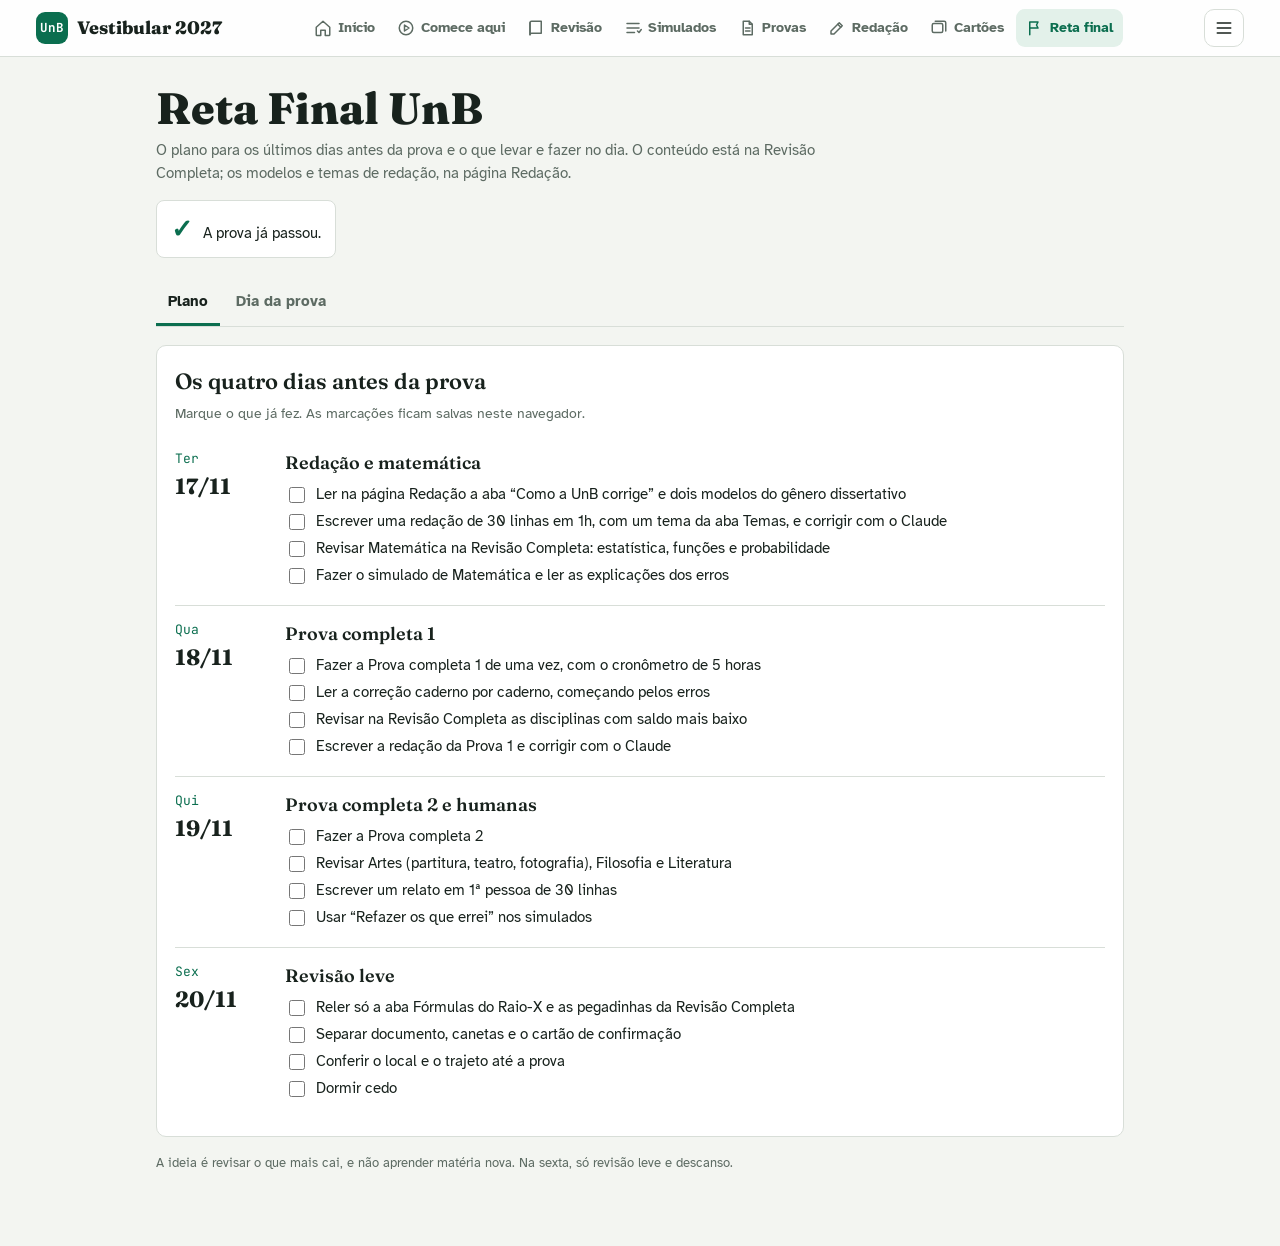
<file: revisao-final.html>
<!doctype html>
<html lang="pt-BR">
<head>
<meta charset="utf-8">
<meta name="viewport" content="width=device-width, initial-scale=1, viewport-fit=cover">
<style>[hidden]{display:none!important}img{max-width:100%}</style>
<title>Reta Final UnB</title>
<link rel="manifest" href="manifest.webmanifest">
<link rel="icon" href="assets/icon.svg" type="image/svg+xml">
<meta name="theme-color" content="#0b6e4f">
<link rel="stylesheet" href="assets/site.css">
<link rel="preconnect" href="https://fonts.googleapis.com">
<link rel="stylesheet" href="https://fonts.googleapis.com/css2?family=Fraunces:opsz,wght@9..144,600;9..144,800&family=Atkinson+Hyperlegible:wght@400;700&family=JetBrains+Mono:wght@500&family=Kalam:wght@400&display=swap">
<style>
/* Layout: mesma identidade do Raio-X (caderno Cebraspe). Abas: plano dos últimos dias e dia da prova */
:root{
  --bg:#f3f5f1; --paper:#ffffff; --ink:#18221d; --muted:#5d6b63; --line:#d8ded8;
  --accent:#0b6e4f; --accent-soft:#e3f1ea;
  --hot:#b4442c; --warm:#a06d0c; --cool:#43648a;
  --sheet:#fffdf6; --rule:#c9d6e3; --margin:#e3a3a3; --pen:#1d2f6b;
  --display:"Fraunces",Georgia,serif;
  --body:"Atkinson Hyperlegible",system-ui,sans-serif;
  --mono:"JetBrains Mono",ui-monospace,monospace;
  --hand:"Kalam","Segoe Print","Comic Sans MS",cursive;
}
@media (prefers-color-scheme:dark){:root:not([data-theme="light"]){
  --bg:#111814; --paper:#18211c; --ink:#e6ece8; --muted:#9aaaa1; --line:#2c3a33;
  --accent:#4fc79a; --accent-soft:#1b3328;
  --hot:#f08a72; --warm:#e3b350; --cool:#8fb3d6;
  --sheet:#1d2420; --rule:#33443d; --margin:#7a3d3d; --pen:#b9c8f5; color-scheme:dark}}
:root[data-theme="dark"]{
  --bg:#111814; --paper:#18211c; --ink:#e6ece8; --muted:#9aaaa1; --line:#2c3a33;
  --accent:#4fc79a; --accent-soft:#1b3328;
  --hot:#f08a72; --warm:#e3b350; --cool:#8fb3d6;
  --sheet:#1d2420; --rule:#33443d; --margin:#7a3d3d; --pen:#b9c8f5; color-scheme:dark}
*{box-sizing:border-box}
body{background:var(--bg);color:var(--ink);font-family:var(--body);font-size:15px;line-height:1.55;margin:0}
.wrap{max-width:1000px;margin:0 auto;padding-block:28px 60px;padding-left:max(16px,env(safe-area-inset-left,0px));padding-right:max(16px,env(safe-area-inset-right,0px))}
header h1{font-family:var(--display);font-weight:800;font-size:clamp(28px,5vw,44px);line-height:1.05;margin:0 0 8px;text-wrap:balance}
header p{color:var(--muted);max-width:70ch;margin:0}
.count{display:inline-flex;gap:10px;align-items:baseline;margin-top:14px;background:var(--paper);border:1px solid var(--line);border-radius:8px;padding:8px 14px}
.count b{font-family:var(--display);font-size:26px;color:var(--accent)}
nav.tabs{display:flex;flex-wrap:wrap;gap:4px;margin:22px 0 18px;border-bottom:1px solid var(--line)}
nav.tabs button{font:inherit;font-weight:700;background:none;border:0;border-bottom:3px solid transparent;color:var(--muted);padding:10px 12px;cursor:pointer}
nav.tabs button[aria-selected="true"]{color:var(--ink);border-color:var(--accent)}
button:focus-visible,summary:focus-visible,input:focus-visible{outline:2px solid var(--accent);outline-offset:2px}
.card{background:var(--paper);border:1px solid var(--line);border-radius:10px;padding:18px;min-width:0}
.card h2{font-family:var(--display);font-weight:600;font-size:22px;margin:0 0 6px}
h3{font-family:var(--display);font-weight:600;font-size:18px;margin:0 0 6px}
.sub{color:var(--muted);font-size:13.5px;margin:0 0 10px}
.stack{display:flex;flex-direction:column;gap:18px}
.grid2{display:grid;grid-template-columns:repeat(auto-fit,minmax(min(100%,300px),1fr));gap:18px}
ul.plain{margin:6px 0 0;padding-left:18px} ul.plain li{margin-bottom:6px}
.pill{display:inline-block;font-size:11px;font-weight:700;letter-spacing:.05em;text-transform:uppercase;border-radius:4px;padding:2px 7px;white-space:nowrap}
.p-hot{background:color-mix(in srgb,var(--hot) 15%,transparent);color:var(--hot)}
.p-warm{background:color-mix(in srgb,var(--warm) 17%,transparent);color:var(--warm)}
.p-cool{background:color-mix(in srgb,var(--cool) 17%,transparent);color:var(--cool)}
.note{font-size:13px;color:var(--muted);margin-top:16px;max-width:78ch}
/* plano */
.day{display:grid;grid-template-columns:96px minmax(0,1fr);gap:14px;border-top:1px solid var(--line);padding:14px 0}
.day:first-of-type{border-top:0}
.day .d{font-family:var(--mono);font-size:13px;color:var(--accent)}
.day .d b{display:block;font-family:var(--display);font-size:22px;color:var(--ink)}
.chk{display:flex;gap:8px;align-items:flex-start;margin:4px 0;font-size:14.5px;cursor:pointer}
.chk input{margin-top:4px;accent-color:var(--accent);width:16px;height:16px;flex:none}
.chk input:checked + span{color:var(--muted);text-decoration:line-through}
.voltar{max-width:1100px;margin:0 auto;padding:12px max(16px,env(safe-area-inset-left,0px)) 0;font-size:14px}.voltar a{color:var(--accent)}
</style>
</head>
<body>

<div class="wrap">
<header>
  <h1>Reta Final UnB</h1>
  <p>O plano para os últimos dias antes da prova e o que levar e fazer no dia. O conteúdo está na Revisão Completa; os modelos e temas de redação, na página Redação.</p>
  <div class="count" id="countdown"><b id="days">—</b><span id="daysLbl">dias para a prova (21 e 22 de novembro)</span></div>
</header>

<nav class="tabs" role="tablist">
  <button role="tab" data-tab="plano" aria-selected="true">Plano</button>
  <button role="tab" data-tab="dia" aria-selected="false">Dia da prova</button>
</nav>

<!-- PLANO -->
<section id="v-plano">
  <div class="card">
    <h2>Os quatro dias antes da prova</h2>
    <p class="sub">Marque o que já fez. As marcações ficam salvas neste navegador.</p>
    <div id="plan"></div>
  </div>
  <p class="note">A ideia é revisar o que mais cai, e não aprender matéria nova. Na sexta, só revisão leve e descanso.</p>
</section>







<!-- DIA -->
<section id="v-dia" hidden>
  <div class="grid2">
    <div class="card">
      <h2>Leve no dia</h2>
      <div id="bag"></div>
      <p class="note" style="margin-top:10px">Confira no cartão de confirmação o seu local e as regras exatas. O edital do Vestibular 2027 proíbe lápis, lapiseira, marca-texto e borracha. As provas começam às 13h (horário de Brasília) e duram cinco horas.</p>
    </div>
    <div class="card">
      <h2>Estratégia de prova</h2>
      <ul class="plain">
        <li><b>Leia o texto-base primeiro.</b> Muitos itens se resolvem só com ele.</li>
        <li><b>Faça duas passadas.</b> Na primeira, marque só o que tiver certeza. Na segunda, volte nos itens em que ficou em dúvida.</li>
        <li><b>Erro desconta.</b> Em certo/errado, um erro anula um acerto. Chute só quando estiver bem mais inclinado para um lado.</li>
        <li><b>Tipo B e tipo C:</b> confira no edital como cada um pontua antes de decidir se chuta.</li>
        <li><b>Reserve tempo para a folha de respostas.</b> Passe o gabarito com pelo menos 30 minutos de folga.</li>
        <li><b>Redação:</b> faça rascunho, conte as linhas e passe a limpo com letra legível. Não assine nem escreva seu nome no texto.</li>
        <li><b>Discursiva tipo D:</b> responda direto ao comando ("explique", "discorra") em até 10 linhas, usando o termo técnico certo.</li>
      </ul>
    </div>
    <div class="card">
      <h2>Na véspera</h2>
      <ul class="plain">
        <li>Durma cedo nas duas noites. A prova é longa e à tarde.</li>
        <li>Almoce leve antes de sair e leve água e um lanche em embalagem transparente.</li>
        <li>Saia com folga para chegar antes de os portões fecharem.</li>
        <li>Releia apenas a aba de fórmulas do Raio-X e um modelo de redação.</li>
      </ul>
    </div>
  </div>
</section>
</div>

<script src="assets/site.js"></script>
<script>
function load(k){try{return JSON.parse(localStorage.getItem(k)||"{}")}catch(e){return {}}}
function save(k,v){try{localStorage.setItem(k,JSON.stringify(v))}catch(e){}}

/* contagem */
(function(){
  const exam=new Date(2026,10,21);const now=new Date();now.setHours(0,0,0,0);
  const d=Math.round((exam-now)/86400000);
  const el=document.getElementById("days"),lb=document.getElementById("daysLbl");
  if(d>1){el.textContent=d;}
  else if(d===1){el.textContent="1";lb.textContent="dia para a prova (21 e 22 de novembro)";}
  else if(d>=-1){el.textContent="Hoje";lb.textContent="é dia de prova. Boa sorte!";}
  else{el.textContent="✓";lb.textContent="A prova já passou.";}
})();

/* plano */
const PLAN=[
 ["Ter","17/11","Redação e matemática",["Ler na página Redação a aba “Como a UnB corrige” e dois modelos do gênero dissertativo","Escrever uma redação de 30 linhas em 1h, com um tema da aba Temas, e corrigir com o Claude","Revisar Matemática na Revisão Completa: estatística, funções e probabilidade","Fazer o simulado de Matemática e ler as explicações dos erros"]],
 ["Qua","18/11","Prova completa 1",["Fazer a Prova completa 1 de uma vez, com o cronômetro de 5 horas","Ler a correção caderno por caderno, começando pelos erros","Revisar na Revisão Completa as disciplinas com saldo mais baixo","Escrever a redação da Prova 1 e corrigir com o Claude"]],
 ["Qui","19/11","Prova completa 2 e humanas",["Fazer a Prova completa 2","Revisar Artes (partitura, teatro, fotografia), Filosofia e Literatura","Escrever um relato em 1ª pessoa de 30 linhas","Usar “Refazer os que errei” nos simulados"]],
 ["Sex","20/11","Revisão leve",["Reler só a aba Fórmulas do Raio-X e as pegadinhas da Revisão Completa","Separar documento, canetas e o cartão de confirmação","Conferir o local e o trajeto até a prova","Dormir cedo"]]
];
const pst=load("rev-plan");
document.getElementById("plan").innerHTML=PLAN.map(([w,d,t,list],i)=>`<div class="day"><div class="d">${w}<b>${d}</b></div><div><h3>${t}</h3>${list.map((x,j)=>`<label class="chk"><input type="checkbox" id="p${i}_${j}" ${pst["p"+i+"_"+j]?"checked":""}><span>${x}</span></label>`).join("")}</div></div>`).join("");
document.getElementById("plan").addEventListener("change",e=>{if(e.target.type==="checkbox"){pst[e.target.id]=e.target.checked;save("rev-plan",pst);}});

/* dia */
const BAG=["Documento oficial original com foto","Caneta esferográfica de tinta preta, em corpo transparente (leve duas)","Água e lanche em embalagem transparente","Cartão de confirmação com o local da prova","Relógio analógico simples, se o edital permitir (o celular fica desligado e guardado)","Agasalho leve"];
const bst=load("rev-bag");
document.getElementById("bag").innerHTML=BAG.map((x,i)=>`<label class="chk"><input type="checkbox" id="b${i}" ${bst["b"+i]?"checked":""}><span>${x}</span></label>`).join("");
document.getElementById("bag").addEventListener("change",e=>{bst[e.target.id]=e.target.checked;save("rev-bag",bst);});

/* abas */
const V={plano:"v-plano",dia:"v-dia"};
document.querySelectorAll("nav.tabs button").forEach(b=>b.addEventListener("click",()=>{
  document.querySelectorAll("nav.tabs button").forEach(x=>x.setAttribute("aria-selected",x===b));
  Object.entries(V).forEach(([k,id])=>document.getElementById(id).hidden=k!==b.dataset.tab);
}));
</script>

</body>
</html>
</file>
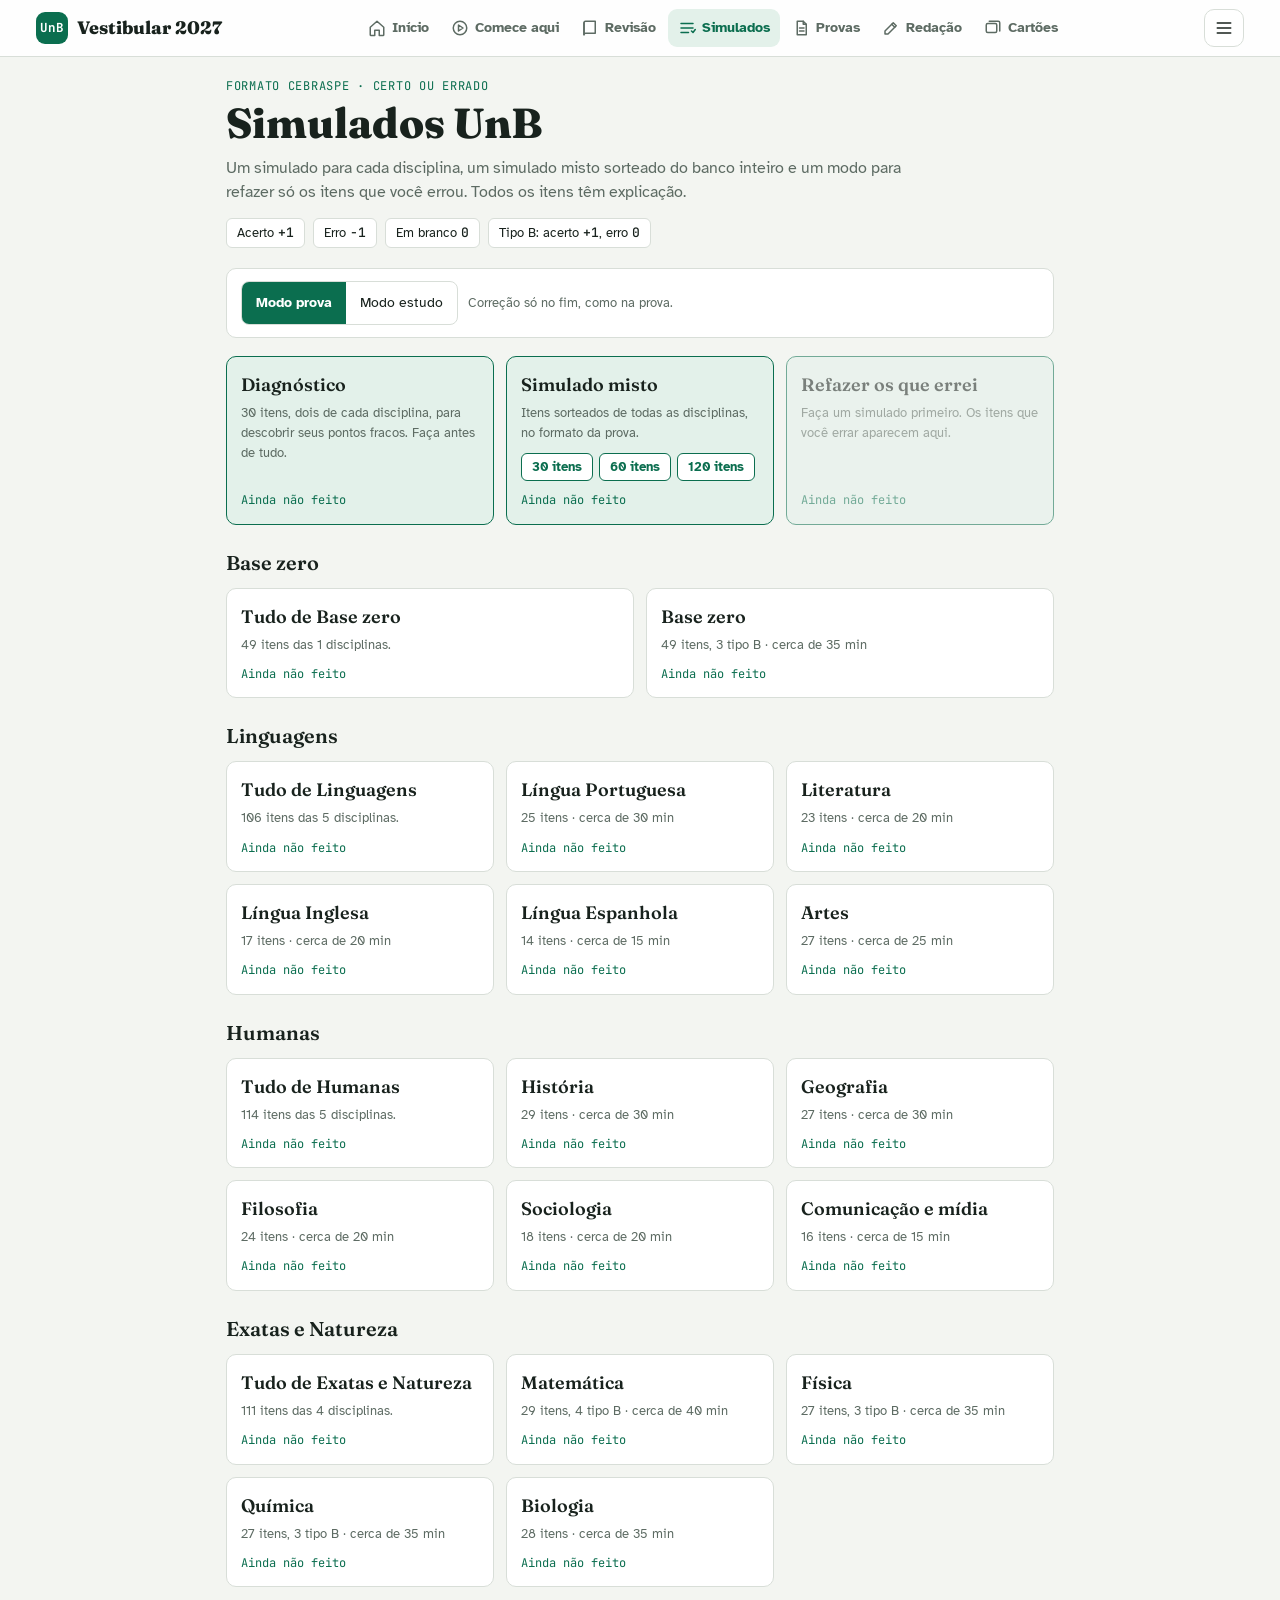
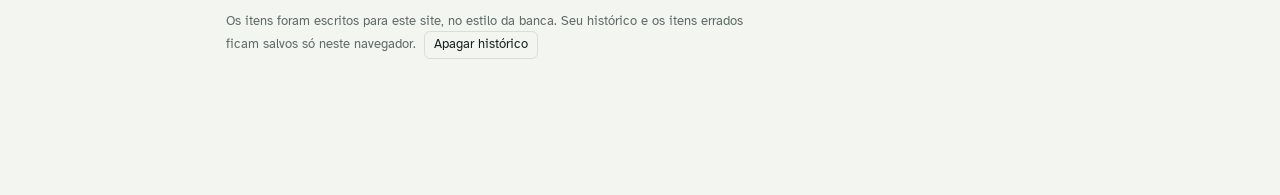
<file: simulados.html>
<!doctype html>
<html lang="pt-BR">
<head>
<meta charset="utf-8">
<meta name="viewport" content="width=device-width, initial-scale=1, viewport-fit=cover">
<style>[hidden]{display:none!important}img{max-width:100%}</style>
<title>Simulados UnB</title>
<link rel="preconnect" href="https://fonts.googleapis.com">
<link rel="manifest" href="manifest.webmanifest">
<link rel="icon" href="assets/icon.svg" type="image/svg+xml">
<meta name="theme-color" content="#0b6e4f">
<link rel="stylesheet" href="assets/site.css">
<link rel="stylesheet" href="https://fonts.googleapis.com/css2?family=Fraunces:opsz,wght@9..144,600;9..144,800&family=Atkinson+Hyperlegible:wght@400;700&family=JetBrains+Mono:wght@500&display=swap">
<style>
/* Layout: painel de simulados por disciplina + caderno Cebraspe com folha de respostas fixa embaixo, correção no fim ou item a item */
:root{
  --bg:#f3f5f1; --paper:#ffffff; --ink:#18221d; --muted:#5d6b63; --line:#d8ded8;
  --accent:#0b6e4f; --accent-soft:#e3f1ea;
  --ok:#0b7a3e; --bad:#b4442c; --blank:#7a7f7c; --warm:#a06d0c;
  --display:"Fraunces",Georgia,serif;
  --body:"Atkinson Hyperlegible",system-ui,sans-serif;
  --mono:"JetBrains Mono",ui-monospace,monospace;
}
@media (prefers-color-scheme:dark){:root:not([data-theme="light"]){
  --bg:#111814; --paper:#18211c; --ink:#e6ece8; --muted:#9aaaa1; --line:#2c3a33;
  --accent:#4fc79a; --accent-soft:#1b3328; --ok:#5fd38f; --bad:#f08a72; --blank:#9aa39e; --warm:#e3b350; color-scheme:dark}}
:root[data-theme="dark"]{
  --bg:#111814; --paper:#18211c; --ink:#e6ece8; --muted:#9aaaa1; --line:#2c3a33;
  --accent:#4fc79a; --accent-soft:#1b3328; --ok:#5fd38f; --bad:#f08a72; --blank:#9aa39e; --warm:#e3b350; color-scheme:dark}
*{box-sizing:border-box}
body{background:var(--bg);color:var(--ink);font-family:var(--body);font-size:15.5px;line-height:1.55;margin:0}
.wrap{max-width:860px;margin:0 auto;padding-block:20px 130px;padding-left:max(16px,env(safe-area-inset-left,0px));padding-right:max(16px,env(safe-area-inset-right,0px))}
.eyebrow{font-family:var(--mono);font-size:12px;color:var(--accent);letter-spacing:.06em;text-transform:uppercase}
h1{font-family:var(--display);font-weight:800;font-size:clamp(28px,5vw,42px);line-height:1.1;margin:4px 0 10px;text-wrap:balance}
.intro{color:var(--muted);margin:0 0 6px;max-width:68ch}
.rules{display:flex;flex-wrap:wrap;gap:8px;margin:14px 0 20px}
.rules span{font-size:13px;border:1px solid var(--line);background:var(--paper);border-radius:6px;padding:4px 10px}
.rules b{font-family:var(--mono);font-weight:500}
/* painel */
.mode{display:flex;flex-wrap:wrap;gap:10px;align-items:center;background:var(--paper);border:1px solid var(--line);border-radius:10px;padding:12px 14px;margin-bottom:18px}
.mode .seg{display:inline-flex;border:1px solid var(--line);border-radius:8px;overflow:hidden}
.mode .seg button{font:inherit;font-size:14px;background:none;border:0;padding:7px 14px;cursor:pointer;color:var(--ink)}
.mode .seg button[aria-pressed="true"]{background:var(--accent);color:var(--paper);font-weight:700}
.mode small{color:var(--muted);font-size:13px;flex:1;min-width:200px}
h2.sec{font-family:var(--display);font-weight:600;font-size:20px;margin:22px 0 10px}
.cards{display:grid;grid-template-columns:repeat(auto-fit,minmax(min(100%,240px),1fr));gap:12px}
.dcard{display:flex;flex-direction:column;gap:4px;background:var(--paper);border:1px solid var(--line);border-radius:10px;padding:14px;cursor:pointer;text-align:left;font:inherit;color:inherit}
.dcard:hover{border-color:var(--accent)}
.dcard b{font-family:var(--display);font-size:18px;font-weight:600}
.dcard span{font-size:13px;color:var(--muted)}
.dcard .st{font-family:var(--mono);font-size:12px;color:var(--accent);margin-top:auto;padding-top:6px}
.dcard.special{border-color:var(--accent);background:var(--accent-soft)}
.dcard[disabled]{opacity:.55;cursor:not-allowed}
.mixrow{display:flex;gap:6px;flex-wrap:wrap;margin-top:6px}
.mixrow button{font:inherit;font-size:13px;border:1px solid var(--accent);background:var(--paper);color:var(--accent);border-radius:6px;padding:3px 10px;cursor:pointer;font-weight:700}
/* caderno */
.block{background:var(--paper);border:1px solid var(--line);border-radius:10px;padding:20px;margin-bottom:20px}
.block h2{font-family:var(--display);font-weight:600;font-size:20px;margin:0 0 4px}
.disc{font-size:11.5px;text-transform:uppercase;letter-spacing:.07em;color:var(--muted);font-weight:700}
.texto{border-left:3px solid var(--accent);background:var(--accent-soft);padding:12px 14px;border-radius:0 6px 6px 0;margin:10px 0 6px;font-size:14.5px}
.texto p{margin:0 0 6px}
.texto cite{display:block;font-size:12.5px;color:var(--muted);font-style:normal;margin-top:6px}
.julgue{font-size:14px;color:var(--muted);margin:12px 0 4px;font-style:italic}
.item{display:grid;grid-template-columns:34px minmax(0,1fr);gap:10px;padding:12px 0;border-top:1px solid var(--line)}
.num{font-family:var(--mono);font-size:14px;color:var(--accent);padding-top:2px}
.item p{margin:0 0 8px}
.tipo{font-family:var(--mono);font-size:11px;color:var(--warm);border:1px solid currentColor;border-radius:4px;padding:0 5px;margin-right:6px}
.opts{display:flex;gap:6px;flex-wrap:wrap;align-items:center}
.opts label{display:inline-flex;align-items:center;gap:6px;border:1px solid var(--line);border-radius:6px;padding:4px 12px;cursor:pointer;font-size:14px;font-weight:700;user-select:none}
.opts input[type=radio]{position:absolute;opacity:0;pointer-events:none}
.opts label:has(input:checked){background:var(--accent);border-color:var(--accent);color:var(--paper)}
.opts label:has(input:focus-visible){outline:2px solid var(--accent);outline-offset:2px}
.opts label.blank-opt{font-weight:400;color:var(--muted)}
.opts label.blank-opt:has(input:checked){background:var(--line);border-color:var(--line);color:var(--ink)}
.opts input.numb{font:inherit;font-family:var(--mono);width:90px;border:1px solid var(--line);border-radius:6px;padding:5px 8px;background:var(--bg);color:var(--ink)}
.opts .hint{font-size:12.5px;color:var(--muted)}
.feedback{margin-top:8px;font-size:14px;border-radius:6px;padding:8px 10px;background:var(--bg)}
.feedback .tag{font-weight:700;margin-right:6px}
.r-ok .tag{color:var(--ok)} .r-bad .tag{color:var(--bad)} .r-blank .tag{color:var(--blank)}
.item.r-ok{box-shadow:inset 3px 0 0 var(--ok)} .item.r-bad{box-shadow:inset 3px 0 0 var(--bad)} .item.r-blank{box-shadow:inset 3px 0 0 var(--blank)}
.item.graded{padding-left:8px}
.bar{position:fixed;left:0;right:0;bottom:0;background:var(--paper);border-top:1px solid var(--line);padding-block:10px calc(10px + env(safe-area-inset-bottom,0px));padding-left:max(16px,env(safe-area-inset-left,0px));padding-right:max(16px,env(safe-area-inset-right,0px));z-index:5}
.bar-in{max-width:860px;margin:0 auto;display:flex;align-items:center;gap:12px;flex-wrap:wrap}
.prog{font-family:var(--mono);font-size:13px;color:var(--muted);flex:1;min-width:140px}
.prog i{display:block;height:4px;background:var(--line);border-radius:2px;margin-top:4px;overflow:hidden}
.prog i b{display:block;height:100%;background:var(--accent);width:0}
.timer{font-family:var(--mono);font-size:14px}
button.main{font:inherit;font-weight:700;background:var(--accent);color:var(--paper);border:0;border-radius:6px;padding:9px 16px;cursor:pointer}
button.ghost{font:inherit;font-size:14px;background:none;color:var(--ink);border:1px solid var(--line);border-radius:6px;padding:8px 14px;cursor:pointer}
button:focus-visible{outline:2px solid var(--accent);outline-offset:2px}
.confirm{font-size:14px;display:flex;gap:8px;align-items:center;flex-wrap:wrap}
#result{scroll-margin-top:20px}
.score{display:grid;grid-template-columns:repeat(auto-fit,minmax(min(100%,130px),1fr));gap:12px;margin:14px 0}
.score div{border:1px solid var(--line);border-radius:8px;padding:12px;background:var(--bg)}
.score .k{font-size:11.5px;text-transform:uppercase;letter-spacing:.06em;color:var(--muted);font-weight:700}
.score .v{font-family:var(--display);font-size:30px;font-weight:800;line-height:1.1}
.v.ok{color:var(--ok)} .v.bad{color:var(--bad)}
table{width:100%;border-collapse:collapse;font-variant-numeric:tabular-nums;min-width:420px}
.scroll{overflow-x:auto}
th,td{text-align:left;padding:7px 6px;border-bottom:1px solid var(--line)}
th{font-size:11px;text-transform:uppercase;letter-spacing:.06em;color:var(--muted)}
td.c{text-align:center;font-family:var(--mono);font-size:13px}
.verdict{font-size:15px;margin:10px 0 0}
.grid-ans{display:grid;grid-template-columns:repeat(auto-fill,minmax(34px,1fr));gap:4px;margin-top:12px}
.grid-ans a{display:block;text-align:center;font-family:var(--mono);font-size:12px;padding:5px 0;border-radius:4px;text-decoration:none;color:var(--paper)}
.g-ok{background:var(--ok)} .g-bad{background:var(--bad)} .g-blank{background:var(--blank)}
.top{display:flex;justify-content:space-between;align-items:center;gap:10px;flex-wrap:wrap;margin-bottom:6px}
.top a{color:var(--accent);font-size:14px}
.empty{color:var(--muted);font-size:14px}
@media (prefers-reduced-motion:no-preference){.prog i b{transition:width .2s}html{scroll-behavior:smooth}}
.voltar{max-width:1100px;margin:0 auto;padding:12px max(16px,env(safe-area-inset-left,0px)) 0;font-size:14px}.voltar a{color:var(--accent)}
</style>
</head>
<body>

<!-- PAINEL -->
<div class="wrap" id="home">
  <div class="eyebrow">Formato Cebraspe · certo ou errado</div>
  <h1>Simulados UnB</h1>
  <p class="intro">Um simulado para cada disciplina, um simulado misto sorteado do banco inteiro e um modo para refazer só os itens que você errou. Todos os itens têm explicação.</p>
  <div class="rules">
    <span>Acerto <b>+1</b></span><span>Erro <b>−1</b></span><span>Em branco <b>0</b></span><span>Tipo B: acerto <b>+1</b>, erro <b>0</b></span>
  </div>
  <div class="mode">
    <div class="seg" role="group" aria-label="Modo de correção">
      <button data-mode="prova" aria-pressed="true">Modo prova</button>
      <button data-mode="estudo" aria-pressed="false">Modo estudo</button>
    </div>
    <small id="modeTxt">Correção só no fim, como na prova.</small>
  </div>
  <div class="cards" id="specials"></div>
  <div id="areas"></div>
  <p class="intro" style="font-size:13px;margin-top:24px">Os itens foram escritos para este site, no estilo da banca. Seu histórico e os itens errados ficam salvos só neste navegador. <button class="ghost" id="wipe" style="font-size:12.5px;padding:3px 9px;margin-left:4px">Apagar histórico</button></p>
</div>

<!-- CADERNO -->
<div class="wrap" id="exam" hidden>
  <div class="top"><a href="#" id="back">← Todos os simulados</a><span class="eyebrow" id="exModeTag"></span></div>
  <h1 id="exTitle"></h1>
  <p class="intro" id="exIntro"></p>
  <form id="quiz" onsubmit="return false"></form>
  <section id="result" class="block" hidden></section>
</div>

<div class="bar" id="bar" hidden>
  <div class="bar-in">
    <div class="prog"><span id="progTxt"></span><i><b id="progBar"></b></i></div>
    <span class="timer" id="timer" aria-label="Tempo decorrido">00:00</span>
    <div id="actions" class="confirm"></div>
  </div>
</div>

<script src="assets/site.js"></script>
<script src="simulados-dados.js"></script>
<script src="rev-linguagens.js"></script><script src="rev-humanas.js"></script><script src="rev-comunicacao.js"></script><script src="rev-exatas.js"></script><script src="rev-base.js"></script>
<script>
function load(k,d){try{const v=localStorage.getItem(k);return v?JSON.parse(v):d}catch(e){return d}}
function save(k,v){try{localStorage.setItem(k,JSON.stringify(v))}catch(e){}}
const fmt=s=>String(Math.floor(s/60)).padStart(2,"0")+":"+String(s%60).padStart(2,"0");

/* índice plano de todos os itens, com id estável */
const ALL=[];
BANK.forEach(d=>d.blocks.forEach((b,bi)=>b.items.forEach((it,ii)=>{
  const B=!Array.isArray(it);
  ALL.push({id:`${d.id}-${bi}-${ii}`,disc:d.id,discName:d.name,area:d.area,bi,block:b,
    B,q:B?it.q:it[0],a:B?it.a:it[1],e:B?it.e:it[2]});
})));
const BYID=Object.fromEntries(ALL.map(x=>[x.id,x]));

let MODE=load("sim-mode","prova");
let HIST=load("sim-hist",{});      // {key:{tries,best,last}}
let ERR=load("sim-erros",{});      // {itemId:true}

/* diagnóstico: 2 itens fixos por disciplina (sem espanhol) */
/* diagnóstico: 2 itens por disciplina (sem espanhol) + 1 extra de Português e de Comunicação e mídia = 30 */
const DIAG=(()=>{const ids=[];BANK.filter(d=>d.id!=="espanhol").forEach(d=>{const its=ALL.filter(x=>x.disc===d.id);const ks=[Math.floor(its.length*.2),Math.floor(its.length*.7)];if(d.id==="portugues"||d.id==="midia")ks.push(Math.floor(its.length*.45));ks.forEach(k=>ids.push(its[k].id));});return ids;})();
/* ---------- painel ---------- */
function setMode(m){MODE=m;save("sim-mode",m);
  document.querySelectorAll(".seg button").forEach(b=>b.setAttribute("aria-pressed",b.dataset.mode===m));
  document.getElementById("modeTxt").textContent=m==="prova"?"Correção só no fim, como na prova.":"Cada item mostra o gabarito e a explicação assim que você responde.";}
document.querySelectorAll(".seg button").forEach(b=>b.addEventListener("click",()=>setMode(b.dataset.mode)));
function stat(key){const h=HIST[key];return h?`Melhor saldo ${h.best} · última vez ${h.last} · ${h.tries} tentativa${h.tries>1?"s":""}`:"Ainda não feito";}
function renderHome(){
  setMode(MODE);
  const nErr=Object.keys(ERR).filter(id=>BYID[id]).length;
  const dg=load("diag",null);
  document.getElementById("specials").innerHTML=`
   <button class="dcard special" data-go="diagnostico"><b>Diagnóstico</b><span>${DIAG.length} itens, dois de cada disciplina, para descobrir seus pontos fracos. Faça antes de tudo.</span><span class="st">${dg?"Feito em "+new Date(dg.date).toLocaleDateString("pt-BR"):"Ainda não feito"}</span></button>
   <div class="dcard special"><b>Simulado misto</b><span>Itens sorteados de todas as disciplinas, no formato da prova.</span>
     <div class="mixrow"><button data-mix="30">30 itens</button><button data-mix="60">60 itens</button><button data-mix="120">120 itens</button></div>
     <span class="st">${stat("misto")}</span></div>
   <button class="dcard special" data-go="erros" ${nErr?"":"disabled"}><b>Refazer os que errei</b><span>${nErr?`${nErr} ite${nErr>1?"ns":"m"} que você errou ou deixou em branco em simulados anteriores. Acertou, sai da lista.`:"Faça um simulado primeiro. Os itens que você errar aparecem aqui."}</span><span class="st">${stat("erros")}</span></button>`;
  const areas=[...new Set(BANK.map(d=>d.area))];
  document.getElementById("areas").innerHTML=areas.map(a=>{
    const ds=BANK.filter(d=>d.area===a);const n=ALL.filter(x=>x.area===a).length;
    return `<h2 class="sec">${a}</h2><div class="cards">
     <button class="dcard" data-go="area:${a}"><b>Tudo de ${a}</b><span>${n} itens das ${ds.length} disciplinas.</span><span class="st">${stat("area:"+a)}</span></button>
     ${ds.map(d=>{const n=ALL.filter(x=>x.disc===d.id).length;const nb=ALL.filter(x=>x.disc===d.id&&x.B).length;
       return `<button class="dcard" data-go="${d.id}"><b>${d.name}</b><span>${n} itens${nb?`, ${nb} tipo B`:""} · cerca de ${d.min} min</span><span class="st">${stat(d.id)}</span></button>`}).join("")}
    </div>`}).join("");
}
document.getElementById("home").addEventListener("click",e=>{
  const g=e.target.closest("[data-go]");if(g&&!g.disabled){location.hash=g.dataset.go;return;}
  const m=e.target.closest("[data-mix]");if(m){location.hash="misto-"+m.dataset.mix;}
});
document.getElementById("wipe").addEventListener("click",e=>{
  if(e.target.dataset.sure){HIST={};ERR={};save("sim-hist",HIST);save("sim-erros",ERR);
    Object.keys(localStorage).filter(k=>k.startsWith("sim-cur-")).forEach(k=>{try{localStorage.removeItem(k)}catch(_){}});
    e.target.textContent="Histórico apagado";delete e.target.dataset.sure;renderHome();}
  else{e.target.dataset.sure="1";e.target.textContent="Clique de novo para confirmar";}
});

/* ---------- caderno ---------- */
let CUR=null,ITEMS=[],state={},graded=false,start=0,tick=null;
function shuffle(a){for(let i=a.length-1;i>0;i--){const j=Math.floor(Math.random()*(i+1));[a[i],a[j]]=[a[j],a[i]];}return a;}
function buildSet(key){
  if(key.startsWith("misto-")){const n=+key.split("-")[1]||30;
    const saved=load("sim-cur-"+key,null);
    if(saved&&saved.ids&&!saved.done)return {title:`Simulado misto · ${n} itens`,intro:"Itens sorteados de todas as disciplinas. Para sortear outros, termine este e refaça.",ids:saved.ids,histKey:"misto"};
    return {title:`Simulado misto · ${n} itens`,intro:"Itens sorteados de todas as disciplinas. Para sortear outros, termine este e refaça.",ids:shuffle(ALL.map(x=>x.id)).slice(0,n),histKey:"misto"};}
  if(key==="diagnostico")return {title:"Diagnóstico",intro:"Dois itens de cada disciplina. Responda com sinceridade e deixe em branco o que não souber: o objetivo é descobrir onde você precisa estudar.",ids:DIAG,histKey:"diagnostico"};
  if(key==="erros"){const saved=load("sim-cur-erros",null);
    const ids=saved&&saved.ids&&!saved.done?saved.ids:Object.keys(ERR).filter(id=>BYID[id]);
    return {title:"Refazer os que errei",intro:"Só os itens que você errou ou deixou em branco. Cada acerto tira o item da lista.",ids,histKey:"erros"};}
  if(key.startsWith("area:")){const a=key.slice(5);return {title:a,intro:`Todos os itens de ${a}.`,ids:ALL.filter(x=>x.area===a).map(x=>x.id),histKey:key};}
  const d=BANK.find(x=>x.id===key);if(!d)return null;
  return {title:d.name,intro:`São ${ALL.filter(x=>x.disc===key).length} itens. Tempo sugerido: ${d.min} minutos.`,ids:ALL.filter(x=>x.disc===key).map(x=>x.id),histKey:key};
}
function startExam(key){
  const set=buildSet(key);if(!set||!set.ids.length){location.hash="";return;}
  CUR={key,...set};
  /* ordena por disciplina/bloco para manter textos juntos */
  const order=Object.fromEntries(ALL.map((x,i)=>[x.id,i]));
  const ids=key.startsWith("misto-")?set.ids.slice().sort((a,b)=>order[a]-order[b]):set.ids.slice().sort((a,b)=>order[a]-order[b]);
  ITEMS=ids.map(id=>BYID[id]).filter(Boolean);
  state=load("sim-cur-"+key,{});if(state.done){state={};}state.duv=state.duv||{};
  state.ids=set.ids;save("sim-cur-"+key,state);
  graded=false;
  document.getElementById("home").hidden=true;document.getElementById("exam").hidden=false;document.getElementById("bar").hidden=false;
  document.getElementById("exTitle").textContent=set.title;document.getElementById("exIntro").textContent=set.intro;
  document.getElementById("exModeTag").textContent=MODE==="prova"?"Modo prova":"Modo estudo";
  const r=document.getElementById("result");r.hidden=true;r.innerHTML="";
  /* agrupa em blocos */
  let html="",lastKey="",n=0;
  ITEMS.forEach(it=>{
    const bk=it.disc+"-"+it.bi;
    if(bk!==lastKey){if(lastKey)html+="</section>";lastKey=bk;
      html+=`<section class="block"><div class="disc">${it.discName}</div><h2>${it.block.title}</h2>${it.block.texto?`<div class="texto">${it.block.texto}</div><p class="julgue">Com base no texto, julgue os itens a seguir.</p>`:`<p class="julgue">Julgue os itens a seguir.</p>`}`;}
    n++;it.n=n;
    html+=`<div class="item" id="i${n}"><span class="num">${n}</span><div><p>${it.B?`<span class="tipo">TIPO B</span>`:""}${it.q}</p>`+
     (it.B?`<div class="opts"><input class="numb" type="number" min="0" max="999" step="1" inputmode="numeric" name="q${n}" aria-label="Resposta do item ${n}"><span class="hint">Valor inteiro de 0 a 999. Deixe vazio para não responder.</span>${MODE==="estudo"?`<button type="button" class="ghost" data-check="${n}" style="padding:4px 10px;font-size:13px">Conferir</button>`:""}</div>`
          :`<div class="opts" role="radiogroup" aria-label="Item ${n}"><label><input type="radio" name="q${n}" value="C">Certo</label><label><input type="radio" name="q${n}" value="E">Errado</label><label class="blank-opt"><input type="radio" name="q${n}" value="">Em branco</label></div>`)+
     `<button type="button" class="duv" data-duv="${it.id}" aria-pressed="${state.duv&&state.duv[it.id]?"true":"false"}">Marcar dúvida</button><div class="fb"></div></div></div>`;
  });
  html+="</section>";
  const form=document.getElementById("quiz");form.innerHTML=html;
  /* restaura respostas */
  if(state.ans){ITEMS.forEach(it=>{const v=state.ans[it.id];if(v==null)return;
    if(it.B){form.querySelector(`[name="q${it.n}"]`).value=v;}else{const el=form.querySelector(`input[name="q${it.n}"][value="${v}"]`);if(el)el.checked=true;}});}
  if(MODE==="estudo"){ITEMS.forEach(it=>{const v=state.ans&&state.ans[it.id];if(v!=null&&v!=="")markOne(it,v,false);});}
  start=Date.now()-(state.elapsed||0)*1000;
  clearInterval(tick);tick=setInterval(()=>{if(graded)return;const s=Math.floor((Date.now()-start)/1000);document.getElementById("timer").textContent=fmt(s);state.elapsed=s;if(s%5===0)save("sim-cur-"+CUR.key,state);},1000);
  setActions("start");updateProg();window.scrollTo({top:0});
}
function answers(){const o={};const form=document.getElementById("quiz");ITEMS.forEach(it=>{
  if(it.B){const v=form.querySelector(`[name="q${it.n}"]`).value.trim();o[it.id]=v===""?null:v;}
  else{const c=form.querySelector(`input[name="q${it.n}"]:checked`);o[it.id]=c&&c.value?c.value:null;}});return o;}
function updateProg(){const a=answers();const done=Object.values(a).filter(v=>v!=null).length;
  document.getElementById("progTxt").textContent=`${done} de ${ITEMS.length} respondidos`;
  document.getElementById("progBar").style.width=(done/ITEMS.length*100)+"%";}
function verdictOf(it,v){if(v==null||v==="")return "blank";if(it.B)return Number(v)===it.a?"ok":"bad";return v===it.a?"ok":"bad";}
function markOne(it,v,lock){
  const el=document.getElementById("i"+it.n);const r=verdictOf(it,v);
  const cls="r-"+r;const tag=r==="ok"?"Acertou":r==="bad"?"Errou":"Em branco";
  el.classList.remove("r-ok","r-bad","r-blank");el.classList.add(cls,"graded");it.cls=cls;
  const gab=it.B?`resposta: ${it.a}`:`gabarito: ${it.a==="C"?"Certo":"Errado"}`;
  el.querySelector(".fb").innerHTML=`<div class="feedback ${cls}"><span class="tag">${tag} · ${gab}.</span>${it.e}<br>${SITE.studyLink(it.disc,it.q+" "+it.e)}</div>`;
  if(lock)el.querySelectorAll("input,button").forEach(i=>i.disabled=true);
  return r;
}
const form=document.getElementById("quiz");
form.addEventListener("input",e=>{if(graded)return;state.ans=answers();save("sim-cur-"+CUR.key,state);updateProg();
  if(MODE==="estudo"&&e.target.type==="radio"){const n=+e.target.name.slice(1);const it=ITEMS[n-1];if(e.target.value)markOne(it,e.target.value,true);}});
form.addEventListener("click",e=>{const d=e.target.closest("[data-duv]");if(d){if(d.disabled)return;const on=d.getAttribute("aria-pressed")!=="true";d.setAttribute("aria-pressed",on);if(on)state.duv[d.dataset.duv]=true;else delete state.duv[d.dataset.duv];save("sim-cur-"+CUR.key,state);return;}
  const b=e.target.closest("[data-check]");if(!b)return;const it=ITEMS[+b.dataset.check-1];const v=form.querySelector(`[name="q${it.n}"]`).value.trim();if(v==="")return;markOne(it,v,true);});

const actions=document.getElementById("actions");
function setActions(s){
  if(s==="start"){actions.innerHTML=`<button type="button" class="main" id="finish">Corrigir simulado</button>`;document.getElementById("finish").onclick=()=>setActions("confirm");}
  else if(s==="confirm"){const blank=Object.values(answers()).filter(v=>v==null).length;
    actions.innerHTML=`<span>${blank?`${blank} em branco. `:""}Corrigir agora?</span><button type="button" class="main" id="yes">Sim, corrigir</button><button type="button" class="ghost" id="no">Voltar</button>`;
    document.getElementById("yes").onclick=grade;document.getElementById("no").onclick=()=>setActions("start");}
  else if(s==="done"){actions.innerHTML=`<button type="button" class="ghost" id="redo">Refazer</button><button type="button" class="ghost" id="wrongOnly">Refazer os que errei</button><button type="button" class="main" id="toRes">Ver resultado</button>`;
    document.getElementById("toRes").onclick=()=>document.getElementById("result").scrollIntoView();
    document.getElementById("redo").onclick=()=>{save("sim-cur-"+CUR.key,{});startExam(CUR.key);};
    const wo=document.getElementById("wrongOnly");if(!Object.keys(ERR).length)wo.disabled=true;wo.onclick=()=>{save("sim-cur-erros",{});location.hash="erros";if(CUR.key==="erros")startExam("erros");};}
}
function grade(){
  graded=true;const secs=Math.floor((Date.now()-start)/1000);const a=answers();
  let ok=0,bad=0,blank=0,bOk=0;const per={};
  ITEMS.forEach(it=>{const v=a[it.id];const r=markOne(it,v,true);
    const p=per[it.discName]=per[it.discName]||{ok:0,bad:0,blank:0,tot:0,net:0};p.tot++;
    if(r==="ok"){ok++;p.ok++;p.net++;delete ERR[it.id];}
    else if(r==="bad"){bad++;p.bad++;if(!it.B)p.net--;ERR[it.id]=true;}
    else{blank++;p.blank++;ERR[it.id]=true;}});
  const badCE=ITEMS.filter(it=>!it.B&&it.cls==="r-bad").length;
  const net=ok-badCE;const pct=Math.round(net/ITEMS.length*100);
  save("sim-erros",ERR);
  const h=HIST[CUR.histKey]||{tries:0,best:-Infinity,last:0};h.tries++;h.last=net;h.best=Math.max(h.best,net);HIST[CUR.histKey]=h;save("sim-hist",HIST);
  state.done=true;save("sim-cur-"+CUR.key,state);
  const verdict=pct>=70?"Excelente. Esse saldo coloca você em boa posição para cursos concorridos.":pct>=50?"Bom resultado. Revise os itens que errou: cada erro custou dois pontos de saldo.":pct>=25?"Resultado razoável. Os erros estão pesando, então deixe em branco quando estiver em dúvida.":"Os erros estão anulando os acertos. Leia as explicações, revise o conteúdo e só marque o que tiver certeza.";
  /* itens marcados com dúvida */
  const dv=ITEMS.filter(it=>state.duv&&state.duv[it.id]&&a[it.id]!=null);
  let duvHTML="";
  if(dv.length){const dok=dv.filter(it=>it.cls==="r-ok").length,dbad=dv.filter(it=>it.cls==="r-bad"&&!it.B).length,dnet=dok-dbad;
    duvHTML=`<div class="duv-box"><b>Itens que você marcou com dúvida e respondeu: ${dv.length}.</b> Acertou ${dok} e errou ${dv.filter(it=>it.cls==="r-bad").length}. ${dnet>0?`O chute <b>rendeu ${dnet} ponto${dnet>1?"s":""}</b>: nesses itens você estava mais certo do que achava.`:dnet<0?`O chute <b>custou ${-dnet} ponto${dnet<-1?"s":""}</b>: se tivesse deixado esses itens em branco, seu saldo seria ${net-dnet} em vez de ${net}.`:"O chute empatou: não ganhou nem perdeu."} <a href="comece.html#chute" style="color:var(--accent)">Quando vale a pena chutar?</a></div>`;}
  /* diagnóstico: guarda e mostra pontos fracos */
  let diagHTML="";
  if(CUR.key==="diagnostico"){const per2={};ITEMS.forEach(it=>{const p=per2[it.disc]=per2[it.disc]||{name:it.discName,ok:0,bad:0,tot:0};p.tot++;if(it.cls==="r-ok")p.ok++;if(it.cls==="r-bad")p.bad++;});
    save("diag",{date:Date.now(),per:per2});
    const weak=Object.entries(per2).sort((x,y)=>(x[1].ok-x[1].bad)/x[1].tot-(y[1].ok-y[1].bad)/y[1].tot).slice(0,5);
    diagHTML=`<h3 style="font-family:var(--display);font-size:20px;margin:18px 0 6px">Seus pontos fracos</h3><p style="font-size:14px;margin:0 0 8px">Comece a estudar por estas disciplinas, nesta ordem:</p><ol style="padding-left:20px">${weak.map(([id,p])=>`<li style="margin-bottom:6px"><b>${p.name}</b> (${p.ok} de ${p.tot}) · <a href="revisao-completa.html#${SITE.REVKEY[id]}" style="color:var(--accent)">estudar</a> · <a href="simulados.html#${id}" style="color:var(--accent)">treinar</a></li>`).join("")}</ol><p style="font-size:14px">O resultado aparece no painel da página inicial e no seu roteiro em <a href="comece.html" style="color:var(--accent)">Comece aqui</a>.</p>`;}
  const r=document.getElementById("result");r.hidden=false;
  r.innerHTML=`<div class="disc">Resultado final</div><h2 style="font-family:var(--display);font-size:26px;margin:0">Saldo de ${net} em ${ITEMS.length} itens</h2>
   <div class="score">
    <div><div class="k">Acertos</div><div class="v ok">${ok}</div></div>
    <div><div class="k">Erros</div><div class="v bad">${bad}</div></div>
    <div><div class="k">Em branco</div><div class="v">${blank}</div></div>
    <div><div class="k">Saldo</div><div class="v">${net}</div></div>
    <div><div class="k">Aproveitamento</div><div class="v">${pct}%</div></div>
    <div><div class="k">Tempo</div><div class="v" style="font-size:24px">${fmt(secs)}</div></div>
   </div>
   <p class="verdict">${verdict}</p>${duvHTML}${diagHTML}
   <div class="grid-ans" aria-label="Mapa dos itens">${ITEMS.map(it=>`<a href="#i${it.n}" class="${it.cls.replace("r-","g-")}" data-jump="${it.n}">${it.n}</a>`).join("")}</div>
   <h3 style="font-family:var(--display);font-size:18px;margin:20px 0 6px">Por disciplina</h3>
   <div class="scroll"><table><thead><tr><th>Disciplina</th><th>Itens</th><th>Acertos</th><th>Erros</th><th>Branco</th><th>Saldo</th></tr></thead><tbody>
   ${Object.entries(per).map(([d,p])=>`<tr><td>${d}</td><td class="c">${p.tot}</td><td class="c">${p.ok}</td><td class="c">${p.bad}</td><td class="c">${p.blank}</td><td class="c"><b>${p.net}</b></td></tr>`).join("")}
   </tbody></table></div>
   <p style="font-size:13.5px;color:var(--muted);margin-top:14px">Toque em um número do mapa para ir ao item e ler a explicação. Os itens errados e em branco foram para a lista <b>Refazer os que errei</b>. Para revisar o conteúdo, abra a <a href="revisao-completa.html" style="color:var(--accent)">Revisão Completa</a>.</p>`;
  setActions("done");r.scrollIntoView();
}
document.getElementById("result").addEventListener("click",e=>{const a=e.target.closest("[data-jump]");if(!a)return;e.preventDefault();document.getElementById("i"+a.dataset.jump).scrollIntoView({block:"center"});});
document.getElementById("back").addEventListener("click",e=>{e.preventDefault();location.hash="";});

/* ---------- rotas ---------- */
function route(){
  const h=decodeURIComponent(location.hash.slice(1));
  if(!h){clearInterval(tick);document.getElementById("exam").hidden=true;document.getElementById("bar").hidden=true;document.getElementById("home").hidden=false;HIST=load("sim-hist",{});ERR=load("sim-erros",{});renderHome();window.scrollTo({top:0});return;}
  if(/^i\d+$/.test(h))return; /* âncoras do mapa */
  startExam(h);
}
window.addEventListener("hashchange",route);route();
</script>
</body>
</html>
</file>
<file: assets/site.css>
/* Estilos compartilhados por todas as páginas. Usa os tokens de cor que cada página define em :root
   (--bg, --paper, --ink, --muted, --line, --accent, --accent-soft). */
html{-webkit-text-size-adjust:100%}
body{text-rendering:optimizeLegibility}
.voltar{display:none!important}

/* ---------- cabeçalho ----------
   Computador: marca + páginas com nome + conta + menu. Tablet: só ícones. Celular (até 860px):
   cabeçalho com o nome da página e conta; navegação na barra inferior (4 atalhos + Menu). */
.site-head{position:sticky;top:0;z-index:30;background:color-mix(in srgb,var(--paper) 90%,transparent);backdrop-filter:saturate(1.4) blur(10px);-webkit-backdrop-filter:saturate(1.4) blur(10px);border-bottom:1px solid var(--line)}
.site-head .in{max-width:1240px;margin:0 auto;height:56px;display:flex;align-items:center;gap:12px;padding:0 max(16px,env(safe-area-inset-right,0px)) 0 max(16px,env(safe-area-inset-left,0px))}
.site-head .brand{display:flex;align-items:center;gap:9px;font-family:var(--display,Georgia,serif);font-weight:800;font-size:18px;color:var(--ink);text-decoration:none;white-space:nowrap;flex:none}
.site-head .brand i{display:grid;place-items:center;width:32px;height:32px;border-radius:9px;background:var(--accent);color:var(--paper);font-style:normal;font-family:var(--mono,monospace);font-size:12.5px;font-weight:700}
.page-name{display:none}
.site-nav{display:flex;gap:2px;flex:1;min-width:0;justify-content:center;overflow-x:auto;scrollbar-width:none}
.site-nav::-webkit-scrollbar{display:none}
.site-nav a{display:flex;align-items:center;gap:6px;padding:8px 10px;border-radius:9px;color:var(--muted);text-decoration:none;font-size:14px;font-weight:700;white-space:nowrap}
.site-nav a svg{width:18px;height:18px;flex:none}
.site-nav a:hover{background:var(--accent-soft);color:var(--ink)}
.site-nav a[aria-current="page"]{background:var(--accent-soft);color:var(--accent)}
.site-nav a.extra:not([aria-current]){display:none}
.site-tools{display:flex;gap:6px;align-items:center;flex:none}
.acct-btn{display:flex;align-items:center;gap:7px;height:38px;padding:0 13px 0 8px;border:1px solid var(--line);border-radius:999px;background:var(--paper);color:var(--ink);font:inherit;font-size:14px;font-weight:700;cursor:pointer}
.acct-btn svg{width:19px;height:19px}
.acct-btn i{display:grid;place-items:center;width:26px;height:26px;border-radius:50%;background:var(--muted);color:var(--paper);font-style:normal;font-size:13px}
.acct-btn.on i{background:var(--accent);box-shadow:0 0 0 2px var(--paper),0 0 0 3.5px var(--accent)}
.acct-btn span{text-transform:capitalize}
.menu-btn{display:grid;place-items:center;width:40px;height:38px;border:1px solid var(--line);border-radius:10px;background:var(--paper);color:var(--ink);cursor:pointer}
.menu-btn svg{width:20px;height:20px}
.acct-btn:hover,.menu-btn:hover{border-color:var(--accent)}
@media (max-width:1180px){.site-nav a span{display:none}.site-nav a[aria-current="page"] span{display:inline}.site-head .brand span{display:none}}
@media (max-width:860px){
  .site-nav,.menu-btn{display:none}
  .page-name{display:block;flex:1;min-width:0;font-family:var(--display,Georgia,serif);font-weight:800;font-size:19px;color:var(--ink);white-space:nowrap;overflow:hidden;text-overflow:ellipsis}
  .acct-btn{padding:0;width:40px;justify-content:center}.acct-btn span{display:none}
  body{padding-bottom:calc(66px + env(safe-area-inset-bottom,0px))}
}
/* barra inferior (celular) */
.site-tabbar{display:none;position:fixed;left:0;right:0;bottom:0;z-index:35;grid-template-columns:repeat(5,1fr);gap:2px;background:color-mix(in srgb,var(--paper) 94%,transparent);backdrop-filter:saturate(1.4) blur(10px);-webkit-backdrop-filter:saturate(1.4) blur(10px);border-top:1px solid var(--line);padding:5px max(6px,env(safe-area-inset-left,0px)) calc(5px + env(safe-area-inset-bottom,0px)) max(6px,env(safe-area-inset-right,0px))}
.site-tabbar a,.site-tabbar button{display:flex;flex-direction:column;align-items:center;justify-content:center;gap:3px;min-height:52px;padding:4px 2px;border-radius:12px;border:0;background:none;font:inherit;font-size:11.5px;font-weight:700;color:var(--muted);text-decoration:none;cursor:pointer}
.site-tabbar svg{width:23px;height:23px}
.site-tabbar [aria-current="page"]{color:var(--accent);background:var(--accent-soft)}
@media (max-width:860px){.site-tabbar{display:grid}}
/* nas telas de prova e simulado, a barra de respostas ocupa o rodapé */
.pg-prova:has(#bar:not([hidden])) .site-tabbar,.pg-simulados:has(#bar:not([hidden])) .site-tabbar{display:none}
@media (max-width:860px){.pg-prova:has(#bar:not([hidden])),.pg-simulados:has(#bar:not([hidden])){padding-bottom:0}}
/* gaveta do menu: lateral no computador, de baixo para cima no celular */
html.no-scroll{overflow:hidden}
.site-drawer{position:fixed;inset:0;z-index:50;background:rgba(10,16,13,.45);display:flex;justify-content:flex-end}
.site-drawer[hidden]{display:none}
.dr-panel{width:min(400px,100%);height:100%;overflow:auto;background:var(--bg);color:var(--ink);padding:14px 18px calc(22px + env(safe-area-inset-bottom,0px));display:flex;flex-direction:column;gap:16px;box-shadow:-12px 0 40px rgba(0,0,0,.2);animation:drIn .18s ease-out}
@keyframes drIn{from{transform:translateX(24px);opacity:0}}
@keyframes drUp{from{transform:translateY(30px);opacity:0}}
@media (max-width:860px){.site-drawer{align-items:flex-end}.dr-panel{width:100%;height:auto;max-height:88vh;border-radius:20px 20px 0 0;animation:drUp .2s ease-out}}
.dr-head{display:flex;align-items:center;justify-content:space-between;gap:10px}
.dr-head b{font-family:var(--display,Georgia,serif);font-size:23px}
.dr-x{display:grid;place-items:center;width:42px;height:42px;border:1px solid var(--line);border-radius:12px;background:var(--paper);color:var(--ink);cursor:pointer}
.dr-x svg{width:20px;height:20px}
.dr-grid{display:grid;grid-template-columns:repeat(3,1fr);gap:8px}
.dr-grid a{display:flex;flex-direction:column;align-items:center;justify-content:center;gap:7px;min-height:84px;padding:12px 6px;border:1px solid var(--line);border-radius:14px;background:var(--paper);color:var(--ink);text-decoration:none;font-size:13.5px;font-weight:700;text-align:center;line-height:1.2}
.dr-grid a svg{width:25px;height:25px;color:var(--accent)}
.dr-grid a[aria-current="page"]{border-color:var(--accent);background:var(--accent-soft);color:var(--accent)}
.dr-row{display:flex;align-items:center;justify-content:space-between;gap:10px;flex-wrap:wrap;font-weight:700;font-size:15px}
.seg{display:inline-flex;border:1px solid var(--line);border-radius:12px;overflow:hidden;background:var(--paper)}
.seg button{font:inherit;font-size:14px;font-weight:700;border:0;background:none;color:var(--ink);padding:0 14px;min-height:42px;cursor:pointer}
.seg button+button{border-left:1px solid var(--line)}
.seg button[aria-pressed="true"]{background:var(--accent);color:var(--paper)}
.seg output{display:grid;place-items:center;min-width:56px;font-family:var(--mono,monospace);font-size:13px;color:var(--muted);border-left:1px solid var(--line);border-right:1px solid var(--line)}
.dr-acct{display:flex;align-items:center;gap:10px;width:100%;min-height:52px;padding:0 16px;border:1px solid var(--accent);border-radius:14px;background:var(--accent-soft);color:var(--accent);font:inherit;font-size:15px;font-weight:700;cursor:pointer;text-transform:none}
.dr-acct svg{width:22px;height:22px}
/* janela da conta */
.acct-modal{position:fixed;inset:0;z-index:60;background:rgba(10,16,13,.5);display:grid;place-items:center;padding:16px}
.am-panel{width:min(460px,100%);max-height:calc(100vh - 32px);overflow:auto;background:var(--bg);color:var(--ink);border-radius:18px;padding:16px 18px 20px;display:flex;flex-direction:column;gap:12px;font-size:15.5px;line-height:1.5;box-shadow:0 20px 60px rgba(0,0,0,.3)}
.am-panel p{margin:0}
.am-form label{display:flex;flex-direction:column;gap:5px;font-weight:700;font-size:14px;margin-bottom:12px}
.am-form input,.am-code textarea{font:inherit;font-size:16px;padding:11px 12px;border:1px solid var(--line);border-radius:10px;background:var(--paper);color:var(--ink);width:100%;box-sizing:border-box}
.am-form input:focus,.am-code textarea:focus{outline:2px solid var(--accent);outline-offset:1px}
.am-code textarea{font-family:var(--mono,monospace);font-size:12px;margin-top:8px;resize:vertical}
.am-row{display:flex;gap:8px;flex-wrap:wrap}
.am-btn{font:inherit;font-weight:700;font-size:15px;border:1px solid var(--accent);border-radius:12px;padding:0 18px;min-height:46px;background:var(--accent);color:var(--paper);cursor:pointer}
.am-btn.ghost{background:var(--paper);color:var(--ink);border-color:var(--line)}
.am-err{color:#b4442c;margin:0 0 10px!important;font-size:14px;min-height:1.2em}
.am-state{font-family:var(--mono,monospace);font-size:13px;color:var(--muted);background:var(--paper);border:1px solid var(--line);border-radius:8px;padding:7px 10px}
.am-code{border-top:1px solid var(--line);padding-top:12px;font-size:14.5px}
.am-code summary{cursor:pointer;font-weight:700;color:var(--accent)}
.am-code p{margin:8px 0!important;color:var(--muted)}
@media print{.site-head,.site-tabbar,.site-drawer,.acct-modal{display:none!important}body{padding-bottom:0!important}}

/* ---------- glossário ---------- */
.gl{border-bottom:1.5px dotted var(--accent);cursor:help;text-decoration:none;color:inherit;background:none;font:inherit;padding:0}
.gl-pop{position:absolute;z-index:40;max-width:min(320px,calc(100vw - 24px));background:var(--paper);color:var(--ink);border:1px solid var(--accent);border-radius:10px;padding:10px 12px;font-size:14px;line-height:1.5;box-shadow:0 8px 24px rgba(0,0,0,.18)}
.gl-pop b{display:block;color:var(--accent);margin-bottom:2px}

/* ---------- figuras ---------- */
figure.fig{margin:6px 0 16px;background:var(--bg);border:1px solid var(--line);border-radius:10px;padding:12px}
figure.fig svg{display:block;width:100%;height:auto;max-height:340px;color:var(--ink);font-family:var(--body,system-ui,sans-serif)}
figure.fig figcaption{font-size:13px;color:var(--muted);margin-top:8px}

/* ---------- componentes comuns ---------- */
.study-link{display:inline-flex;align-items:center;gap:6px;margin-top:8px;font-size:13.5px;font-weight:700;color:var(--accent);text-decoration:none;border:1px solid var(--accent);border-radius:999px;padding:3px 11px;background:var(--paper)}
.study-link:hover{background:var(--accent-soft)}
.duv{font:inherit;font-size:12.5px;border:1px dashed var(--line);background:none;color:var(--muted);border-radius:6px;padding:3px 9px;cursor:pointer;margin-left:auto}
.duv[aria-pressed="true"]{border-style:solid;border-color:#c48a12;color:#a06d0c;background:color-mix(in srgb,#e3b350 18%,transparent);font-weight:700}
.duv-box{border-left:3px solid #c48a12;background:color-mix(in srgb,#e3b350 12%,transparent);border-radius:0 8px 8px 0;padding:10px 14px;margin:12px 0;font-size:14.5px}
.prio{display:inline-block;font-size:11px;font-weight:700;letter-spacing:.04em;text-transform:uppercase;border-radius:4px;padding:2px 7px;white-space:nowrap}
.prio-alta{background:color-mix(in srgb,#b4442c 15%,transparent);color:#b4442c}
.prio-media{background:color-mix(in srgb,#a06d0c 17%,transparent);color:#a06d0c}
.prio-base{background:color-mix(in srgb,#43648a 17%,transparent);color:#43648a}
@media (prefers-color-scheme:dark){:root:not([data-theme="light"]) .prio-alta{color:#f08a72}:root:not([data-theme="light"]) .prio-media{color:#e3b350}:root:not([data-theme="light"]) .prio-base{color:#8fb3d6}}

/* ---------- ajustes gerais de leitura e celular (valem para todas as páginas) ---------- */
html{scroll-padding-top:72px}
body{-webkit-tap-highlight-color:transparent}
img,video,canvas{max-width:100%;height:auto}
:focus-visible{outline:2px solid var(--accent);outline-offset:2px}
::selection{background:color-mix(in srgb,var(--accent) 26%,transparent)}
/* abas internas das páginas: uma linha que rola para o lado, em vez de quebrar em várias linhas */
nav.tabs,nav.ctabs{flex-wrap:nowrap!important;overflow-x:auto;scrollbar-width:none;-webkit-overflow-scrolling:touch;overscroll-behavior-x:contain}
nav.tabs::-webkit-scrollbar,nav.ctabs::-webkit-scrollbar{display:none}
nav.tabs button,nav.ctabs button{flex:none;white-space:nowrap}
nav.ctabs{top:56px!important}
@media (max-width:640px){
  input,select,textarea{font-size:16px!important}  /* evita o zoom automático do iPhone ao tocar no campo */
  h1{line-height:1.12}
  table{font-size:14px}
}
@media (pointer:coarse){
  nav.tabs button,nav.ctabs button,.ctrl button,.ctrl select{min-height:44px}
  .study-link{min-height:36px}
}
</file>
